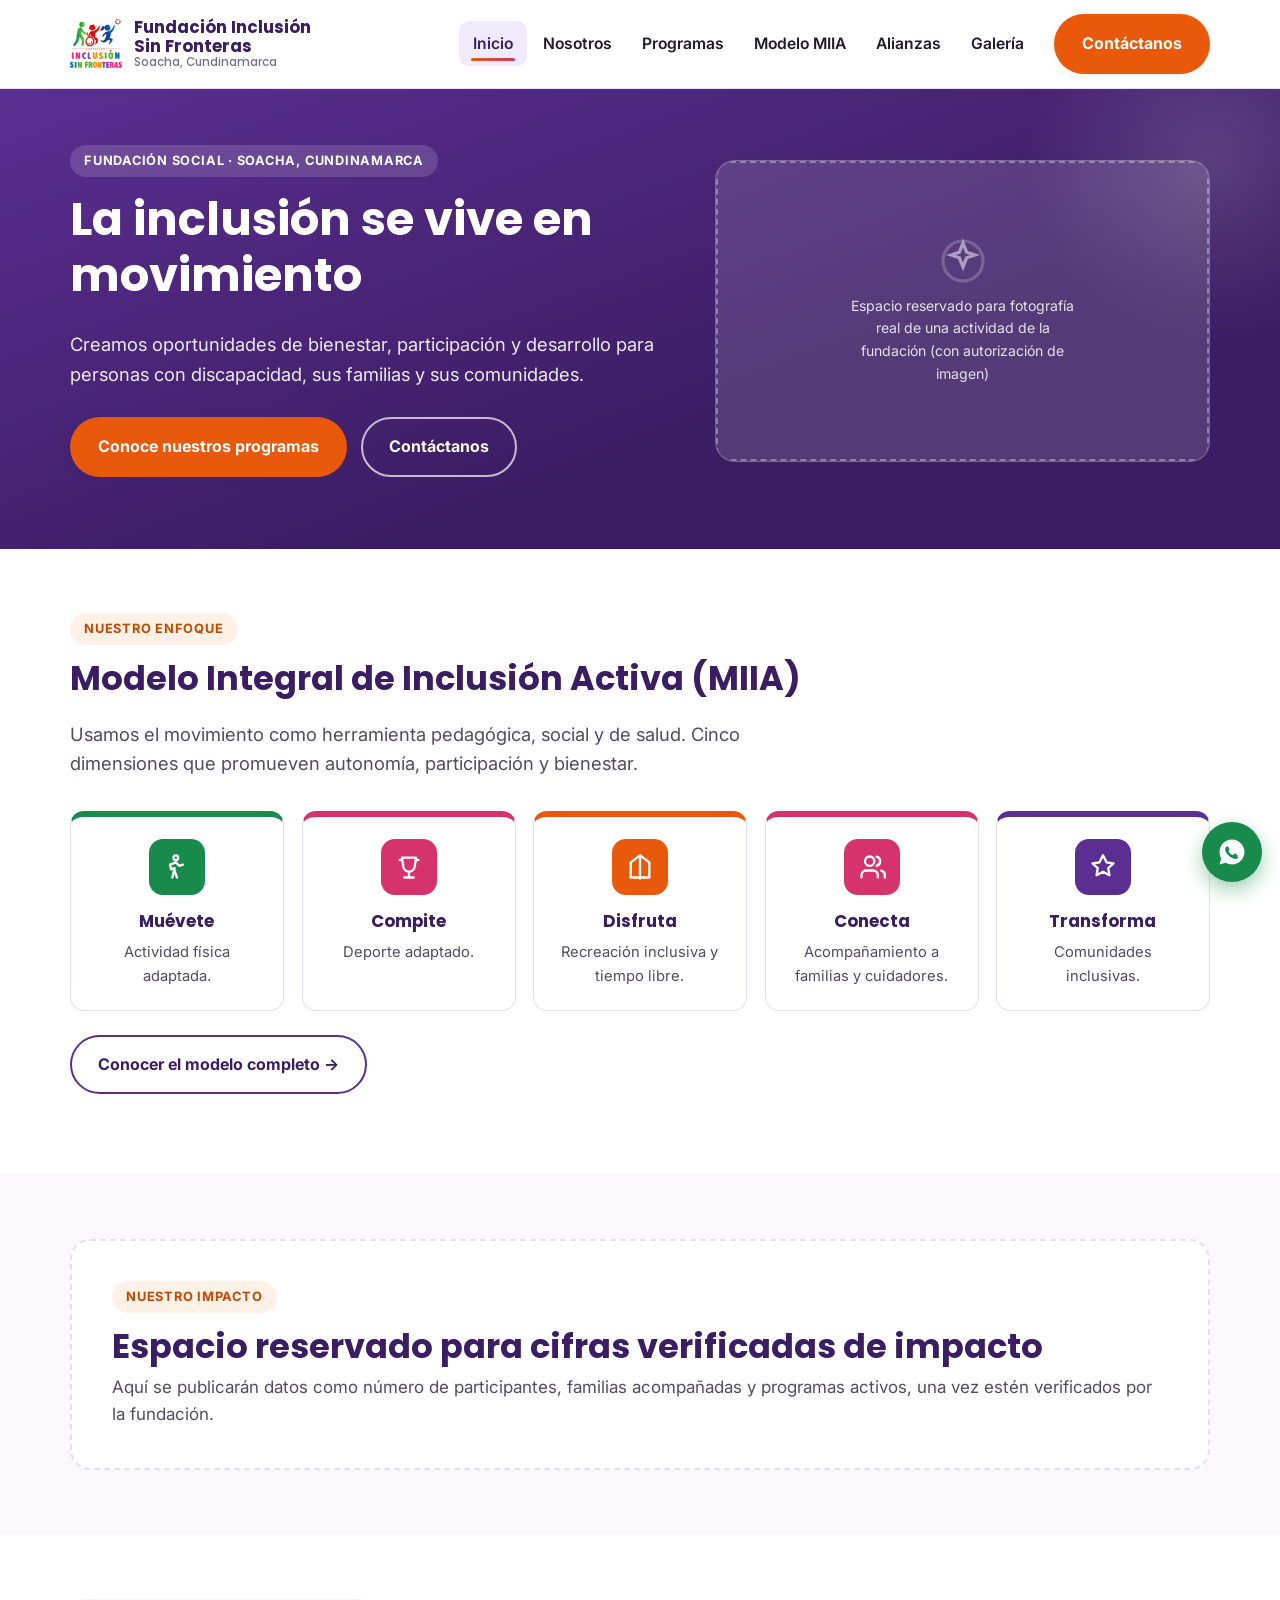
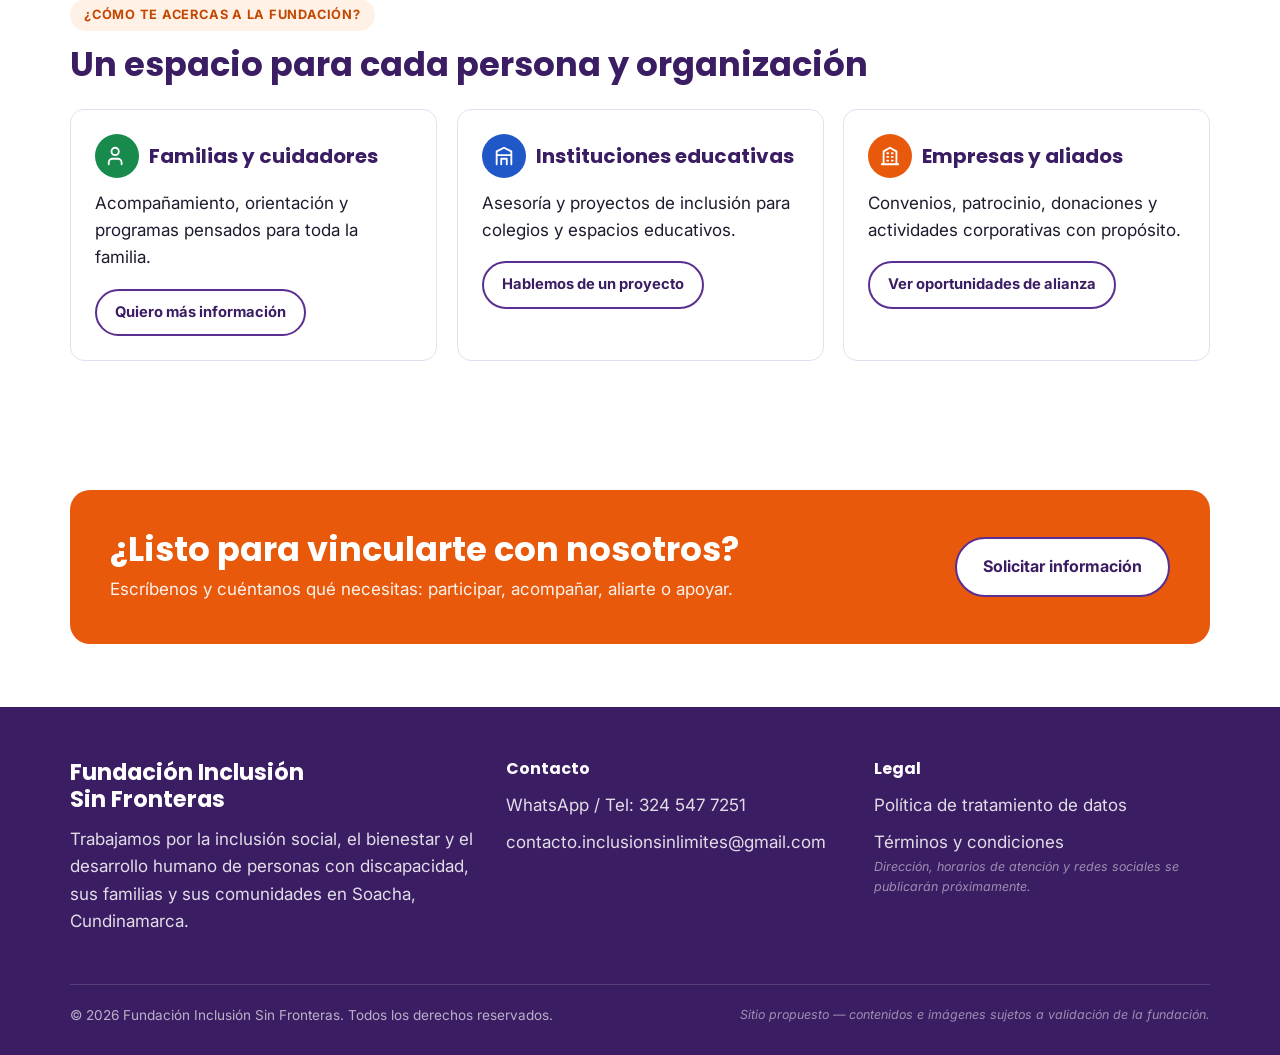
<file: index.html>
<!DOCTYPE html>
<html lang="es">
<head>
<meta charset="UTF-8">
<meta name="viewport" content="width=device-width, initial-scale=1.0">
<title>Fundación Inclusión Sin Fronteras | Inclusión, deporte adaptado y bienestar en Soacha</title>
<meta name="description" content="Fundación Inclusión Sin Fronteras: programas de actividad física adaptada, deporte adaptado, recreación inclusiva y acompañamiento a familias en Soacha, Cundinamarca. La inclusión se vive en movimiento.">
<meta name="keywords" content="inclusión, discapacidad, deporte adaptado, actividad física adaptada, recreación inclusiva, Soacha, Cundinamarca, fundación inclusión">
<meta property="og:title" content="Fundación Inclusión Sin Fronteras">
<meta property="og:description" content="Creamos oportunidades de bienestar, participación y desarrollo para personas con discapacidad, sus familias y sus comunidades en Soacha, Cundinamarca.">
<meta property="og:type" content="website">
<link rel="preconnect" href="https://fonts.googleapis.com">
<link rel="preconnect" href="https://fonts.gstatic.com" crossorigin>
<link href="https://fonts.googleapis.com/css2?family=Poppins:wght@600;700;800&family=Inter:wght@400;500;600;700&display=swap" rel="stylesheet">
<link rel="icon" type="image/svg+xml" href="img/logo-fundacion.svg">
<link rel="stylesheet" href="css/style.css">
</head>
<body>
<a class="skip-link" href="#main">Saltar al contenido principal</a>

<header class="site-header">
  <div class="header-inner">
    <a class="brand" href="index.html">
      <img class="brand-mark" src="img/logo-fundacion.svg" alt="Fundación Inclusión Sin Fronteras" width="52" height="52">
      <span>
        <span class="brand-name">Fundación Inclusión<br>Sin Fronteras</span>
        <span class="brand-tagline">Soacha, Cundinamarca</span>
      </span>
    </a>

    <button class="nav-toggle" data-nav-toggle type="button" aria-expanded="false" aria-controls="main-nav" aria-label="Abrir menú de navegación">
      <svg viewBox="0 0 24 24" fill="none" stroke="currentColor" stroke-width="2" aria-hidden="true"><path d="M4 6h16M4 12h16M4 18h16" stroke-linecap="round"/></svg>
    </button>

    <div class="nav-scrim" data-nav-scrim></div>
    <nav class="main-nav" data-nav id="main-nav" aria-label="Navegación principal">
      <button class="nav-close" data-nav-close type="button" aria-label="Cerrar menú de navegación">
        <svg viewBox="0 0 24 24" fill="none" stroke="currentColor" stroke-width="2" aria-hidden="true"><path d="M6 6l12 12M18 6L6 18" stroke-linecap="round"/></svg>
      </button>
      <ul>
        <li><a href="index.html" aria-current="page">Inicio</a></li>
        <li><a href="nosotros.html">Nosotros</a></li>
        <li><a href="programas.html">Programas</a></li>
        <li><a href="miia.html">Modelo MIIA</a></li>
        <li><a href="alianzas.html">Alianzas</a></li>
        <li><a href="galeria.html">Galería</a></li>
      </ul>
      <div class="nav-cta">
        <a class="btn btn-primary btn-block" href="contacto.html">Contáctanos</a>
      </div>
    </nav>
  </div>
</header>

<main id="main">

  <!-- HERO -->
  <section class="hero">
    <div class="container hero-grid">
      <div>
        <span class="eyebrow" style="background:rgba(255,255,255,0.15); color:#fff;">Fundación social · Soacha, Cundinamarca</span>
        <h1>La inclusión se vive en movimiento</h1>
        <p class="lead">Creamos oportunidades de bienestar, participación y desarrollo para personas con discapacidad, sus familias y sus comunidades.</p>
        <div class="hero-actions">
          <a class="btn btn-primary" href="programas.html">Conoce nuestros programas</a>
          <a class="btn btn-outline-light" href="contacto.html">Contáctanos</a>
        </div>
      </div>
      <div class="hero-art">
        <div class="photo-frame">
          <svg viewBox="0 0 24 24" fill="none" stroke="currentColor" stroke-width="1.6" aria-hidden="true"><path d="M12 3l1.8 4.6L18 9l-4.2 1.4L12 15l-1.8-4.6L6 9l4.2-1.4L12 3z"/><circle cx="12" cy="12" r="10" opacity="0.4"/></svg>
          <span>Espacio reservado para fotografía real de una actividad de la fundación (con autorización de imagen)</span>
        </div>
      </div>
    </div>
  </section>

  <!-- MIIA preview -->
  <section class="section">
    <div class="container">
      <span class="eyebrow">Nuestro enfoque</span>
      <h2>Modelo Integral de Inclusión Activa (MIIA)</h2>
      <p class="lead">Usamos el movimiento como herramienta pedagógica, social y de salud. Cinco dimensiones que promueven autonomía, participación y bienestar.</p>

      <div class="miia-band" style="margin-top:32px;">
        <div class="miia-item" style="--accent:#178A4C;">
          <div class="card-icon tone-green" style="margin-left:auto;margin-right:auto;">
            <svg viewBox="0 0 24 24" fill="none" stroke="currentColor" stroke-width="2" aria-hidden="true"><path d="M13 4a2 2 0 11-2-2 2 2 0 012 2zM8 21l2-8-3 1-1-4 5-2 3 3 3-1M9 13l3 8" stroke-linecap="round" stroke-linejoin="round"/></svg>
          </div>
          <h3>Muévete</h3>
          <p>Actividad física adaptada.</p>
        </div>
        <div class="miia-item" style="--accent:#D6336C;">
          <div class="card-icon tone-red" style="margin-left:auto;margin-right:auto;">
            <svg viewBox="0 0 24 24" fill="none" stroke="currentColor" stroke-width="2" aria-hidden="true"><path d="M8 21h8M12 17v4M6 4h12l-1 7a5 5 0 01-10 0L6 4zM4 6h2M18 6h2" stroke-linecap="round" stroke-linejoin="round"/></svg>
          </div>
          <h3>Compite</h3>
          <p>Deporte adaptado.</p>
        </div>
        <div class="miia-item" style="--accent:#E8590C;">
          <div class="card-icon tone-orange" style="margin-left:auto;margin-right:auto;">
            <svg viewBox="0 0 24 24" fill="none" stroke="currentColor" stroke-width="2" aria-hidden="true"><path d="M12 2v20M4 8l8-6 8 6M4 8v13h16V8" stroke-linecap="round" stroke-linejoin="round"/></svg>
          </div>
          <h3>Disfruta</h3>
          <p>Recreación inclusiva y tiempo libre.</p>
        </div>
        <div class="miia-item" style="--accent:#D6336C;">
          <div class="card-icon tone-pink" style="margin-left:auto;margin-right:auto;">
            <svg viewBox="0 0 24 24" fill="none" stroke="currentColor" stroke-width="2" aria-hidden="true"><path d="M17 21v-2a4 4 0 00-4-4H7a4 4 0 00-4 4v2M10 11a4 4 0 100-8 4 4 0 000 8zM23 21v-2a4 4 0 00-3-3.87M16 3.13a4 4 0 010 7.75" stroke-linecap="round" stroke-linejoin="round"/></svg>
          </div>
          <h3>Conecta</h3>
          <p>Acompañamiento a familias y cuidadores.</p>
        </div>
        <div class="miia-item" style="--accent:#5B2E91;">
          <div class="card-icon tone-purple" style="margin-left:auto;margin-right:auto;">
            <svg viewBox="0 0 24 24" fill="none" stroke="currentColor" stroke-width="2" aria-hidden="true"><path d="M12 2l3 6 6 1-4.5 4 1 6L12 16l-5.5 3 1-6L3 9l6-1 3-6z" stroke-linecap="round" stroke-linejoin="round"/></svg>
          </div>
          <h3>Transforma</h3>
          <p>Comunidades inclusivas.</p>
        </div>
      </div>

      <p style="margin-top:24px;">
        <a class="btn btn-secondary" href="miia.html">Conocer el modelo completo →</a>
      </p>
    </div>
  </section>

  <!-- Impacto (placeholder, sin cifras inventadas) -->
  <section class="section section-soft">
    <div class="container">
      <div class="cta-strip" style="background:#fff; border:2px dashed var(--border); box-shadow:none;">
        <div>
          <span class="eyebrow">Nuestro impacto</span>
          <h2 style="color:var(--purple-dark);">Espacio reservado para cifras verificadas de impacto</h2>
          <p style="color:var(--ink-soft);">Aquí se publicarán datos como número de participantes, familias acompañadas y programas activos, una vez estén verificados por la fundación.</p>
        </div>
      </div>
    </div>
  </section>

  <!-- Llamados por público -->
  <section class="section">
    <div class="container">
      <span class="eyebrow">¿Cómo te acercas a la fundación?</span>
      <h2>Un espacio para cada persona y organización</h2>
      <div class="audience-grid" style="margin-top:24px;">
        <div class="audience-card">
          <h3><span class="icon-circle" style="background:var(--green);"><svg viewBox="0 0 24 24" fill="none" stroke="#fff" stroke-width="2"><path d="M17 21v-2a4 4 0 00-4-4H7a4 4 0 00-4 4v2M10 11a4 4 0 100-8 4 4 0 000 8z" stroke-linecap="round" stroke-linejoin="round"/></svg></span>Familias y cuidadores</h3>
          <p>Acompañamiento, orientación y programas pensados para toda la familia.</p>
          <a class="btn btn-sm btn-secondary" href="contacto.html?interes=familias">Quiero más información</a>
        </div>
        <div class="audience-card">
          <h3><span class="icon-circle" style="background:var(--blue);"><svg viewBox="0 0 24 24" fill="none" stroke="#fff" stroke-width="2"><path d="M4 21V7l8-4 8 4v14M9 21v-6h6v6M4 11h16" stroke-linecap="round" stroke-linejoin="round"/></svg></span>Instituciones educativas</h3>
          <p>Asesoría y proyectos de inclusión para colegios y espacios educativos.</p>
          <a class="btn btn-sm btn-secondary" href="contacto.html?interes=alianzas">Hablemos de un proyecto</a>
        </div>
        <div class="audience-card">
          <h3><span class="icon-circle" style="background:var(--orange);"><svg viewBox="0 0 24 24" fill="none" stroke="#fff" stroke-width="2"><path d="M3 21h18M5 21V7l7-4 7 4v14M9 9h1m4 0h1m-6 4h1m4 0h1m-6 4h1m4 0h1" stroke-linecap="round" stroke-linejoin="round"/></svg></span>Empresas y aliados</h3>
          <p>Convenios, patrocinio, donaciones y actividades corporativas con propósito.</p>
          <a class="btn btn-sm btn-secondary" href="alianzas.html">Ver oportunidades de alianza</a>
        </div>
      </div>
    </div>
  </section>

  <!-- CTA final -->
  <section class="section">
    <div class="container">
      <div class="cta-strip">
        <div>
          <h2>¿Listo para vincularte con nosotros?</h2>
          <p>Escríbenos y cuéntanos qué necesitas: participar, acompañar, aliarte o apoyar.</p>
        </div>
        <a class="btn btn-secondary" href="contacto.html">Solicitar información</a>
      </div>
    </div>
  </section>

</main>

<a class="wa-float" href="https://wa.me/573245477251" target="_blank" rel="noopener" aria-label="Escríbenos por WhatsApp">
  <svg viewBox="0 0 24 24" fill="currentColor" aria-hidden="true"><path d="M12 2C6.48 2 2 6.48 2 12c0 1.85.5 3.58 1.38 5.07L2 22l5.07-1.38C8.56 21.5 10.29 22 12 22c5.52 0 10-4.48 10-10S17.52 2 12 2zm5.2 14.2c-.22.62-1.09 1.14-1.79 1.29-.48.1-1.1.18-3.2-.68-2.68-1.11-4.41-3.82-4.54-4-.13-.18-1.08-1.44-1.08-2.75 0-1.31.69-1.95.93-2.22.22-.24.48-.3.64-.3h.46c.15 0 .35-.06.54.41.2.48.68 1.66.74 1.78.06.12.1.27.02.43-.08.16-.12.26-.24.4-.12.14-.25.31-.36.42-.12.12-.25.25-.11.49.14.24.62 1.03 1.34 1.67.92.82 1.7 1.08 1.94 1.2.24.12.38.1.53-.06.15-.16.6-.7.76-.94.16-.24.32-.2.53-.12.21.08 1.35.64 1.58.76.23.12.38.18.44.28.06.1.06.58-.16 1.2z"/></svg>
</a>

<footer class="site-footer">
  <div class="container">
    <div class="footer-grid">
      <div>
        <h2>Fundación Inclusión<br>Sin Fronteras</h2>
        <p>Trabajamos por la inclusión social, el bienestar y el desarrollo humano de personas con discapacidad, sus familias y sus comunidades en Soacha, Cundinamarca.</p>
      </div>
      <div>
        <h3>Contacto</h3>
        <ul class="footer-list">
          <li><a href="tel:+573245477251">WhatsApp / Tel: 324 547 7251</a></li>
          <li><a href="mailto:contacto.inclusionsinlimites@gmail.com">contacto.inclusionsinlimites@gmail.com</a></li>
        </ul>
      </div>
      <div>
        <h3>Legal</h3>
        <ul class="footer-list">
          <li><a href="privacidad.html">Política de tratamiento de datos</a></li>
          <li><a href="terminos.html">Términos y condiciones</a></li>
        </ul>
        <p class="editable-note">Dirección, horarios de atención y redes sociales se publicarán próximamente.</p>
      </div>
    </div>
    <div class="footer-bottom">
      <span>© <span data-year></span> Fundación Inclusión Sin Fronteras. Todos los derechos reservados.</span>
      <span class="editable-note">Sitio propuesto — contenidos e imágenes sujetos a validación de la fundación.</span>
    </div>
  </div>
</footer>

<script src="js/main.js"></script>
</body>
</html>
</file>
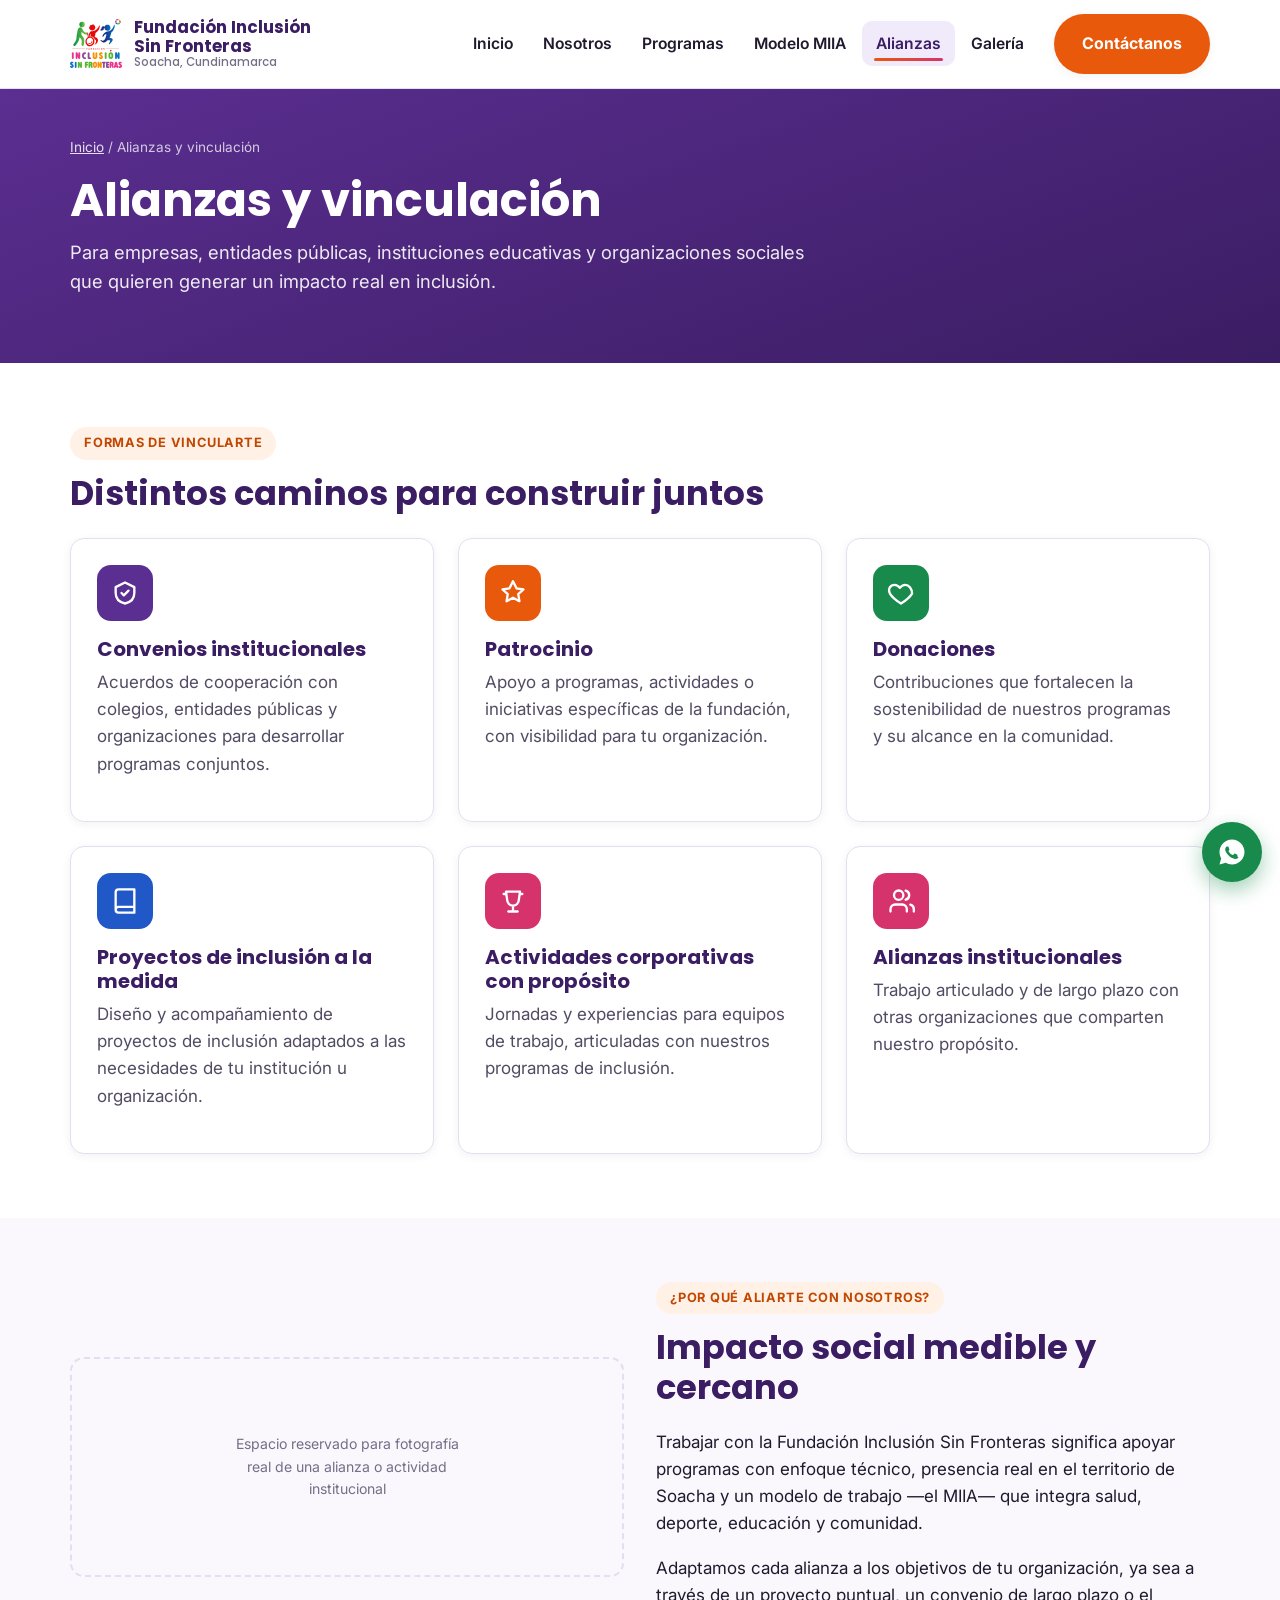
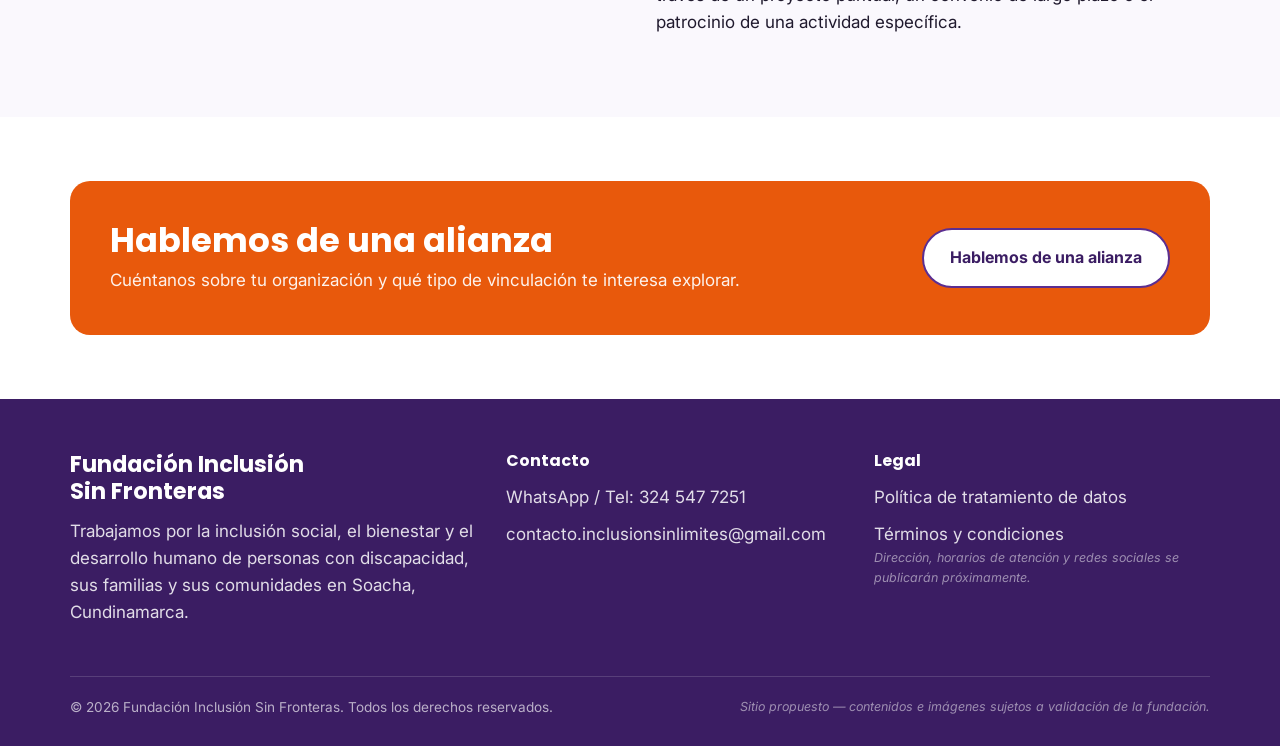
<file: alianzas.html>
<!DOCTYPE html>
<html lang="es">
<head>
<meta charset="UTF-8">
<meta name="viewport" content="width=device-width, initial-scale=1.0">
<title>Alianzas y vinculación | Fundación Inclusión Sin Fronteras</title>
<meta name="description" content="Convenios, patrocinio, donaciones y alianzas institucionales con empresas, entidades públicas, instituciones educativas y organizaciones sociales en Soacha, Cundinamarca.">
<meta name="keywords" content="alianzas, patrocinio, donaciones, responsabilidad social, inclusión, Soacha, Cundinamarca">
<link rel="preconnect" href="https://fonts.googleapis.com">
<link rel="preconnect" href="https://fonts.gstatic.com" crossorigin>
<link href="https://fonts.googleapis.com/css2?family=Poppins:wght@600;700;800&family=Inter:wght@400;500;600;700&display=swap" rel="stylesheet">
<link rel="icon" type="image/svg+xml" href="img/logo-fundacion.svg">
<link rel="stylesheet" href="css/style.css">
</head>
<body>
<a class="skip-link" href="#main">Saltar al contenido principal</a>

<header class="site-header">
  <div class="header-inner">
    <a class="brand" href="index.html">
      <img class="brand-mark" src="img/logo-fundacion.svg" alt="Fundación Inclusión Sin Fronteras" width="52" height="52">
      <span>
        <span class="brand-name">Fundación Inclusión<br>Sin Fronteras</span>
        <span class="brand-tagline">Soacha, Cundinamarca</span>
      </span>
    </a>

    <button class="nav-toggle" data-nav-toggle type="button" aria-expanded="false" aria-controls="main-nav" aria-label="Abrir menú de navegación">
      <svg viewBox="0 0 24 24" fill="none" stroke="currentColor" stroke-width="2" aria-hidden="true"><path d="M4 6h16M4 12h16M4 18h16" stroke-linecap="round"/></svg>
    </button>

    <div class="nav-scrim" data-nav-scrim></div>
    <nav class="main-nav" data-nav id="main-nav" aria-label="Navegación principal">
      <button class="nav-close" data-nav-close type="button" aria-label="Cerrar menú de navegación">
        <svg viewBox="0 0 24 24" fill="none" stroke="currentColor" stroke-width="2" aria-hidden="true"><path d="M6 6l12 12M18 6L6 18" stroke-linecap="round"/></svg>
      </button>
      <ul>
        <li><a href="index.html">Inicio</a></li>
        <li><a href="nosotros.html">Nosotros</a></li>
        <li><a href="programas.html">Programas</a></li>
        <li><a href="miia.html">Modelo MIIA</a></li>
        <li><a href="alianzas.html" aria-current="page">Alianzas</a></li>
        <li><a href="galeria.html">Galería</a></li>
      </ul>
      <div class="nav-cta">
        <a class="btn btn-primary btn-block" href="contacto.html">Contáctanos</a>
      </div>
    </nav>
  </div>
</header>

<main id="main">

  <section class="page-hero">
    <div class="container">
      <p class="breadcrumb"><a href="index.html">Inicio</a> / Alianzas y vinculación</p>
      <h1>Alianzas y vinculación</h1>
      <p class="lead">Para empresas, entidades públicas, instituciones educativas y organizaciones sociales que quieren generar un impacto real en inclusión.</p>
    </div>
  </section>

  <section class="section">
    <div class="container">
      <span class="eyebrow">Formas de vincularte</span>
      <h2>Distintos caminos para construir juntos</h2>
      <div class="card-grid cols-3" style="margin-top:24px;">

        <div class="card">
          <div class="card-icon tone-purple"><svg viewBox="0 0 24 24" fill="none" stroke="#fff" stroke-width="2"><path d="M9 12l2 2 4-4M12 3l8 4v5c0 5-3.5 8-8 9-4.5-1-8-4-8-9V7l8-4z" stroke-linecap="round" stroke-linejoin="round"/></svg></div>
          <h3>Convenios institucionales</h3>
          <p>Acuerdos de cooperación con colegios, entidades públicas y organizaciones para desarrollar programas conjuntos.</p>
        </div>

        <div class="card">
          <div class="card-icon tone-orange"><svg viewBox="0 0 24 24" fill="none" stroke="#fff" stroke-width="2"><path d="M12 2l3 6 6 1-4.5 4 1 6L12 16l-5.5 3 1-6L3 9l6-1 3-6z" stroke-linecap="round" stroke-linejoin="round"/></svg></div>
          <h3>Patrocinio</h3>
          <p>Apoyo a programas, actividades o iniciativas específicas de la fundación, con visibilidad para tu organización.</p>
        </div>

        <div class="card">
          <div class="card-icon tone-green"><svg viewBox="0 0 24 24" fill="none" stroke="#fff" stroke-width="2"><path d="M12 21s-7-4.35-9.5-8.5C.5 8.5 3 5 6.5 5c2 0 3.5 1.2 4.5 2.6C12 6.2 13.5 5 15.5 5 19 5 21.5 8.5 21.5 12.5 19 16.65 12 21 12 21z" stroke-linecap="round" stroke-linejoin="round"/></svg></div>
          <h3>Donaciones</h3>
          <p>Contribuciones que fortalecen la sostenibilidad de nuestros programas y su alcance en la comunidad.</p>
        </div>

        <div class="card">
          <div class="card-icon tone-blue"><svg viewBox="0 0 24 24" fill="none" stroke="#fff" stroke-width="2"><path d="M4 19.5A2.5 2.5 0 016.5 17H20M4 19.5A2.5 2.5 0 006.5 22H20V2H6.5A2.5 2.5 0 004 4.5v15z" stroke-linecap="round" stroke-linejoin="round"/></svg></div>
          <h3>Proyectos de inclusión a la medida</h3>
          <p>Diseño y acompañamiento de proyectos de inclusión adaptados a las necesidades de tu institución u organización.</p>
        </div>

        <div class="card">
          <div class="card-icon tone-red"><svg viewBox="0 0 24 24" fill="none" stroke="#fff" stroke-width="2"><path d="M8 21h8M12 17v4M6 4h12l-1 7a5 5 0 01-10 0L6 4zM4 6h2M18 6h2" stroke-linecap="round" stroke-linejoin="round"/></svg></div>
          <h3>Actividades corporativas con propósito</h3>
          <p>Jornadas y experiencias para equipos de trabajo, articuladas con nuestros programas de inclusión.</p>
        </div>

        <div class="card">
          <div class="card-icon tone-pink"><svg viewBox="0 0 24 24" fill="none" stroke="#fff" stroke-width="2"><path d="M17 21v-2a4 4 0 00-4-4H7a4 4 0 00-4 4v2M10 11a4 4 0 100-8 4 4 0 000 8zM23 21v-2a4 4 0 00-3-3.87M16 3.13a4 4 0 010 7.75" stroke-linecap="round" stroke-linejoin="round"/></svg></div>
          <h3>Alianzas institucionales</h3>
          <p>Trabajo articulado y de largo plazo con otras organizaciones que comparten nuestro propósito.</p>
        </div>

      </div>
    </div>
  </section>

  <section class="section section-soft">
    <div class="container two-col">
      <div class="photo-frame">
        <span>Espacio reservado para fotografía real de una alianza o actividad institucional</span>
      </div>
      <div>
        <span class="eyebrow">¿Por qué aliarte con nosotros?</span>
        <h2>Impacto social medible y cercano</h2>
        <p>Trabajar con la Fundación Inclusión Sin Fronteras significa apoyar programas con enfoque técnico, presencia real en el territorio de Soacha y un modelo de trabajo —el MIIA— que integra salud, deporte, educación y comunidad.</p>
        <p>Adaptamos cada alianza a los objetivos de tu organización, ya sea a través de un proyecto puntual, un convenio de largo plazo o el patrocinio de una actividad específica.</p>
      </div>
    </div>
  </section>

  <section class="section">
    <div class="container">
      <div class="cta-strip">
        <div>
          <h2>Hablemos de una alianza</h2>
          <p>Cuéntanos sobre tu organización y qué tipo de vinculación te interesa explorar.</p>
        </div>
        <a class="btn btn-secondary" href="contacto.html?interes=alianzas">Hablemos de una alianza</a>
      </div>
    </div>
  </section>

</main>

<a class="wa-float" href="https://wa.me/573245477251" target="_blank" rel="noopener" aria-label="Escríbenos por WhatsApp">
  <svg viewBox="0 0 24 24" fill="currentColor" aria-hidden="true"><path d="M12 2C6.48 2 2 6.48 2 12c0 1.85.5 3.58 1.38 5.07L2 22l5.07-1.38C8.56 21.5 10.29 22 12 22c5.52 0 10-4.48 10-10S17.52 2 12 2zm5.2 14.2c-.22.62-1.09 1.14-1.79 1.29-.48.1-1.1.18-3.2-.68-2.68-1.11-4.41-3.82-4.54-4-.13-.18-1.08-1.44-1.08-2.75 0-1.31.69-1.95.93-2.22.22-.24.48-.3.64-.3h.46c.15 0 .35-.06.54.41.2.48.68 1.66.74 1.78.06.12.1.27.02.43-.08.16-.12.26-.24.4-.12.14-.25.31-.36.42-.12.12-.25.25-.11.49.14.24.62 1.03 1.34 1.67.92.82 1.7 1.08 1.94 1.2.24.12.38.1.53-.06.15-.16.6-.7.76-.94.16-.24.32-.2.53-.12.21.08 1.35.64 1.58.76.23.12.38.18.44.28.06.1.06.58-.16 1.2z"/></svg>
</a>

<footer class="site-footer">
  <div class="container">
    <div class="footer-grid">
      <div>
        <h2>Fundación Inclusión<br>Sin Fronteras</h2>
        <p>Trabajamos por la inclusión social, el bienestar y el desarrollo humano de personas con discapacidad, sus familias y sus comunidades en Soacha, Cundinamarca.</p>
      </div>
      <div>
        <h3>Contacto</h3>
        <ul class="footer-list">
          <li><a href="tel:+573245477251">WhatsApp / Tel: 324 547 7251</a></li>
          <li><a href="mailto:contacto.inclusionsinlimites@gmail.com">contacto.inclusionsinlimites@gmail.com</a></li>
        </ul>
      </div>
      <div>
        <h3>Legal</h3>
        <ul class="footer-list">
          <li><a href="privacidad.html">Política de tratamiento de datos</a></li>
          <li><a href="terminos.html">Términos y condiciones</a></li>
        </ul>
        <p class="editable-note">Dirección, horarios de atención y redes sociales se publicarán próximamente.</p>
      </div>
    </div>
    <div class="footer-bottom">
      <span>© <span data-year></span> Fundación Inclusión Sin Fronteras. Todos los derechos reservados.</span>
      <span class="editable-note">Sitio propuesto — contenidos e imágenes sujetos a validación de la fundación.</span>
    </div>
  </div>
</footer>

<script src="js/main.js"></script>
</body>
</html>
</file>
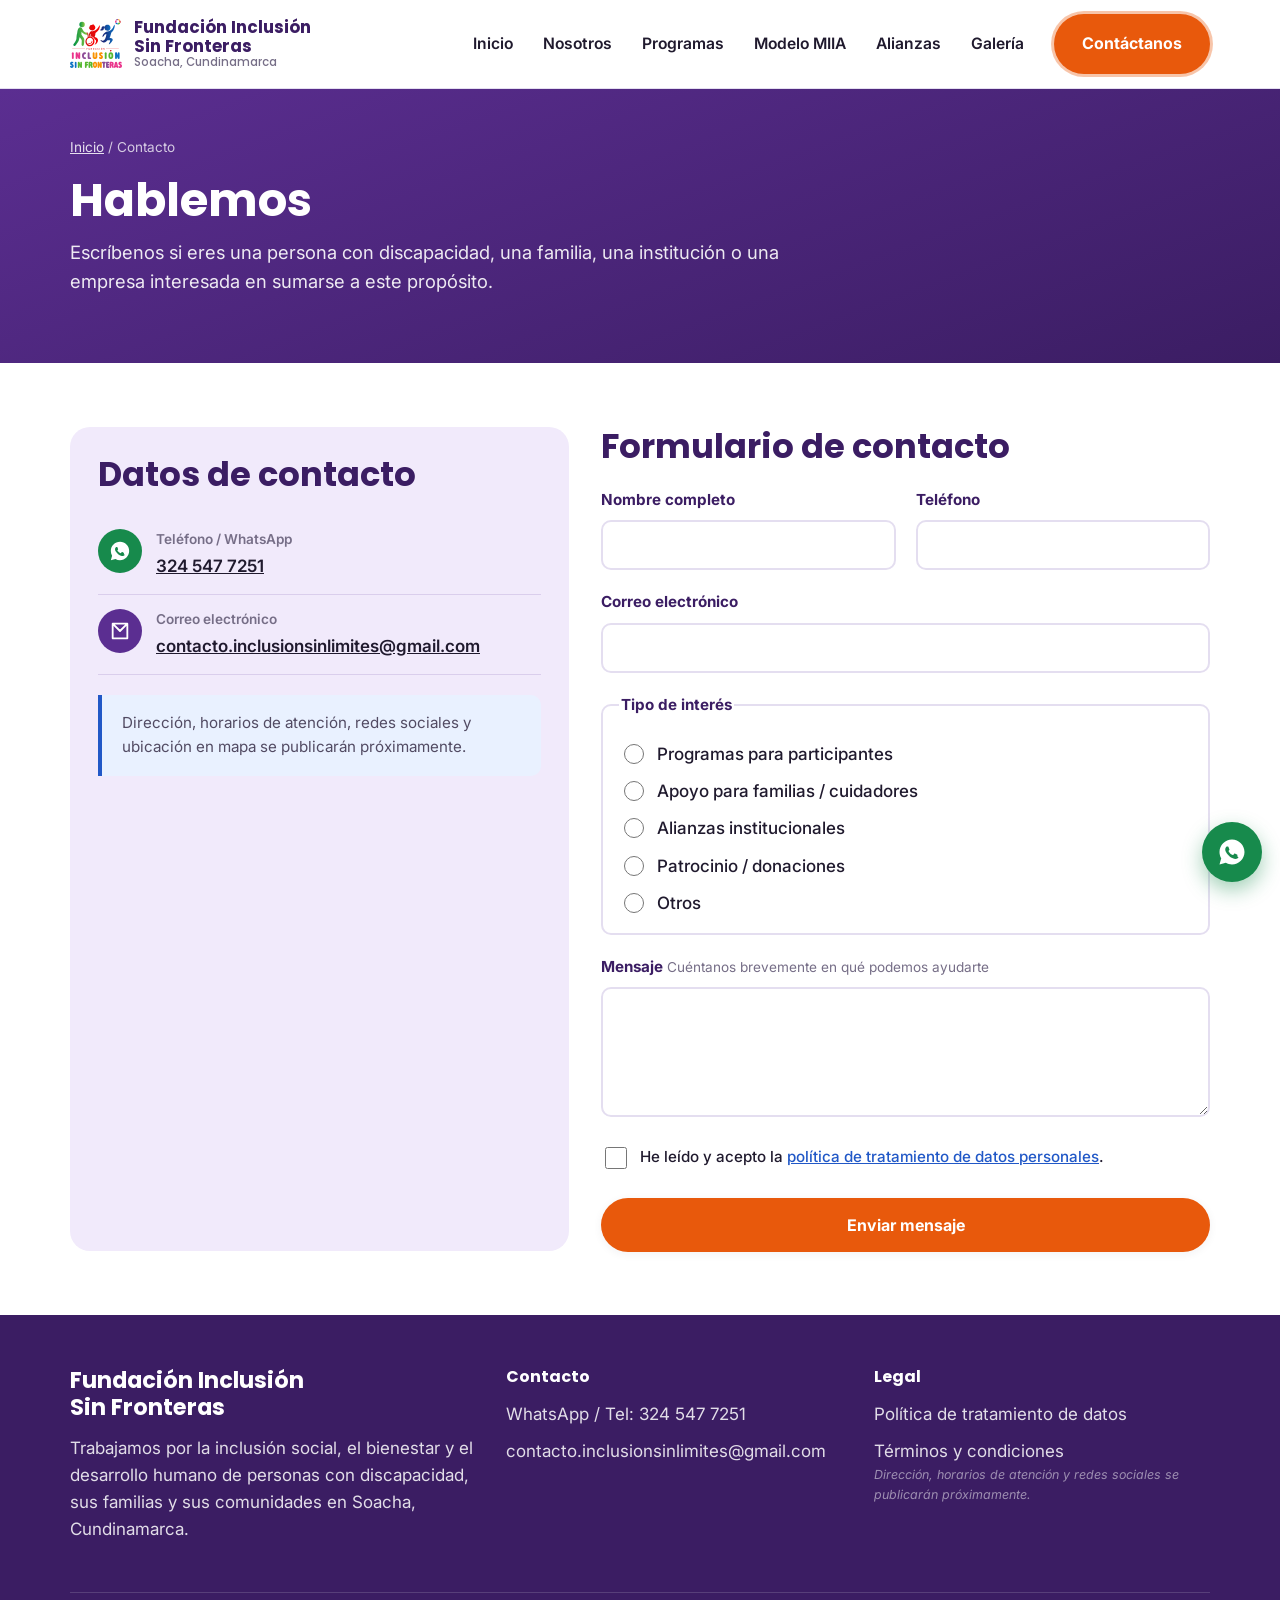
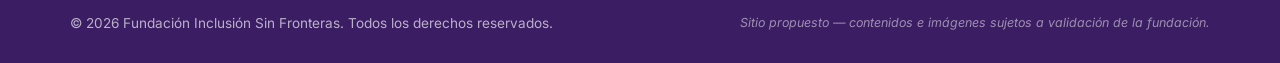
<file: contacto.html>
<!DOCTYPE html>
<html lang="es">
<head>
<meta charset="UTF-8">
<meta name="viewport" content="width=device-width, initial-scale=1.0">
<title>Contacto | Fundación Inclusión Sin Fronteras</title>
<meta name="description" content="Contáctanos por WhatsApp, correo o formulario. Fundación Inclusión Sin Fronteras, Soacha, Cundinamarca. Programas, alianzas, patrocinio y donaciones.">
<meta name="keywords" content="contacto, fundación inclusión, Soacha, Cundinamarca, WhatsApp, alianzas">
<link rel="preconnect" href="https://fonts.googleapis.com">
<link rel="preconnect" href="https://fonts.gstatic.com" crossorigin>
<link href="https://fonts.googleapis.com/css2?family=Poppins:wght@600;700;800&family=Inter:wght@400;500;600;700&display=swap" rel="stylesheet">
<link rel="icon" type="image/svg+xml" href="img/logo-fundacion.svg">
<link rel="stylesheet" href="css/style.css">
</head>
<body>
<a class="skip-link" href="#main">Saltar al contenido principal</a>

<header class="site-header">
  <div class="header-inner">
    <a class="brand" href="index.html">
      <img class="brand-mark" src="img/logo-fundacion.svg" alt="Fundación Inclusión Sin Fronteras" width="52" height="52">
      <span>
        <span class="brand-name">Fundación Inclusión<br>Sin Fronteras</span>
        <span class="brand-tagline">Soacha, Cundinamarca</span>
      </span>
    </a>

    <button class="nav-toggle" data-nav-toggle type="button" aria-expanded="false" aria-controls="main-nav" aria-label="Abrir menú de navegación">
      <svg viewBox="0 0 24 24" fill="none" stroke="currentColor" stroke-width="2" aria-hidden="true"><path d="M4 6h16M4 12h16M4 18h16" stroke-linecap="round"/></svg>
    </button>

    <div class="nav-scrim" data-nav-scrim></div>
    <nav class="main-nav" data-nav id="main-nav" aria-label="Navegación principal">
      <button class="nav-close" data-nav-close type="button" aria-label="Cerrar menú de navegación">
        <svg viewBox="0 0 24 24" fill="none" stroke="currentColor" stroke-width="2" aria-hidden="true"><path d="M6 6l12 12M18 6L6 18" stroke-linecap="round"/></svg>
      </button>
      <ul>
        <li><a href="index.html">Inicio</a></li>
        <li><a href="nosotros.html">Nosotros</a></li>
        <li><a href="programas.html">Programas</a></li>
        <li><a href="miia.html">Modelo MIIA</a></li>
        <li><a href="alianzas.html">Alianzas</a></li>
        <li><a href="galeria.html">Galería</a></li>
      </ul>
      <div class="nav-cta">
        <a class="btn btn-primary btn-block" href="contacto.html" aria-current="page">Contáctanos</a>
      </div>
    </nav>
  </div>
</header>

<main id="main">

  <section class="page-hero">
    <div class="container">
      <p class="breadcrumb"><a href="index.html">Inicio</a> / Contacto</p>
      <h1>Hablemos</h1>
      <p class="lead">Escríbenos si eres una persona con discapacidad, una familia, una institución o una empresa interesada en sumarse a este propósito.</p>
    </div>
  </section>

  <section class="section">
    <div class="container contact-grid">

      <div class="contact-info-card">
        <h2>Datos de contacto</h2>

        <div class="contact-method">
          <span class="icon-circle" style="background:var(--green);">
            <svg viewBox="0 0 24 24" fill="currentColor" aria-hidden="true"><path d="M12 2C6.48 2 2 6.48 2 12c0 1.85.5 3.58 1.38 5.07L2 22l5.07-1.38C8.56 21.5 10.29 22 12 22c5.52 0 10-4.48 10-10S17.52 2 12 2zm5.2 14.2c-.22.62-1.09 1.14-1.79 1.29-.48.1-1.1.18-3.2-.68-2.68-1.11-4.41-3.82-4.54-4-.13-.18-1.08-1.44-1.08-2.75 0-1.31.69-1.95.93-2.22.22-.24.48-.3.64-.3h.46c.15 0 .35-.06.54.41.2.48.68 1.66.74 1.78.06.12.1.27.02.43-.08.16-.12.26-.24.4-.12.14-.25.31-.36.42-.12.12-.25.25-.11.49.14.24.62 1.03 1.34 1.67.92.82 1.7 1.08 1.94 1.2.24.12.38.1.53-.06.15-.16.6-.7.76-.94.16-.24.32-.2.53-.12.21.08 1.35.64 1.58.76.23.12.38.18.44.28.06.1.06.58-.16 1.2z"/></svg>
          </span>
          <div>
            <p style="margin-bottom:2px; font-size:0.85rem; color:var(--ink-faint); font-weight:600;">Teléfono / WhatsApp</p>
            <a href="tel:+573245477251">324 547 7251</a>
          </div>
        </div>

        <div class="contact-method">
          <span class="icon-circle">
            <svg viewBox="0 0 24 24" fill="none" stroke="#fff" stroke-width="2"><path d="M4 4h16v16H4V4zm0 0l8 8 8-8" stroke-linecap="round" stroke-linejoin="round"/></svg>
          </span>
          <div>
            <p style="margin-bottom:2px; font-size:0.85rem; color:var(--ink-faint); font-weight:600;">Correo electrónico</p>
            <a href="mailto:contacto.inclusionsinlimites@gmail.com">contacto.inclusionsinlimites@gmail.com</a>
          </div>
        </div>

        <div class="note-box" style="margin-top:20px;">
          Dirección, horarios de atención, redes sociales y ubicación en mapa se publicarán próximamente.
        </div>
      </div>

      <div>
        <h2>Formulario de contacto</h2>
        <form data-contact-form novalidate>

          <div class="form-row two">
            <div class="field">
              <label for="nombre">Nombre completo</label>
              <input type="text" id="nombre" name="nombre" autocomplete="name" required>
              <p class="error-text" role="alert"></p>
            </div>
            <div class="field">
              <label for="telefono">Teléfono</label>
              <input type="tel" id="telefono" name="telefono" autocomplete="tel" required>
              <p class="error-text" role="alert"></p>
            </div>
          </div>

          <div class="field">
            <label for="correo">Correo electrónico</label>
            <input type="email" id="correo" name="correo" autocomplete="email" required>
            <p class="error-text" role="alert"></p>
          </div>

          <fieldset data-interes-fieldset>
            <legend>Tipo de interés</legend>
            <div class="radio-group">
              <label class="radio-option"><input type="radio" name="tipo-interes" value="programas" required> Programas para participantes</label>
              <label class="radio-option"><input type="radio" name="tipo-interes" value="familias"> Apoyo para familias / cuidadores</label>
              <label class="radio-option"><input type="radio" name="tipo-interes" value="alianzas"> Alianzas institucionales</label>
              <label class="radio-option"><input type="radio" name="tipo-interes" value="patrocinio"> Patrocinio / donaciones</label>
              <label class="radio-option"><input type="radio" name="tipo-interes" value="otros"> Otros</label>
            </div>
            <p class="error-text" role="alert"></p>
          </fieldset>

          <div class="field">
            <label for="mensaje">Mensaje <span class="hint">Cuéntanos brevemente en qué podemos ayudarte</span></label>
            <textarea id="mensaje" name="mensaje" required></textarea>
            <p class="error-text" role="alert"></p>
          </div>

          <div class="field">
            <div class="checkbox-row">
              <input type="checkbox" id="politica" name="politica" required>
              <label for="politica">He leído y acepto la <a href="privacidad.html">política de tratamiento de datos personales</a>.</label>
            </div>
            <p class="error-text" role="alert"></p>
          </div>

          <div class="form-status" data-form-status role="status" aria-live="polite"></div>

          <button type="submit" class="btn btn-primary btn-block">Enviar mensaje</button>
        </form>
      </div>

    </div>
  </section>

</main>

<a class="wa-float" href="https://wa.me/573245477251" target="_blank" rel="noopener" aria-label="Escríbenos por WhatsApp">
  <svg viewBox="0 0 24 24" fill="currentColor" aria-hidden="true"><path d="M12 2C6.48 2 2 6.48 2 12c0 1.85.5 3.58 1.38 5.07L2 22l5.07-1.38C8.56 21.5 10.29 22 12 22c5.52 0 10-4.48 10-10S17.52 2 12 2zm5.2 14.2c-.22.62-1.09 1.14-1.79 1.29-.48.1-1.1.18-3.2-.68-2.68-1.11-4.41-3.82-4.54-4-.13-.18-1.08-1.44-1.08-2.75 0-1.31.69-1.95.93-2.22.22-.24.48-.3.64-.3h.46c.15 0 .35-.06.54.41.2.48.68 1.66.74 1.78.06.12.1.27.02.43-.08.16-.12.26-.24.4-.12.14-.25.31-.36.42-.12.12-.25.25-.11.49.14.24.62 1.03 1.34 1.67.92.82 1.7 1.08 1.94 1.2.24.12.38.1.53-.06.15-.16.6-.7.76-.94.16-.24.32-.2.53-.12.21.08 1.35.64 1.58.76.23.12.38.18.44.28.06.1.06.58-.16 1.2z"/></svg>
</a>

<footer class="site-footer">
  <div class="container">
    <div class="footer-grid">
      <div>
        <h2>Fundación Inclusión<br>Sin Fronteras</h2>
        <p>Trabajamos por la inclusión social, el bienestar y el desarrollo humano de personas con discapacidad, sus familias y sus comunidades en Soacha, Cundinamarca.</p>
      </div>
      <div>
        <h3>Contacto</h3>
        <ul class="footer-list">
          <li><a href="tel:+573245477251">WhatsApp / Tel: 324 547 7251</a></li>
          <li><a href="mailto:contacto.inclusionsinlimites@gmail.com">contacto.inclusionsinlimites@gmail.com</a></li>
        </ul>
      </div>
      <div>
        <h3>Legal</h3>
        <ul class="footer-list">
          <li><a href="privacidad.html">Política de tratamiento de datos</a></li>
          <li><a href="terminos.html">Términos y condiciones</a></li>
        </ul>
        <p class="editable-note">Dirección, horarios de atención y redes sociales se publicarán próximamente.</p>
      </div>
    </div>
    <div class="footer-bottom">
      <span>© <span data-year></span> Fundación Inclusión Sin Fronteras. Todos los derechos reservados.</span>
      <span class="editable-note">Sitio propuesto — contenidos e imágenes sujetos a validación de la fundación.</span>
    </div>
  </div>
</footer>

<script src="js/main.js"></script>
</body>
</html>
</file>
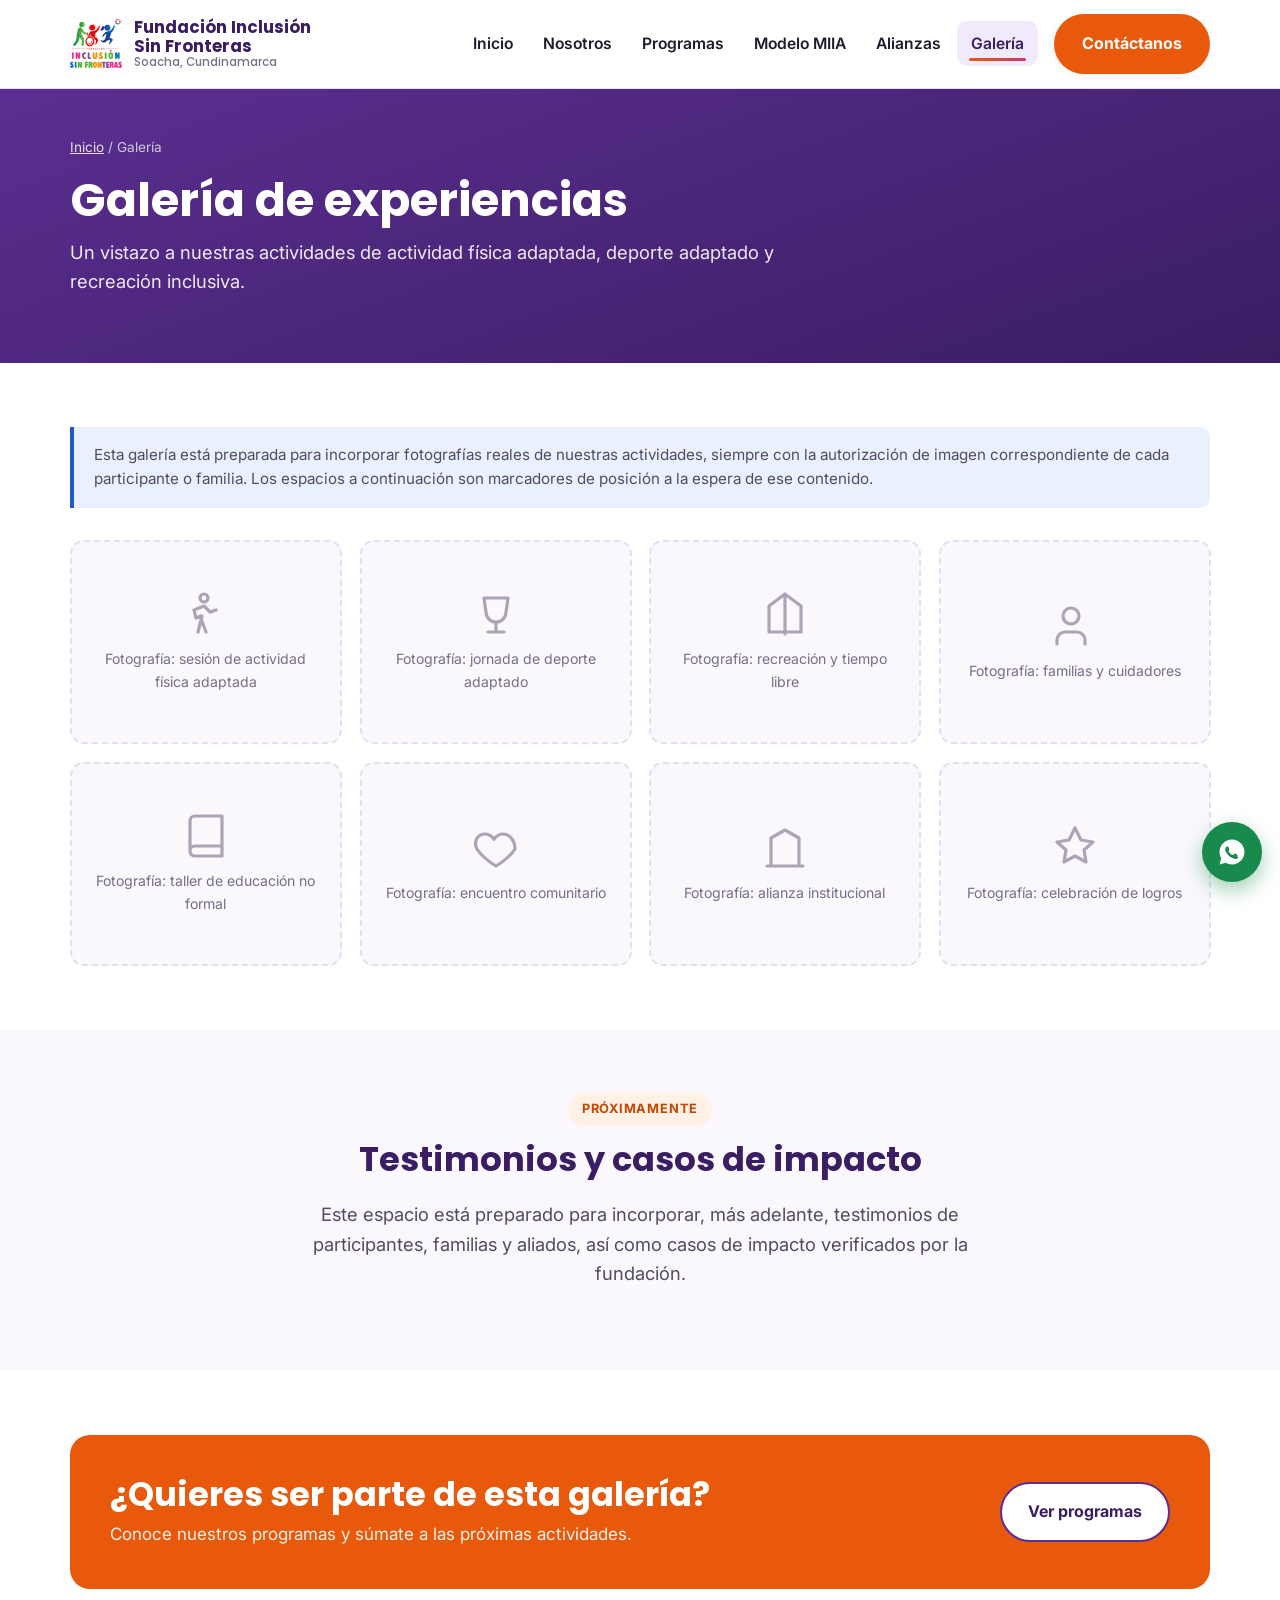
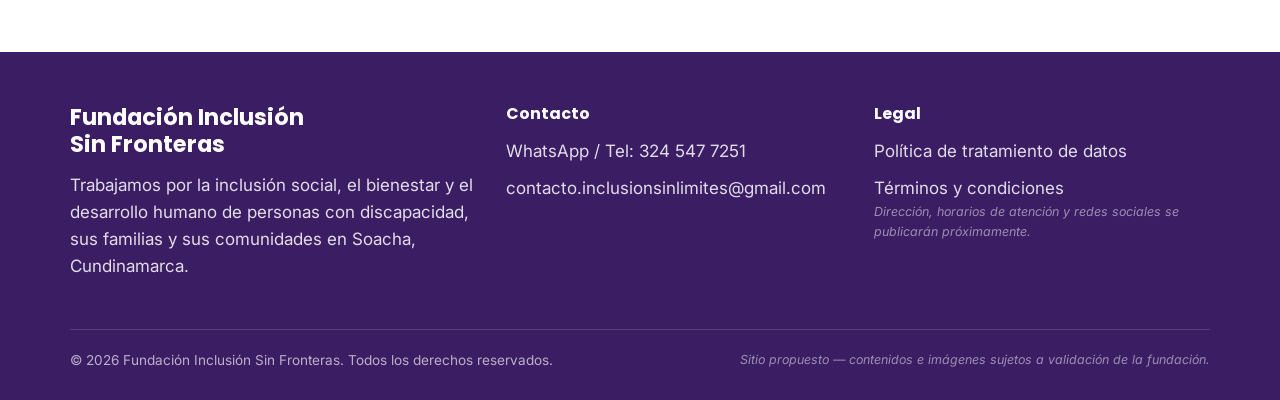
<file: galeria.html>
<!DOCTYPE html>
<html lang="es">
<head>
<meta charset="UTF-8">
<meta name="viewport" content="width=device-width, initial-scale=1.0">
<title>Galería de experiencias | Fundación Inclusión Sin Fronteras</title>
<meta name="description" content="Galería de experiencias de la Fundación Inclusión Sin Fronteras: actividad física adaptada, deporte adaptado y recreación inclusiva en Soacha, Cundinamarca.">
<meta name="keywords" content="galería, experiencias, inclusión, deporte adaptado, Soacha, Cundinamarca">
<link rel="preconnect" href="https://fonts.googleapis.com">
<link rel="preconnect" href="https://fonts.gstatic.com" crossorigin>
<link href="https://fonts.googleapis.com/css2?family=Poppins:wght@600;700;800&family=Inter:wght@400;500;600;700&display=swap" rel="stylesheet">
<link rel="icon" type="image/svg+xml" href="img/logo-fundacion.svg">
<link rel="stylesheet" href="css/style.css">
</head>
<body>
<a class="skip-link" href="#main">Saltar al contenido principal</a>

<header class="site-header">
  <div class="header-inner">
    <a class="brand" href="index.html">
      <img class="brand-mark" src="img/logo-fundacion.svg" alt="Fundación Inclusión Sin Fronteras" width="52" height="52">
      <span>
        <span class="brand-name">Fundación Inclusión<br>Sin Fronteras</span>
        <span class="brand-tagline">Soacha, Cundinamarca</span>
      </span>
    </a>

    <button class="nav-toggle" data-nav-toggle type="button" aria-expanded="false" aria-controls="main-nav" aria-label="Abrir menú de navegación">
      <svg viewBox="0 0 24 24" fill="none" stroke="currentColor" stroke-width="2" aria-hidden="true"><path d="M4 6h16M4 12h16M4 18h16" stroke-linecap="round"/></svg>
    </button>

    <div class="nav-scrim" data-nav-scrim></div>
    <nav class="main-nav" data-nav id="main-nav" aria-label="Navegación principal">
      <button class="nav-close" data-nav-close type="button" aria-label="Cerrar menú de navegación">
        <svg viewBox="0 0 24 24" fill="none" stroke="currentColor" stroke-width="2" aria-hidden="true"><path d="M6 6l12 12M18 6L6 18" stroke-linecap="round"/></svg>
      </button>
      <ul>
        <li><a href="index.html">Inicio</a></li>
        <li><a href="nosotros.html">Nosotros</a></li>
        <li><a href="programas.html">Programas</a></li>
        <li><a href="miia.html">Modelo MIIA</a></li>
        <li><a href="alianzas.html">Alianzas</a></li>
        <li><a href="galeria.html" aria-current="page">Galería</a></li>
      </ul>
      <div class="nav-cta">
        <a class="btn btn-primary btn-block" href="contacto.html">Contáctanos</a>
      </div>
    </nav>
  </div>
</header>

<main id="main">

  <section class="page-hero">
    <div class="container">
      <p class="breadcrumb"><a href="index.html">Inicio</a> / Galería</p>
      <h1>Galería de experiencias</h1>
      <p class="lead">Un vistazo a nuestras actividades de actividad física adaptada, deporte adaptado y recreación inclusiva.</p>
    </div>
  </section>

  <section class="section">
    <div class="container">
      <div class="note-box" style="margin-bottom:32px;">
        Esta galería está preparada para incorporar fotografías reales de nuestras actividades, siempre con la autorización de imagen correspondiente de cada participante o familia. Los espacios a continuación son marcadores de posición a la espera de ese contenido.
      </div>

      <div class="gallery-grid">
        <div class="photo-frame">
          <svg viewBox="0 0 24 24" fill="none" stroke="currentColor" stroke-width="1.6"><path d="M13 4a2 2 0 11-2-2 2 2 0 012 2zM8 21l2-8-3 1-1-4 5-2 3 3 3-1M9 13l3 8" stroke-linecap="round" stroke-linejoin="round"/></svg>
          <span>Fotografía: sesión de actividad física adaptada</span>
        </div>
        <div class="photo-frame">
          <svg viewBox="0 0 24 24" fill="none" stroke="currentColor" stroke-width="1.6"><path d="M8 21h8M12 17v4M6 4h12l-1 7a5 5 0 01-10 0L6 4z" stroke-linecap="round" stroke-linejoin="round"/></svg>
          <span>Fotografía: jornada de deporte adaptado</span>
        </div>
        <div class="photo-frame">
          <svg viewBox="0 0 24 24" fill="none" stroke="currentColor" stroke-width="1.6"><path d="M12 2v20M4 8l8-6 8 6M4 8v13h16V8" stroke-linecap="round" stroke-linejoin="round"/></svg>
          <span>Fotografía: recreación y tiempo libre</span>
        </div>
        <div class="photo-frame">
          <svg viewBox="0 0 24 24" fill="none" stroke="currentColor" stroke-width="1.6"><path d="M17 21v-2a4 4 0 00-4-4H7a4 4 0 00-4 4v2M10 11a4 4 0 100-8 4 4 0 000 8z" stroke-linecap="round" stroke-linejoin="round"/></svg>
          <span>Fotografía: familias y cuidadores</span>
        </div>
        <div class="photo-frame">
          <svg viewBox="0 0 24 24" fill="none" stroke="currentColor" stroke-width="1.6"><path d="M4 19.5A2.5 2.5 0 016.5 17H20M4 19.5A2.5 2.5 0 006.5 22H20V2H6.5A2.5 2.5 0 004 4.5v15z" stroke-linecap="round" stroke-linejoin="round"/></svg>
          <span>Fotografía: taller de educación no formal</span>
        </div>
        <div class="photo-frame">
          <svg viewBox="0 0 24 24" fill="none" stroke="currentColor" stroke-width="1.6"><path d="M12 21s-7-4.35-9.5-8.5C.5 8.5 3 5 6.5 5c2 0 3.5 1.2 4.5 2.6C12 6.2 13.5 5 15.5 5 19 5 21.5 8.5 21.5 12.5 19 16.65 12 21 12 21z" stroke-linecap="round" stroke-linejoin="round"/></svg>
          <span>Fotografía: encuentro comunitario</span>
        </div>
        <div class="photo-frame">
          <svg viewBox="0 0 24 24" fill="none" stroke="currentColor" stroke-width="1.6"><path d="M3 21h18M5 21V7l7-4 7 4v14" stroke-linecap="round" stroke-linejoin="round"/></svg>
          <span>Fotografía: alianza institucional</span>
        </div>
        <div class="photo-frame">
          <svg viewBox="0 0 24 24" fill="none" stroke="currentColor" stroke-width="1.6"><path d="M12 2l3 6 6 1-4.5 4 1 6L12 16l-5.5 3 1-6L3 9l6-1 3-6z" stroke-linecap="round" stroke-linejoin="round"/></svg>
          <span>Fotografía: celebración de logros</span>
        </div>
      </div>
    </div>
  </section>

  <section class="section section-soft">
    <div class="container center">
      <span class="eyebrow">Próximamente</span>
      <h2>Testimonios y casos de impacto</h2>
      <p class="lead center">Este espacio está preparado para incorporar, más adelante, testimonios de participantes, familias y aliados, así como casos de impacto verificados por la fundación.</p>
    </div>
  </section>

  <section class="section">
    <div class="container">
      <div class="cta-strip">
        <div>
          <h2>¿Quieres ser parte de esta galería?</h2>
          <p>Conoce nuestros programas y súmate a las próximas actividades.</p>
        </div>
        <a class="btn btn-secondary" href="programas.html">Ver programas</a>
      </div>
    </div>
  </section>

</main>

<a class="wa-float" href="https://wa.me/573245477251" target="_blank" rel="noopener" aria-label="Escríbenos por WhatsApp">
  <svg viewBox="0 0 24 24" fill="currentColor" aria-hidden="true"><path d="M12 2C6.48 2 2 6.48 2 12c0 1.85.5 3.58 1.38 5.07L2 22l5.07-1.38C8.56 21.5 10.29 22 12 22c5.52 0 10-4.48 10-10S17.52 2 12 2zm5.2 14.2c-.22.62-1.09 1.14-1.79 1.29-.48.1-1.1.18-3.2-.68-2.68-1.11-4.41-3.82-4.54-4-.13-.18-1.08-1.44-1.08-2.75 0-1.31.69-1.95.93-2.22.22-.24.48-.3.64-.3h.46c.15 0 .35-.06.54.41.2.48.68 1.66.74 1.78.06.12.1.27.02.43-.08.16-.12.26-.24.4-.12.14-.25.31-.36.42-.12.12-.25.25-.11.49.14.24.62 1.03 1.34 1.67.92.82 1.7 1.08 1.94 1.2.24.12.38.1.53-.06.15-.16.6-.7.76-.94.16-.24.32-.2.53-.12.21.08 1.35.64 1.58.76.23.12.38.18.44.28.06.1.06.58-.16 1.2z"/></svg>
</a>

<footer class="site-footer">
  <div class="container">
    <div class="footer-grid">
      <div>
        <h2>Fundación Inclusión<br>Sin Fronteras</h2>
        <p>Trabajamos por la inclusión social, el bienestar y el desarrollo humano de personas con discapacidad, sus familias y sus comunidades en Soacha, Cundinamarca.</p>
      </div>
      <div>
        <h3>Contacto</h3>
        <ul class="footer-list">
          <li><a href="tel:+573245477251">WhatsApp / Tel: 324 547 7251</a></li>
          <li><a href="mailto:contacto.inclusionsinlimites@gmail.com">contacto.inclusionsinlimites@gmail.com</a></li>
        </ul>
      </div>
      <div>
        <h3>Legal</h3>
        <ul class="footer-list">
          <li><a href="privacidad.html">Política de tratamiento de datos</a></li>
          <li><a href="terminos.html">Términos y condiciones</a></li>
        </ul>
        <p class="editable-note">Dirección, horarios de atención y redes sociales se publicarán próximamente.</p>
      </div>
    </div>
    <div class="footer-bottom">
      <span>© <span data-year></span> Fundación Inclusión Sin Fronteras. Todos los derechos reservados.</span>
      <span class="editable-note">Sitio propuesto — contenidos e imágenes sujetos a validación de la fundación.</span>
    </div>
  </div>
</footer>

<script src="js/main.js"></script>
</body>
</html>
</file>
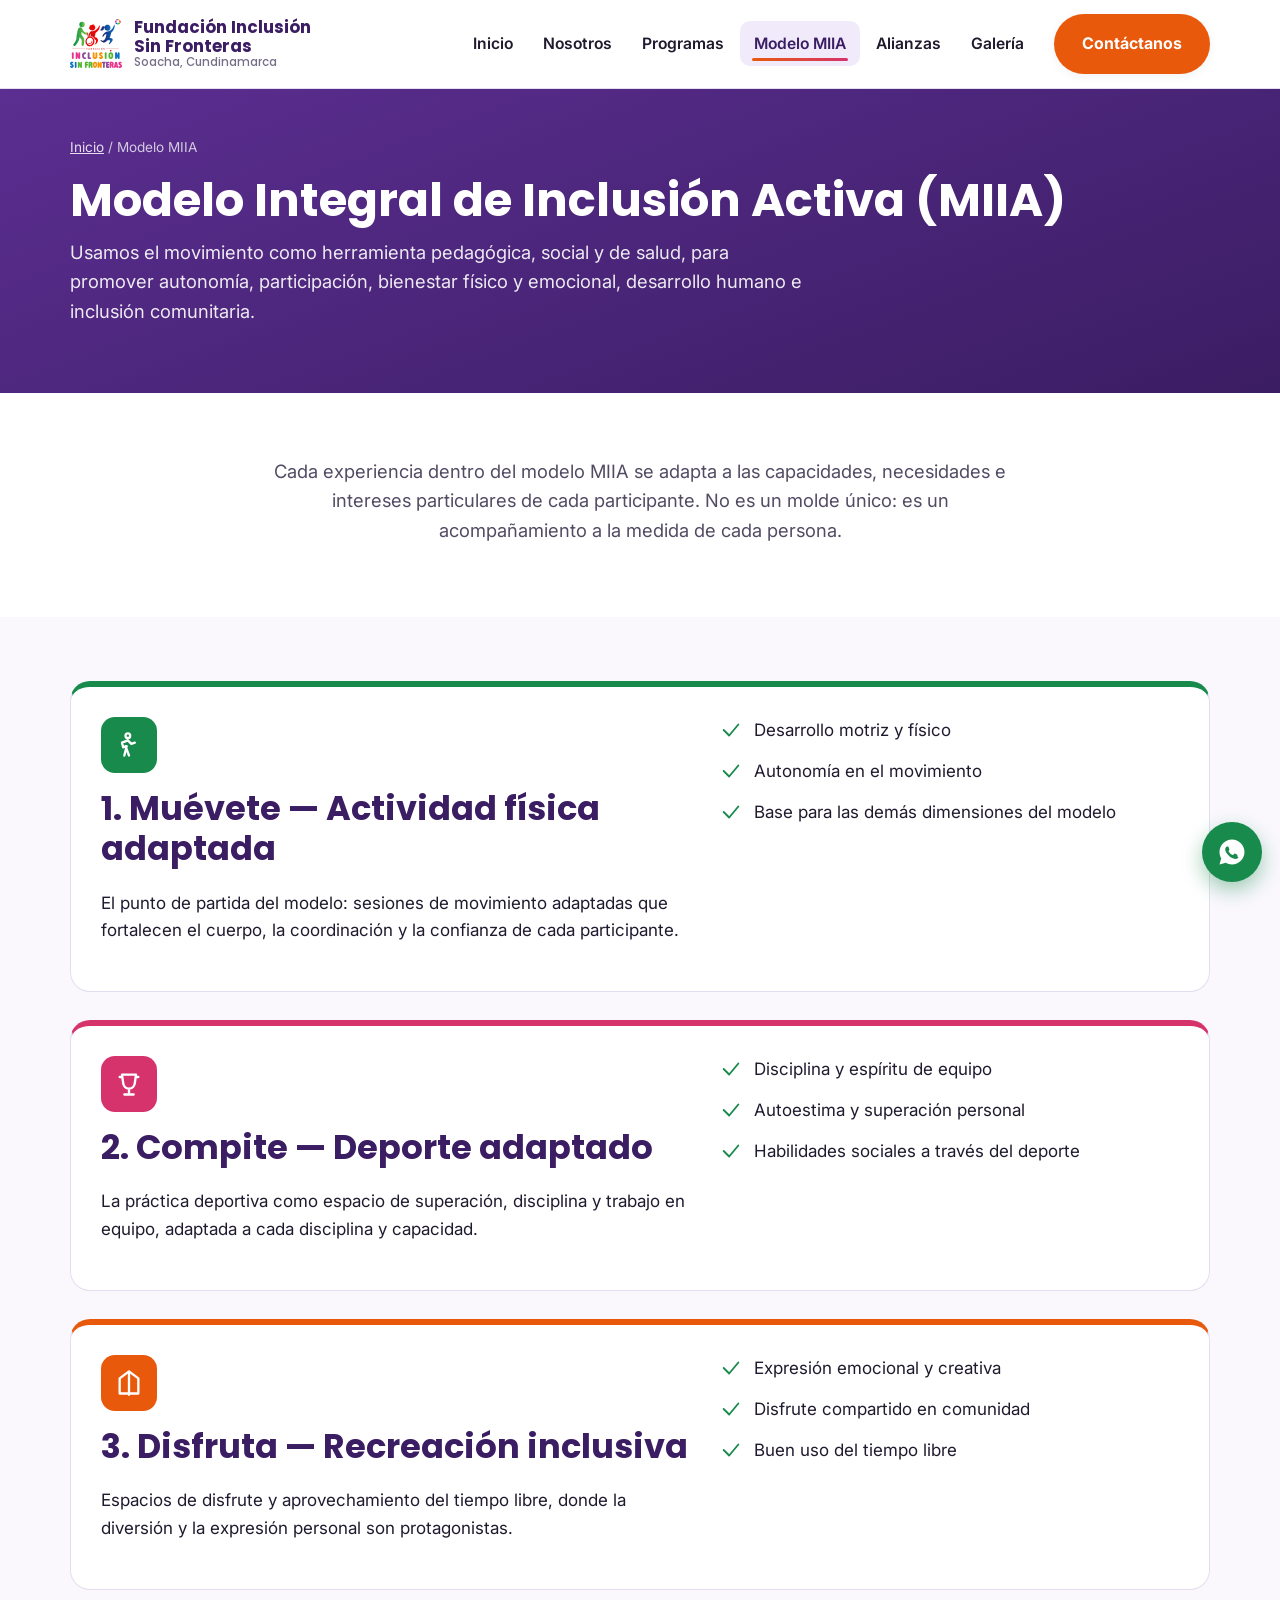
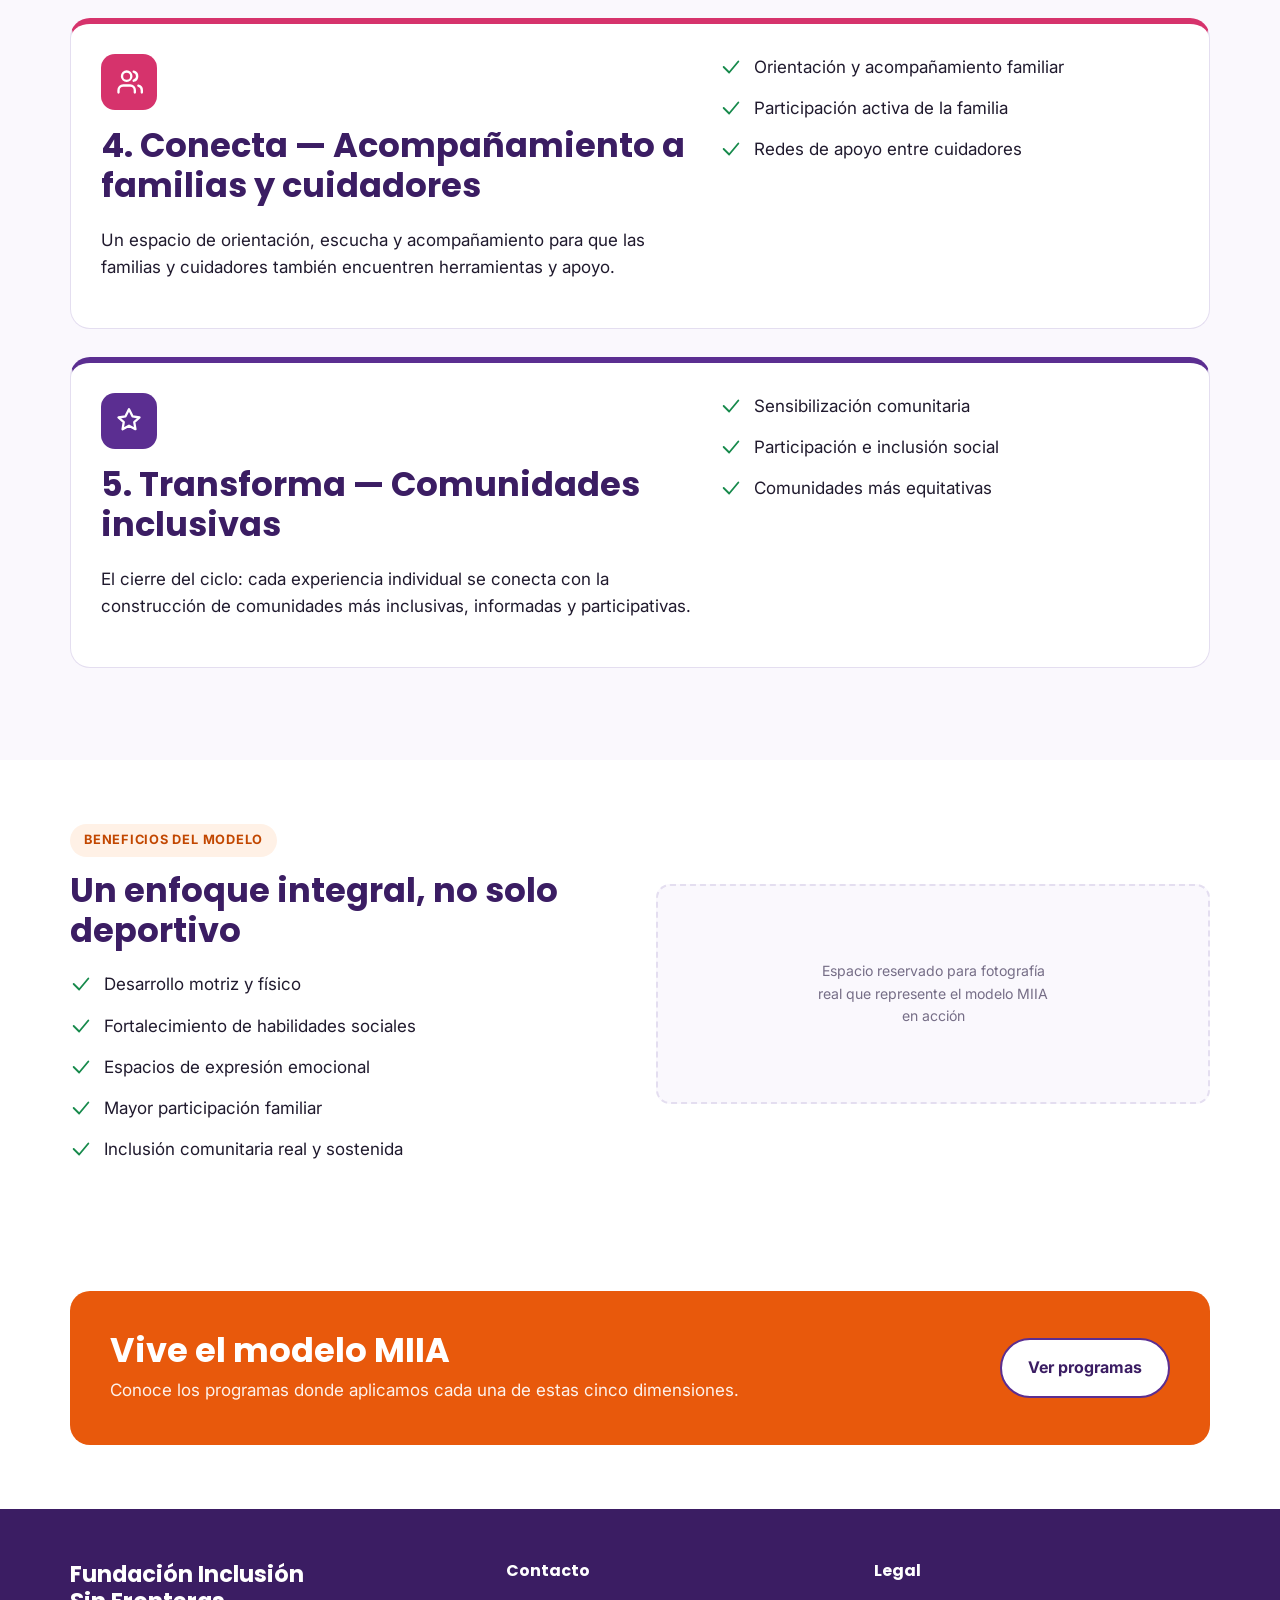
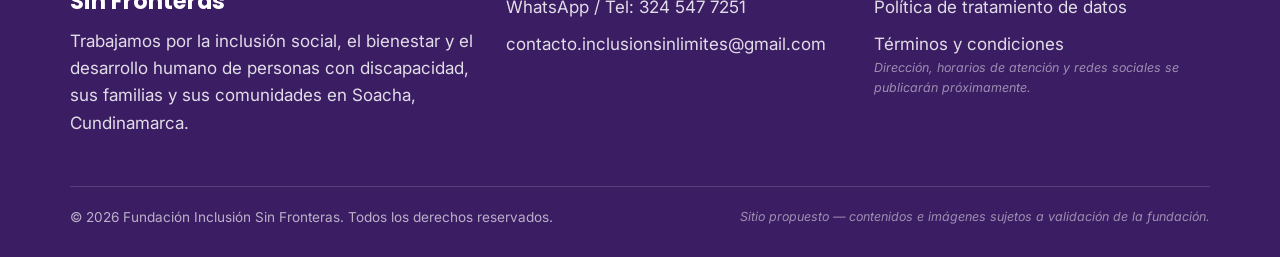
<file: miia.html>
<!DOCTYPE html>
<html lang="es">
<head>
<meta charset="UTF-8">
<meta name="viewport" content="width=device-width, initial-scale=1.0">
<title>Modelo MIIA | Fundación Inclusión Sin Fronteras</title>
<meta name="description" content="Conoce el Modelo Integral de Inclusión Activa (MIIA): Muévete, Compite, Disfruta, Conecta y Transforma. Un enfoque de inclusión a través del movimiento en Soacha, Cundinamarca.">
<meta name="keywords" content="MIIA, modelo inclusión activa, deporte adaptado, actividad física adaptada, inclusión, Soacha">
<link rel="preconnect" href="https://fonts.googleapis.com">
<link rel="preconnect" href="https://fonts.gstatic.com" crossorigin>
<link href="https://fonts.googleapis.com/css2?family=Poppins:wght@600;700;800&family=Inter:wght@400;500;600;700&display=swap" rel="stylesheet">
<link rel="icon" type="image/svg+xml" href="img/logo-fundacion.svg">
<link rel="stylesheet" href="css/style.css">
</head>
<body>
<a class="skip-link" href="#main">Saltar al contenido principal</a>

<header class="site-header">
  <div class="header-inner">
    <a class="brand" href="index.html">
      <img class="brand-mark" src="img/logo-fundacion.svg" alt="Fundación Inclusión Sin Fronteras" width="52" height="52">
      <span>
        <span class="brand-name">Fundación Inclusión<br>Sin Fronteras</span>
        <span class="brand-tagline">Soacha, Cundinamarca</span>
      </span>
    </a>

    <button class="nav-toggle" data-nav-toggle type="button" aria-expanded="false" aria-controls="main-nav" aria-label="Abrir menú de navegación">
      <svg viewBox="0 0 24 24" fill="none" stroke="currentColor" stroke-width="2" aria-hidden="true"><path d="M4 6h16M4 12h16M4 18h16" stroke-linecap="round"/></svg>
    </button>

    <div class="nav-scrim" data-nav-scrim></div>
    <nav class="main-nav" data-nav id="main-nav" aria-label="Navegación principal">
      <button class="nav-close" data-nav-close type="button" aria-label="Cerrar menú de navegación">
        <svg viewBox="0 0 24 24" fill="none" stroke="currentColor" stroke-width="2" aria-hidden="true"><path d="M6 6l12 12M18 6L6 18" stroke-linecap="round"/></svg>
      </button>
      <ul>
        <li><a href="index.html">Inicio</a></li>
        <li><a href="nosotros.html">Nosotros</a></li>
        <li><a href="programas.html">Programas</a></li>
        <li><a href="miia.html" aria-current="page">Modelo MIIA</a></li>
        <li><a href="alianzas.html">Alianzas</a></li>
        <li><a href="galeria.html">Galería</a></li>
      </ul>
      <div class="nav-cta">
        <a class="btn btn-primary btn-block" href="contacto.html">Contáctanos</a>
      </div>
    </nav>
  </div>
</header>

<main id="main">

  <section class="page-hero">
    <div class="container">
      <p class="breadcrumb"><a href="index.html">Inicio</a> / Modelo MIIA</p>
      <h1>Modelo Integral de Inclusión Activa (MIIA)</h1>
      <p class="lead">Usamos el movimiento como herramienta pedagógica, social y de salud, para promover autonomía, participación, bienestar físico y emocional, desarrollo humano e inclusión comunitaria.</p>
    </div>
  </section>

  <section class="section">
    <div class="container">
      <p class="lead center" style="margin-bottom:8px;">Cada experiencia dentro del modelo MIIA se adapta a las capacidades, necesidades e intereses particulares de cada participante. No es un molde único: es un acompañamiento a la medida de cada persona.</p>
    </div>
  </section>

  <section class="section section-soft">
    <div class="container">

      <article class="program-detail" style="border-top:6px solid var(--green);">
        <div class="program-detail-grid">
          <div>
            <div class="card-icon tone-green"><svg viewBox="0 0 24 24" fill="none" stroke="#fff" stroke-width="2"><path d="M13 4a2 2 0 11-2-2 2 2 0 012 2zM8 21l2-8-3 1-1-4 5-2 3 3 3-1M9 13l3 8" stroke-linecap="round" stroke-linejoin="round"/></svg></div>
            <h2>1. Muévete — Actividad física adaptada</h2>
            <p>El punto de partida del modelo: sesiones de movimiento adaptadas que fortalecen el cuerpo, la coordinación y la confianza de cada participante.</p>
          </div>
          <div>
            <ul class="icon-list">
              <li><svg viewBox="0 0 24 24" fill="none" stroke="currentColor" stroke-width="2"><path d="M4 12l6 6L20 6" stroke-linecap="round" stroke-linejoin="round"/></svg><span>Desarrollo motriz y físico</span></li>
              <li><svg viewBox="0 0 24 24" fill="none" stroke="currentColor" stroke-width="2"><path d="M4 12l6 6L20 6" stroke-linecap="round" stroke-linejoin="round"/></svg><span>Autonomía en el movimiento</span></li>
              <li><svg viewBox="0 0 24 24" fill="none" stroke="currentColor" stroke-width="2"><path d="M4 12l6 6L20 6" stroke-linecap="round" stroke-linejoin="round"/></svg><span>Base para las demás dimensiones del modelo</span></li>
            </ul>
          </div>
        </div>
      </article>

      <article class="program-detail" style="border-top:6px solid var(--red);">
        <div class="program-detail-grid">
          <div>
            <div class="card-icon tone-red"><svg viewBox="0 0 24 24" fill="none" stroke="#fff" stroke-width="2"><path d="M8 21h8M12 17v4M6 4h12l-1 7a5 5 0 01-10 0L6 4zM4 6h2M18 6h2" stroke-linecap="round" stroke-linejoin="round"/></svg></div>
            <h2>2. Compite — Deporte adaptado</h2>
            <p>La práctica deportiva como espacio de superación, disciplina y trabajo en equipo, adaptada a cada disciplina y capacidad.</p>
          </div>
          <div>
            <ul class="icon-list">
              <li><svg viewBox="0 0 24 24" fill="none" stroke="currentColor" stroke-width="2"><path d="M4 12l6 6L20 6" stroke-linecap="round" stroke-linejoin="round"/></svg><span>Disciplina y espíritu de equipo</span></li>
              <li><svg viewBox="0 0 24 24" fill="none" stroke="currentColor" stroke-width="2"><path d="M4 12l6 6L20 6" stroke-linecap="round" stroke-linejoin="round"/></svg><span>Autoestima y superación personal</span></li>
              <li><svg viewBox="0 0 24 24" fill="none" stroke="currentColor" stroke-width="2"><path d="M4 12l6 6L20 6" stroke-linecap="round" stroke-linejoin="round"/></svg><span>Habilidades sociales a través del deporte</span></li>
            </ul>
          </div>
        </div>
      </article>

      <article class="program-detail" style="border-top:6px solid var(--orange);">
        <div class="program-detail-grid">
          <div>
            <div class="card-icon tone-orange"><svg viewBox="0 0 24 24" fill="none" stroke="#fff" stroke-width="2"><path d="M12 2v20M4 8l8-6 8 6M4 8v13h16V8" stroke-linecap="round" stroke-linejoin="round"/></svg></div>
            <h2>3. Disfruta — Recreación inclusiva</h2>
            <p>Espacios de disfrute y aprovechamiento del tiempo libre, donde la diversión y la expresión personal son protagonistas.</p>
          </div>
          <div>
            <ul class="icon-list">
              <li><svg viewBox="0 0 24 24" fill="none" stroke="currentColor" stroke-width="2"><path d="M4 12l6 6L20 6" stroke-linecap="round" stroke-linejoin="round"/></svg><span>Expresión emocional y creativa</span></li>
              <li><svg viewBox="0 0 24 24" fill="none" stroke="currentColor" stroke-width="2"><path d="M4 12l6 6L20 6" stroke-linecap="round" stroke-linejoin="round"/></svg><span>Disfrute compartido en comunidad</span></li>
              <li><svg viewBox="0 0 24 24" fill="none" stroke="currentColor" stroke-width="2"><path d="M4 12l6 6L20 6" stroke-linecap="round" stroke-linejoin="round"/></svg><span>Buen uso del tiempo libre</span></li>
            </ul>
          </div>
        </div>
      </article>

      <article class="program-detail" style="border-top:6px solid var(--pink);">
        <div class="program-detail-grid">
          <div>
            <div class="card-icon tone-pink"><svg viewBox="0 0 24 24" fill="none" stroke="#fff" stroke-width="2"><path d="M17 21v-2a4 4 0 00-4-4H7a4 4 0 00-4 4v2M10 11a4 4 0 100-8 4 4 0 000 8zM23 21v-2a4 4 0 00-3-3.87M16 3.13a4 4 0 010 7.75" stroke-linecap="round" stroke-linejoin="round"/></svg></div>
            <h2>4. Conecta — Acompañamiento a familias y cuidadores</h2>
            <p>Un espacio de orientación, escucha y acompañamiento para que las familias y cuidadores también encuentren herramientas y apoyo.</p>
          </div>
          <div>
            <ul class="icon-list">
              <li><svg viewBox="0 0 24 24" fill="none" stroke="currentColor" stroke-width="2"><path d="M4 12l6 6L20 6" stroke-linecap="round" stroke-linejoin="round"/></svg><span>Orientación y acompañamiento familiar</span></li>
              <li><svg viewBox="0 0 24 24" fill="none" stroke="currentColor" stroke-width="2"><path d="M4 12l6 6L20 6" stroke-linecap="round" stroke-linejoin="round"/></svg><span>Participación activa de la familia</span></li>
              <li><svg viewBox="0 0 24 24" fill="none" stroke="currentColor" stroke-width="2"><path d="M4 12l6 6L20 6" stroke-linecap="round" stroke-linejoin="round"/></svg><span>Redes de apoyo entre cuidadores</span></li>
            </ul>
          </div>
        </div>
      </article>

      <article class="program-detail" style="border-top:6px solid var(--purple);">
        <div class="program-detail-grid">
          <div>
            <div class="card-icon tone-purple"><svg viewBox="0 0 24 24" fill="none" stroke="#fff" stroke-width="2"><path d="M12 2l3 6 6 1-4.5 4 1 6L12 16l-5.5 3 1-6L3 9l6-1 3-6z" stroke-linecap="round" stroke-linejoin="round"/></svg></div>
            <h2>5. Transforma — Comunidades inclusivas</h2>
            <p>El cierre del ciclo: cada experiencia individual se conecta con la construcción de comunidades más inclusivas, informadas y participativas.</p>
          </div>
          <div>
            <ul class="icon-list">
              <li><svg viewBox="0 0 24 24" fill="none" stroke="currentColor" stroke-width="2"><path d="M4 12l6 6L20 6" stroke-linecap="round" stroke-linejoin="round"/></svg><span>Sensibilización comunitaria</span></li>
              <li><svg viewBox="0 0 24 24" fill="none" stroke="currentColor" stroke-width="2"><path d="M4 12l6 6L20 6" stroke-linecap="round" stroke-linejoin="round"/></svg><span>Participación e inclusión social</span></li>
              <li><svg viewBox="0 0 24 24" fill="none" stroke="currentColor" stroke-width="2"><path d="M4 12l6 6L20 6" stroke-linecap="round" stroke-linejoin="round"/></svg><span>Comunidades más equitativas</span></li>
            </ul>
          </div>
        </div>
      </article>

    </div>
  </section>

  <section class="section">
    <div class="container two-col">
      <div>
        <span class="eyebrow">Beneficios del modelo</span>
        <h2>Un enfoque integral, no solo deportivo</h2>
        <ul class="icon-list">
          <li><svg viewBox="0 0 24 24" fill="none" stroke="currentColor" stroke-width="2"><path d="M4 12l6 6L20 6" stroke-linecap="round" stroke-linejoin="round"/></svg><span>Desarrollo motriz y físico</span></li>
          <li><svg viewBox="0 0 24 24" fill="none" stroke="currentColor" stroke-width="2"><path d="M4 12l6 6L20 6" stroke-linecap="round" stroke-linejoin="round"/></svg><span>Fortalecimiento de habilidades sociales</span></li>
          <li><svg viewBox="0 0 24 24" fill="none" stroke="currentColor" stroke-width="2"><path d="M4 12l6 6L20 6" stroke-linecap="round" stroke-linejoin="round"/></svg><span>Espacios de expresión emocional</span></li>
          <li><svg viewBox="0 0 24 24" fill="none" stroke="currentColor" stroke-width="2"><path d="M4 12l6 6L20 6" stroke-linecap="round" stroke-linejoin="round"/></svg><span>Mayor participación familiar</span></li>
          <li><svg viewBox="0 0 24 24" fill="none" stroke="currentColor" stroke-width="2"><path d="M4 12l6 6L20 6" stroke-linecap="round" stroke-linejoin="round"/></svg><span>Inclusión comunitaria real y sostenida</span></li>
        </ul>
      </div>
      <div class="photo-frame">
        <span>Espacio reservado para fotografía real que represente el modelo MIIA en acción</span>
      </div>
    </div>
  </section>

  <section class="section">
    <div class="container">
      <div class="cta-strip">
        <div>
          <h2>Vive el modelo MIIA</h2>
          <p>Conoce los programas donde aplicamos cada una de estas cinco dimensiones.</p>
        </div>
        <a class="btn btn-secondary" href="programas.html">Ver programas</a>
      </div>
    </div>
  </section>

</main>

<a class="wa-float" href="https://wa.me/573245477251" target="_blank" rel="noopener" aria-label="Escríbenos por WhatsApp">
  <svg viewBox="0 0 24 24" fill="currentColor" aria-hidden="true"><path d="M12 2C6.48 2 2 6.48 2 12c0 1.85.5 3.58 1.38 5.07L2 22l5.07-1.38C8.56 21.5 10.29 22 12 22c5.52 0 10-4.48 10-10S17.52 2 12 2zm5.2 14.2c-.22.62-1.09 1.14-1.79 1.29-.48.1-1.1.18-3.2-.68-2.68-1.11-4.41-3.82-4.54-4-.13-.18-1.08-1.44-1.08-2.75 0-1.31.69-1.95.93-2.22.22-.24.48-.3.64-.3h.46c.15 0 .35-.06.54.41.2.48.68 1.66.74 1.78.06.12.1.27.02.43-.08.16-.12.26-.24.4-.12.14-.25.31-.36.42-.12.12-.25.25-.11.49.14.24.62 1.03 1.34 1.67.92.82 1.7 1.08 1.94 1.2.24.12.38.1.53-.06.15-.16.6-.7.76-.94.16-.24.32-.2.53-.12.21.08 1.35.64 1.58.76.23.12.38.18.44.28.06.1.06.58-.16 1.2z"/></svg>
</a>

<footer class="site-footer">
  <div class="container">
    <div class="footer-grid">
      <div>
        <h2>Fundación Inclusión<br>Sin Fronteras</h2>
        <p>Trabajamos por la inclusión social, el bienestar y el desarrollo humano de personas con discapacidad, sus familias y sus comunidades en Soacha, Cundinamarca.</p>
      </div>
      <div>
        <h3>Contacto</h3>
        <ul class="footer-list">
          <li><a href="tel:+573245477251">WhatsApp / Tel: 324 547 7251</a></li>
          <li><a href="mailto:contacto.inclusionsinlimites@gmail.com">contacto.inclusionsinlimites@gmail.com</a></li>
        </ul>
      </div>
      <div>
        <h3>Legal</h3>
        <ul class="footer-list">
          <li><a href="privacidad.html">Política de tratamiento de datos</a></li>
          <li><a href="terminos.html">Términos y condiciones</a></li>
        </ul>
        <p class="editable-note">Dirección, horarios de atención y redes sociales se publicarán próximamente.</p>
      </div>
    </div>
    <div class="footer-bottom">
      <span>© <span data-year></span> Fundación Inclusión Sin Fronteras. Todos los derechos reservados.</span>
      <span class="editable-note">Sitio propuesto — contenidos e imágenes sujetos a validación de la fundación.</span>
    </div>
  </div>
</footer>

<script src="js/main.js"></script>
</body>
</html>
</file>
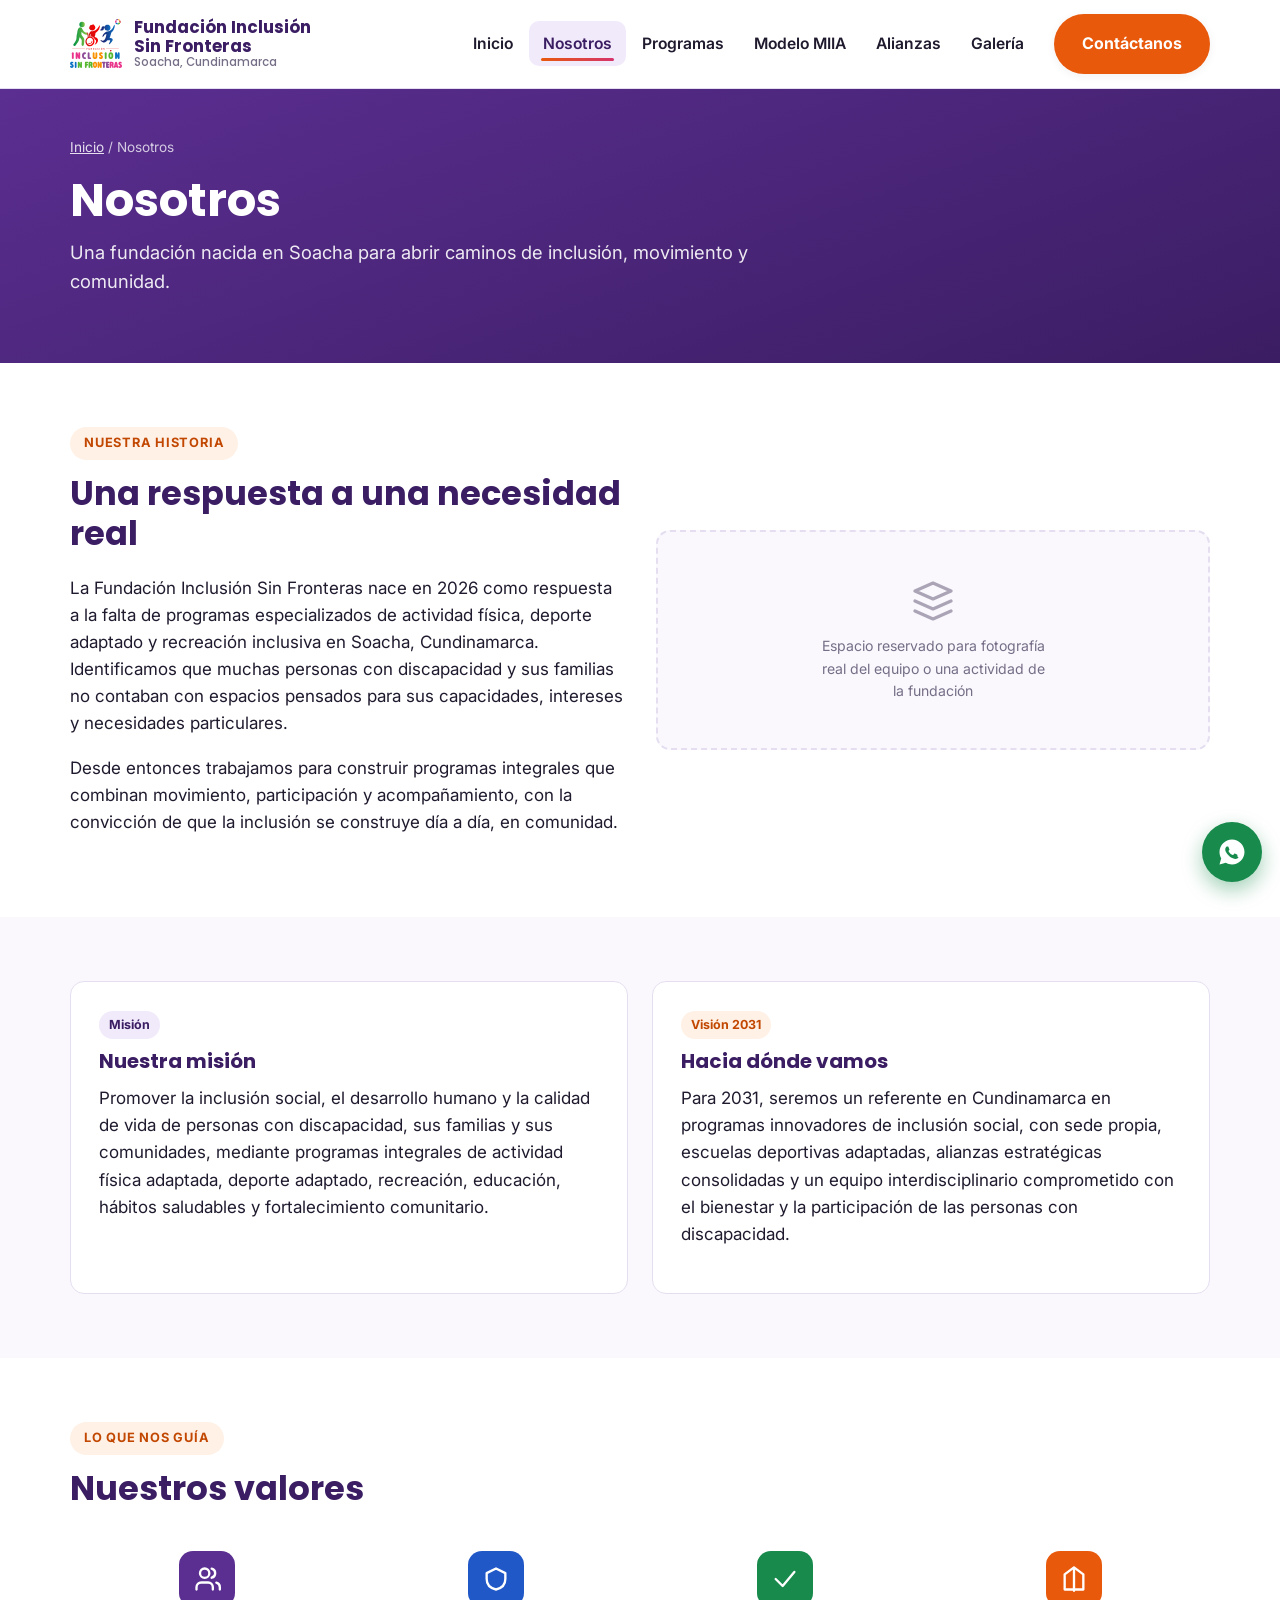
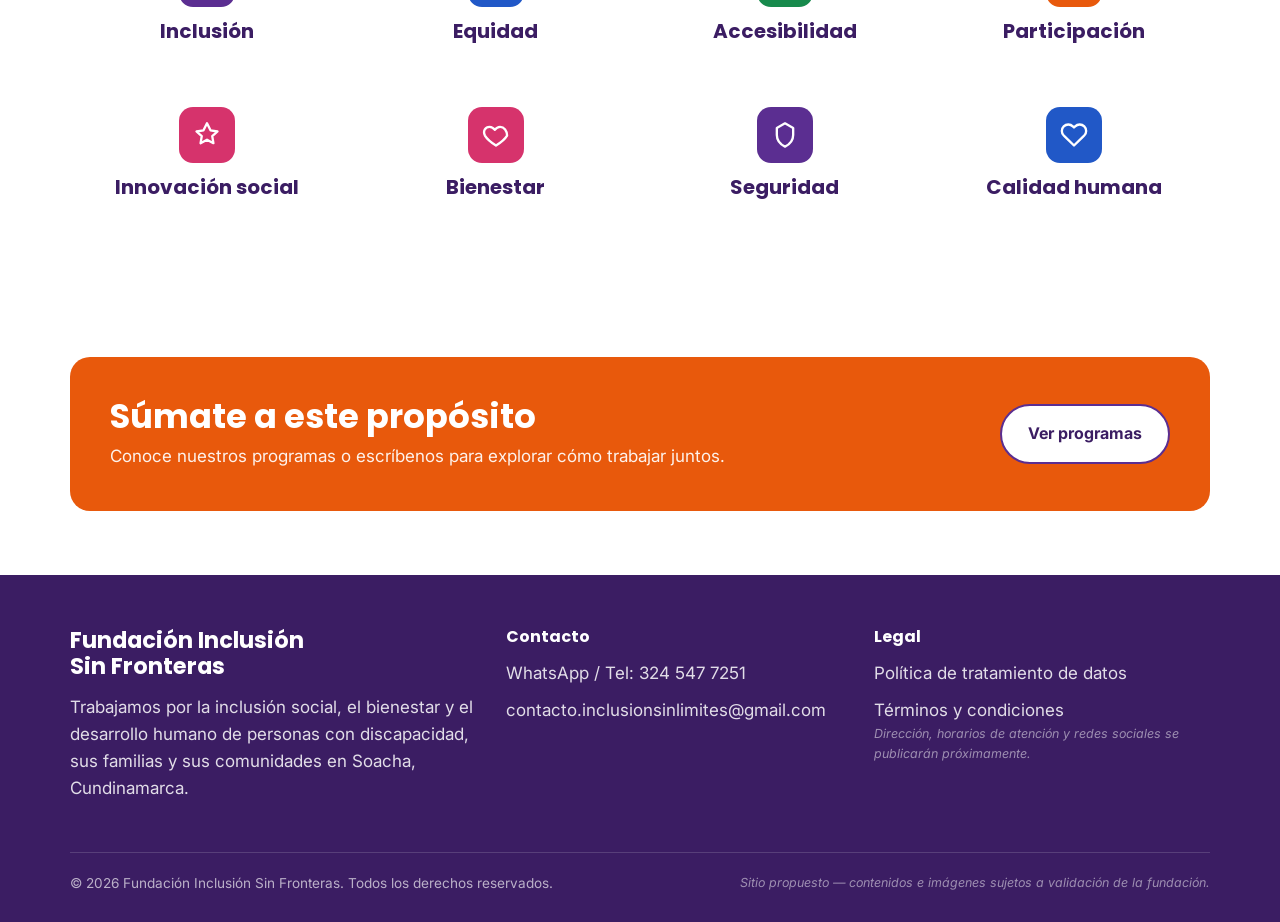
<file: nosotros.html>
<!DOCTYPE html>
<html lang="es">
<head>
<meta charset="UTF-8">
<meta name="viewport" content="width=device-width, initial-scale=1.0">
<title>Nosotros | Fundación Inclusión Sin Fronteras</title>
<meta name="description" content="Conoce la historia, misión, visión y valores de la Fundación Inclusión Sin Fronteras, organización social de Soacha dedicada a la inclusión y el deporte adaptado.">
<meta name="keywords" content="fundación inclusión, misión, visión, valores, Soacha, Cundinamarca, discapacidad">
<link rel="preconnect" href="https://fonts.googleapis.com">
<link rel="preconnect" href="https://fonts.gstatic.com" crossorigin>
<link href="https://fonts.googleapis.com/css2?family=Poppins:wght@600;700;800&family=Inter:wght@400;500;600;700&display=swap" rel="stylesheet">
<link rel="icon" type="image/svg+xml" href="img/logo-fundacion.svg">
<link rel="stylesheet" href="css/style.css">
</head>
<body>
<a class="skip-link" href="#main">Saltar al contenido principal</a>

<header class="site-header">
  <div class="header-inner">
    <a class="brand" href="index.html">
      <img class="brand-mark" src="img/logo-fundacion.svg" alt="Fundación Inclusión Sin Fronteras" width="52" height="52">
      <span>
        <span class="brand-name">Fundación Inclusión<br>Sin Fronteras</span>
        <span class="brand-tagline">Soacha, Cundinamarca</span>
      </span>
    </a>

    <button class="nav-toggle" data-nav-toggle type="button" aria-expanded="false" aria-controls="main-nav" aria-label="Abrir menú de navegación">
      <svg viewBox="0 0 24 24" fill="none" stroke="currentColor" stroke-width="2" aria-hidden="true"><path d="M4 6h16M4 12h16M4 18h16" stroke-linecap="round"/></svg>
    </button>

    <div class="nav-scrim" data-nav-scrim></div>
    <nav class="main-nav" data-nav id="main-nav" aria-label="Navegación principal">
      <button class="nav-close" data-nav-close type="button" aria-label="Cerrar menú de navegación">
        <svg viewBox="0 0 24 24" fill="none" stroke="currentColor" stroke-width="2" aria-hidden="true"><path d="M6 6l12 12M18 6L6 18" stroke-linecap="round"/></svg>
      </button>
      <ul>
        <li><a href="index.html">Inicio</a></li>
        <li><a href="nosotros.html" aria-current="page">Nosotros</a></li>
        <li><a href="programas.html">Programas</a></li>
        <li><a href="miia.html">Modelo MIIA</a></li>
        <li><a href="alianzas.html">Alianzas</a></li>
        <li><a href="galeria.html">Galería</a></li>
      </ul>
      <div class="nav-cta">
        <a class="btn btn-primary btn-block" href="contacto.html">Contáctanos</a>
      </div>
    </nav>
  </div>
</header>

<main id="main">

  <section class="page-hero">
    <div class="container">
      <p class="breadcrumb"><a href="index.html">Inicio</a> / Nosotros</p>
      <h1>Nosotros</h1>
      <p class="lead">Una fundación nacida en Soacha para abrir caminos de inclusión, movimiento y comunidad.</p>
    </div>
  </section>

  <section class="section">
    <div class="container two-col">
      <div>
        <span class="eyebrow">Nuestra historia</span>
        <h2>Una respuesta a una necesidad real</h2>
        <p>La Fundación Inclusión Sin Fronteras nace en 2026 como respuesta a la falta de programas especializados de actividad física, deporte adaptado y recreación inclusiva en Soacha, Cundinamarca. Identificamos que muchas personas con discapacidad y sus familias no contaban con espacios pensados para sus capacidades, intereses y necesidades particulares.</p>
        <p>Desde entonces trabajamos para construir programas integrales que combinan movimiento, participación y acompañamiento, con la convicción de que la inclusión se construye día a día, en comunidad.</p>
      </div>
      <div class="photo-frame">
        <svg viewBox="0 0 24 24" fill="none" stroke="currentColor" stroke-width="1.6" aria-hidden="true"><path d="M3 7l9-4 9 4-9 4-9-4zm0 5l9 4 9-4M3 17l9 4 9-4" stroke-linecap="round" stroke-linejoin="round"/></svg>
        <span>Espacio reservado para fotografía real del equipo o una actividad de la fundación</span>
      </div>
    </div>
  </section>

  <section class="section section-soft">
    <div class="container">
      <div class="mv-grid">
        <div class="mv-card">
          <span class="badge badge-purple">Misión</span>
          <h3>Nuestra misión</h3>
          <p>Promover la inclusión social, el desarrollo humano y la calidad de vida de personas con discapacidad, sus familias y sus comunidades, mediante programas integrales de actividad física adaptada, deporte adaptado, recreación, educación, hábitos saludables y fortalecimiento comunitario.</p>
        </div>
        <div class="mv-card">
          <span class="badge badge-orange">Visión 2031</span>
          <h3>Hacia dónde vamos</h3>
          <p>Para 2031, seremos un referente en Cundinamarca en programas innovadores de inclusión social, con sede propia, escuelas deportivas adaptadas, alianzas estratégicas consolidadas y un equipo interdisciplinario comprometido con el bienestar y la participación de las personas con discapacidad.</p>
        </div>
      </div>
    </div>
  </section>

  <section class="section">
    <div class="container">
      <span class="eyebrow">Lo que nos guía</span>
      <h2>Nuestros valores</h2>
      <div class="value-grid" style="margin-top:24px;">
        <div class="value-item">
          <div class="card-icon tone-purple" style="margin:0 auto 12px;"><svg viewBox="0 0 24 24" fill="none" stroke="#fff" stroke-width="2"><path d="M17 21v-2a4 4 0 00-4-4H7a4 4 0 00-4 4v2M10 11a4 4 0 100-8 4 4 0 000 8zM23 21v-2a4 4 0 00-3-3.87M16 3.13a4 4 0 010 7.75" stroke-linecap="round" stroke-linejoin="round"/></svg></div>
          <h3>Inclusión</h3>
        </div>
        <div class="value-item">
          <div class="card-icon tone-blue" style="margin:0 auto 12px;"><svg viewBox="0 0 24 24" fill="none" stroke="#fff" stroke-width="2"><path d="M12 3l8 4v5c0 5-3.5 8-8 9-4.5-1-8-4-8-9V7l8-4z" stroke-linecap="round" stroke-linejoin="round"/></svg></div>
          <h3>Equidad</h3>
        </div>
        <div class="value-item">
          <div class="card-icon tone-green" style="margin:0 auto 12px;"><svg viewBox="0 0 24 24" fill="none" stroke="#fff" stroke-width="2"><path d="M4 12l6 6L20 6" stroke-linecap="round" stroke-linejoin="round"/></svg></div>
          <h3>Accesibilidad</h3>
        </div>
        <div class="value-item">
          <div class="card-icon tone-orange" style="margin:0 auto 12px;"><svg viewBox="0 0 24 24" fill="none" stroke="#fff" stroke-width="2"><path d="M12 2v20M4 8l8-6 8 6M4 8v13h16V8" stroke-linecap="round" stroke-linejoin="round"/></svg></div>
          <h3>Participación</h3>
        </div>
        <div class="value-item">
          <div class="card-icon tone-red" style="margin:0 auto 12px;"><svg viewBox="0 0 24 24" fill="none" stroke="#fff" stroke-width="2"><path d="M12 2l3 6 6 1-4.5 4 1 6L12 16l-5.5 3 1-6L3 9l6-1 3-6z" stroke-linecap="round" stroke-linejoin="round"/></svg></div>
          <h3>Innovación social</h3>
        </div>
        <div class="value-item">
          <div class="card-icon tone-pink" style="margin:0 auto 12px;"><svg viewBox="0 0 24 24" fill="none" stroke="#fff" stroke-width="2"><path d="M12 21s-7-4.35-9.5-8.5C.5 8.5 3 5 6.5 5c2 0 3.5 1.2 4.5 2.6C12 6.2 13.5 5 15.5 5 19 5 21.5 8.5 21.5 12.5 19 16.65 12 21 12 21z" stroke-linecap="round" stroke-linejoin="round"/></svg></div>
          <h3>Bienestar</h3>
        </div>
        <div class="value-item">
          <div class="card-icon tone-purple" style="margin:0 auto 12px;"><svg viewBox="0 0 24 24" fill="none" stroke="#fff" stroke-width="2"><path d="M12 2l7 4v6c0 5-3 8-7 10-4-2-7-5-7-10V6l7-4z" stroke-linecap="round" stroke-linejoin="round"/></svg></div>
          <h3>Seguridad</h3>
        </div>
        <div class="value-item">
          <div class="card-icon tone-blue" style="margin:0 auto 12px;"><svg viewBox="0 0 24 24" fill="none" stroke="#fff" stroke-width="2"><path d="M20.8 4.6a5.5 5.5 0 00-7.8 0L12 5.6l-1-1a5.5 5.5 0 10-7.8 7.8l1 1L12 21l7.8-7.6 1-1a5.5 5.5 0 000-7.8z" stroke-linecap="round" stroke-linejoin="round"/></svg></div>
          <h3>Calidad humana</h3>
        </div>
      </div>
    </div>
  </section>

  <section class="section">
    <div class="container">
      <div class="cta-strip">
        <div>
          <h2>Súmate a este propósito</h2>
          <p>Conoce nuestros programas o escríbenos para explorar cómo trabajar juntos.</p>
        </div>
        <a class="btn btn-secondary" href="programas.html">Ver programas</a>
      </div>
    </div>
  </section>

</main>

<a class="wa-float" href="https://wa.me/573245477251" target="_blank" rel="noopener" aria-label="Escríbenos por WhatsApp">
  <svg viewBox="0 0 24 24" fill="currentColor" aria-hidden="true"><path d="M12 2C6.48 2 2 6.48 2 12c0 1.85.5 3.58 1.38 5.07L2 22l5.07-1.38C8.56 21.5 10.29 22 12 22c5.52 0 10-4.48 10-10S17.52 2 12 2zm5.2 14.2c-.22.62-1.09 1.14-1.79 1.29-.48.1-1.1.18-3.2-.68-2.68-1.11-4.41-3.82-4.54-4-.13-.18-1.08-1.44-1.08-2.75 0-1.31.69-1.95.93-2.22.22-.24.48-.3.64-.3h.46c.15 0 .35-.06.54.41.2.48.68 1.66.74 1.78.06.12.1.27.02.43-.08.16-.12.26-.24.4-.12.14-.25.31-.36.42-.12.12-.25.25-.11.49.14.24.62 1.03 1.34 1.67.92.82 1.7 1.08 1.94 1.2.24.12.38.1.53-.06.15-.16.6-.7.76-.94.16-.24.32-.2.53-.12.21.08 1.35.64 1.58.76.23.12.38.18.44.28.06.1.06.58-.16 1.2z"/></svg>
</a>

<footer class="site-footer">
  <div class="container">
    <div class="footer-grid">
      <div>
        <h2>Fundación Inclusión<br>Sin Fronteras</h2>
        <p>Trabajamos por la inclusión social, el bienestar y el desarrollo humano de personas con discapacidad, sus familias y sus comunidades en Soacha, Cundinamarca.</p>
      </div>
      <div>
        <h3>Contacto</h3>
        <ul class="footer-list">
          <li><a href="tel:+573245477251">WhatsApp / Tel: 324 547 7251</a></li>
          <li><a href="mailto:contacto.inclusionsinlimites@gmail.com">contacto.inclusionsinlimites@gmail.com</a></li>
        </ul>
      </div>
      <div>
        <h3>Legal</h3>
        <ul class="footer-list">
          <li><a href="privacidad.html">Política de tratamiento de datos</a></li>
          <li><a href="terminos.html">Términos y condiciones</a></li>
        </ul>
        <p class="editable-note">Dirección, horarios de atención y redes sociales se publicarán próximamente.</p>
      </div>
    </div>
    <div class="footer-bottom">
      <span>© <span data-year></span> Fundación Inclusión Sin Fronteras. Todos los derechos reservados.</span>
      <span class="editable-note">Sitio propuesto — contenidos e imágenes sujetos a validación de la fundación.</span>
    </div>
  </div>
</footer>

<script src="js/main.js"></script>
</body>
</html>
</file>
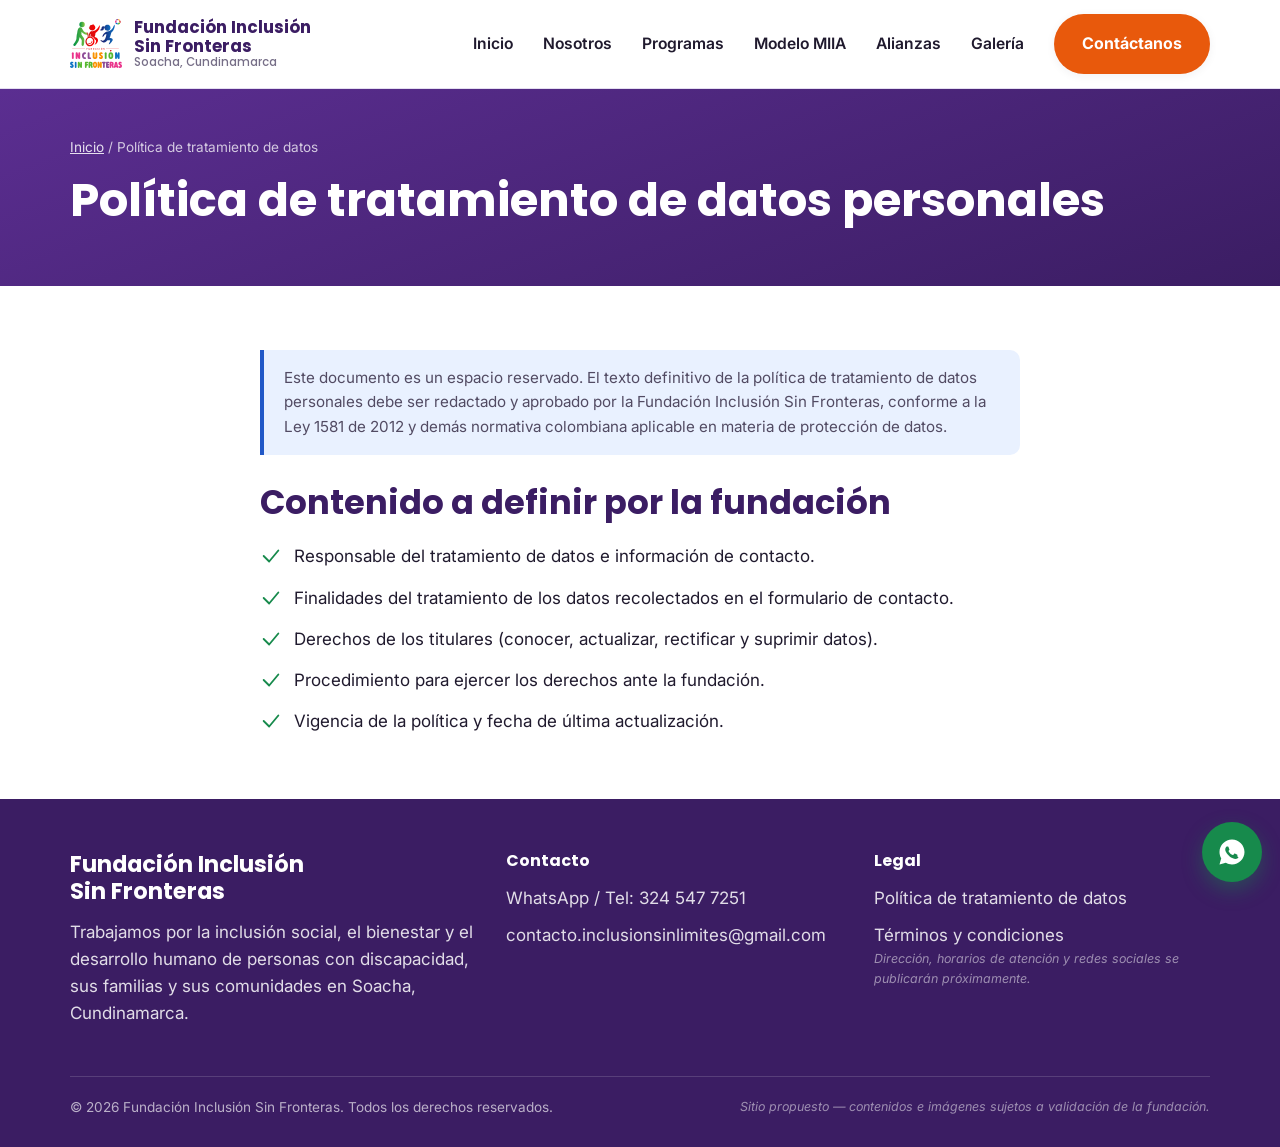
<file: privacidad.html>
<!DOCTYPE html>
<html lang="es">
<head>
<meta charset="UTF-8">
<meta name="viewport" content="width=device-width, initial-scale=1.0">
<title>Política de tratamiento de datos | Fundación Inclusión Sin Fronteras</title>
<meta name="description" content="Política de tratamiento de datos personales de la Fundación Inclusión Sin Fronteras.">
<meta name="robots" content="noindex">
<link rel="preconnect" href="https://fonts.googleapis.com">
<link rel="preconnect" href="https://fonts.gstatic.com" crossorigin>
<link href="https://fonts.googleapis.com/css2?family=Poppins:wght@600;700;800&family=Inter:wght@400;500;600;700&display=swap" rel="stylesheet">
<link rel="icon" type="image/svg+xml" href="img/logo-fundacion.svg">
<link rel="stylesheet" href="css/style.css">
</head>
<body>
<a class="skip-link" href="#main">Saltar al contenido principal</a>

<header class="site-header">
  <div class="header-inner">
    <a class="brand" href="index.html">
      <img class="brand-mark" src="img/logo-fundacion.svg" alt="Fundación Inclusión Sin Fronteras" width="52" height="52">
      <span>
        <span class="brand-name">Fundación Inclusión<br>Sin Fronteras</span>
        <span class="brand-tagline">Soacha, Cundinamarca</span>
      </span>
    </a>
    <button class="nav-toggle" data-nav-toggle type="button" aria-expanded="false" aria-controls="main-nav" aria-label="Abrir menú de navegación">
      <svg viewBox="0 0 24 24" fill="none" stroke="currentColor" stroke-width="2" aria-hidden="true"><path d="M4 6h16M4 12h16M4 18h16" stroke-linecap="round"/></svg>
    </button>
    <div class="nav-scrim" data-nav-scrim></div>
    <nav class="main-nav" data-nav id="main-nav" aria-label="Navegación principal">
      <button class="nav-close" data-nav-close type="button" aria-label="Cerrar menú de navegación">
        <svg viewBox="0 0 24 24" fill="none" stroke="currentColor" stroke-width="2" aria-hidden="true"><path d="M6 6l12 12M18 6L6 18" stroke-linecap="round"/></svg>
      </button>
      <ul>
        <li><a href="index.html">Inicio</a></li>
        <li><a href="nosotros.html">Nosotros</a></li>
        <li><a href="programas.html">Programas</a></li>
        <li><a href="miia.html">Modelo MIIA</a></li>
        <li><a href="alianzas.html">Alianzas</a></li>
        <li><a href="galeria.html">Galería</a></li>
      </ul>
      <div class="nav-cta"><a class="btn btn-primary btn-block" href="contacto.html">Contáctanos</a></div>
    </nav>
  </div>
</header>

<main id="main">
  <section class="page-hero">
    <div class="container">
      <p class="breadcrumb"><a href="index.html">Inicio</a> / Política de tratamiento de datos</p>
      <h1>Política de tratamiento de datos personales</h1>
    </div>
  </section>

  <section class="section">
    <div class="container" style="max-width: 800px;">
      <div class="note-box" style="margin-bottom:28px;">
        Este documento es un espacio reservado. El texto definitivo de la política de tratamiento de datos personales debe ser redactado y aprobado por la Fundación Inclusión Sin Fronteras, conforme a la Ley 1581 de 2012 y demás normativa colombiana aplicable en materia de protección de datos.
      </div>
      <h2>Contenido a definir por la fundación</h2>
      <ul class="icon-list">
        <li><svg viewBox="0 0 24 24" fill="none" stroke="currentColor" stroke-width="2"><path d="M4 12l6 6L20 6" stroke-linecap="round" stroke-linejoin="round"/></svg><span>Responsable del tratamiento de datos e información de contacto.</span></li>
        <li><svg viewBox="0 0 24 24" fill="none" stroke="currentColor" stroke-width="2"><path d="M4 12l6 6L20 6" stroke-linecap="round" stroke-linejoin="round"/></svg><span>Finalidades del tratamiento de los datos recolectados en el formulario de contacto.</span></li>
        <li><svg viewBox="0 0 24 24" fill="none" stroke="currentColor" stroke-width="2"><path d="M4 12l6 6L20 6" stroke-linecap="round" stroke-linejoin="round"/></svg><span>Derechos de los titulares (conocer, actualizar, rectificar y suprimir datos).</span></li>
        <li><svg viewBox="0 0 24 24" fill="none" stroke="currentColor" stroke-width="2"><path d="M4 12l6 6L20 6" stroke-linecap="round" stroke-linejoin="round"/></svg><span>Procedimiento para ejercer los derechos ante la fundación.</span></li>
        <li><svg viewBox="0 0 24 24" fill="none" stroke="currentColor" stroke-width="2"><path d="M4 12l6 6L20 6" stroke-linecap="round" stroke-linejoin="round"/></svg><span>Vigencia de la política y fecha de última actualización.</span></li>
      </ul>
    </div>
  </section>
</main>

<a class="wa-float" href="https://wa.me/573245477251" target="_blank" rel="noopener" aria-label="Escríbenos por WhatsApp">
  <svg viewBox="0 0 24 24" fill="currentColor" aria-hidden="true"><path d="M12 2C6.48 2 2 6.48 2 12c0 1.85.5 3.58 1.38 5.07L2 22l5.07-1.38C8.56 21.5 10.29 22 12 22c5.52 0 10-4.48 10-10S17.52 2 12 2zm5.2 14.2c-.22.62-1.09 1.14-1.79 1.29-.48.1-1.1.18-3.2-.68-2.68-1.11-4.41-3.82-4.54-4-.13-.18-1.08-1.44-1.08-2.75 0-1.31.69-1.95.93-2.22.22-.24.48-.3.64-.3h.46c.15 0 .35-.06.54.41.2.48.68 1.66.74 1.78.06.12.1.27.02.43-.08.16-.12.26-.24.4-.12.14-.25.31-.36.42-.12.12-.25.25-.11.49.14.24.62 1.03 1.34 1.67.92.82 1.7 1.08 1.94 1.2.24.12.38.1.53-.06.15-.16.6-.7.76-.94.16-.24.32-.2.53-.12.21.08 1.35.64 1.58.76.23.12.38.18.44.28.06.1.06.58-.16 1.2z"/></svg>
</a>

<footer class="site-footer">
  <div class="container">
    <div class="footer-grid">
      <div>
        <h2>Fundación Inclusión<br>Sin Fronteras</h2>
        <p>Trabajamos por la inclusión social, el bienestar y el desarrollo humano de personas con discapacidad, sus familias y sus comunidades en Soacha, Cundinamarca.</p>
      </div>
      <div>
        <h3>Contacto</h3>
        <ul class="footer-list">
          <li><a href="tel:+573245477251">WhatsApp / Tel: 324 547 7251</a></li>
          <li><a href="mailto:contacto.inclusionsinlimites@gmail.com">contacto.inclusionsinlimites@gmail.com</a></li>
        </ul>
      </div>
      <div>
        <h3>Legal</h3>
        <ul class="footer-list">
          <li><a href="privacidad.html">Política de tratamiento de datos</a></li>
          <li><a href="terminos.html">Términos y condiciones</a></li>
        </ul>
        <p class="editable-note">Dirección, horarios de atención y redes sociales se publicarán próximamente.</p>
      </div>
    </div>
    <div class="footer-bottom">
      <span>© <span data-year></span> Fundación Inclusión Sin Fronteras. Todos los derechos reservados.</span>
      <span class="editable-note">Sitio propuesto — contenidos e imágenes sujetos a validación de la fundación.</span>
    </div>
  </div>
</footer>

<script src="js/main.js"></script>
</body>
</html>
</file>
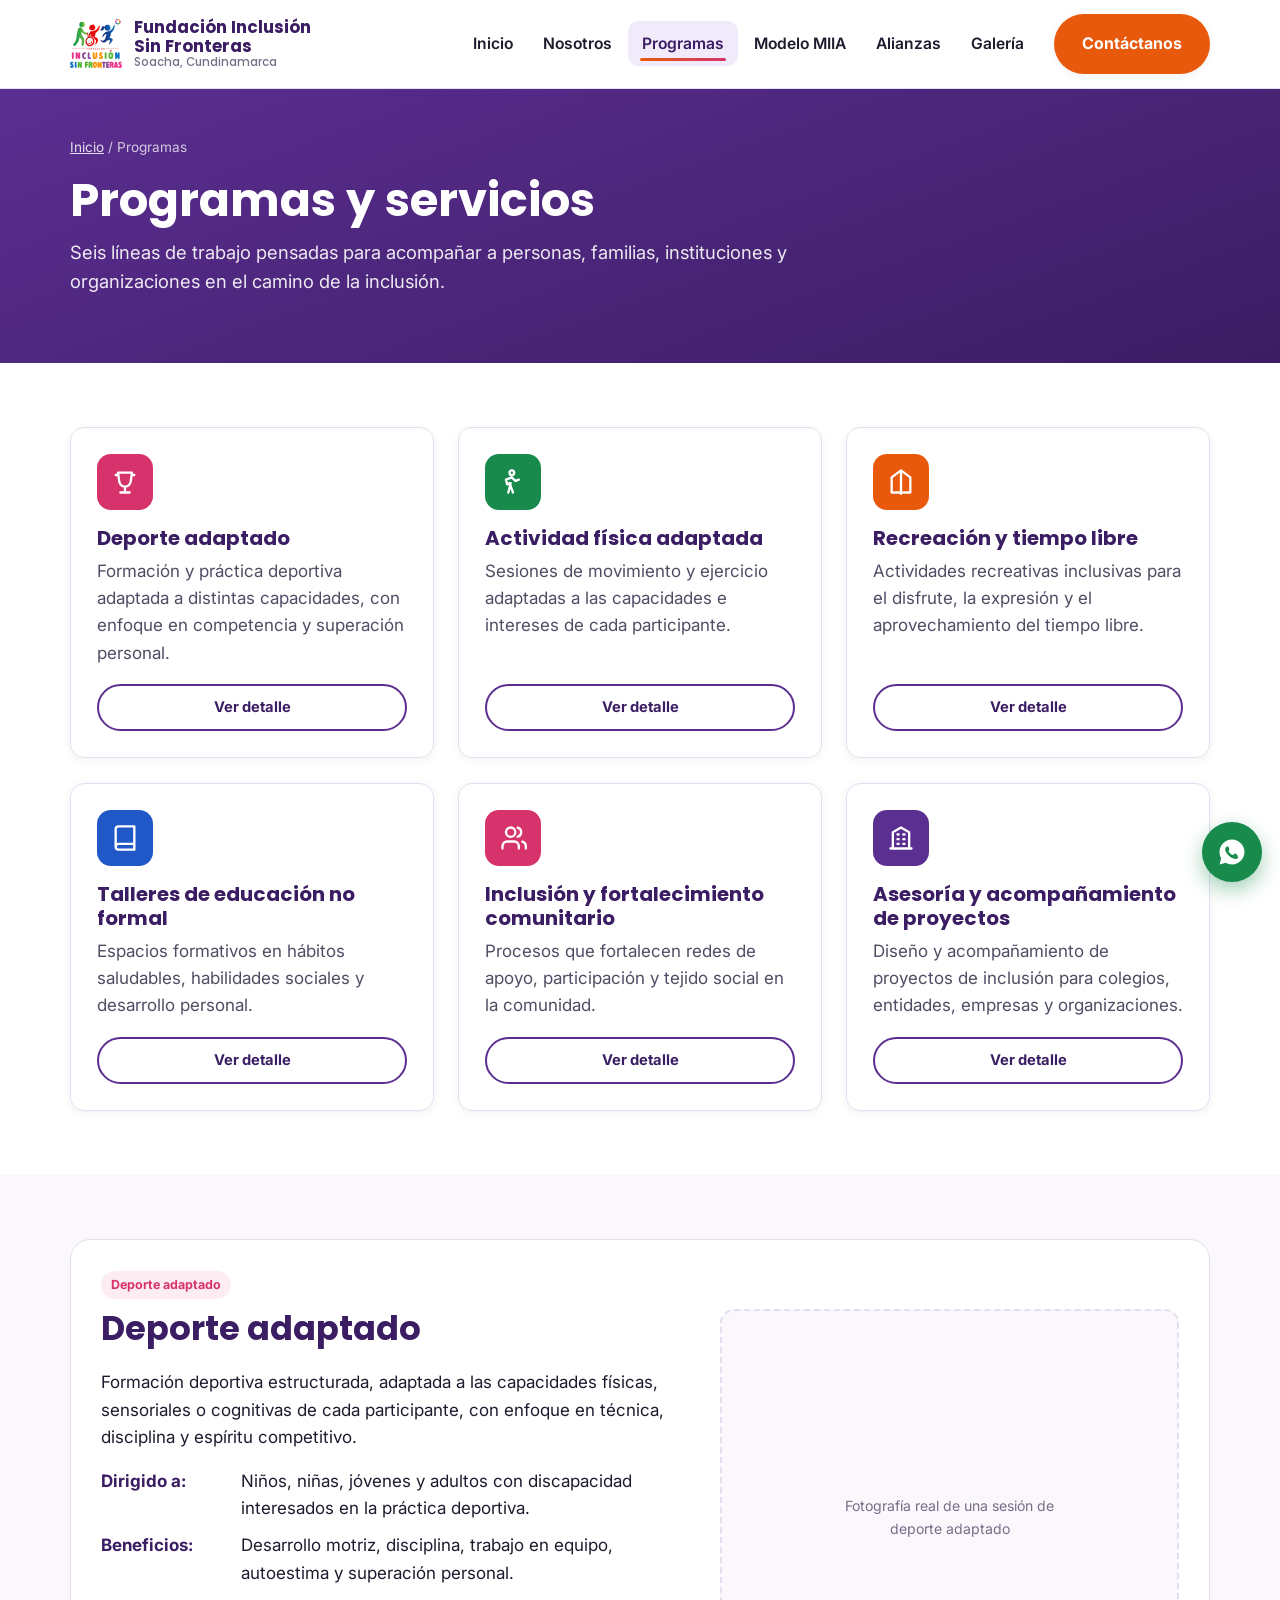
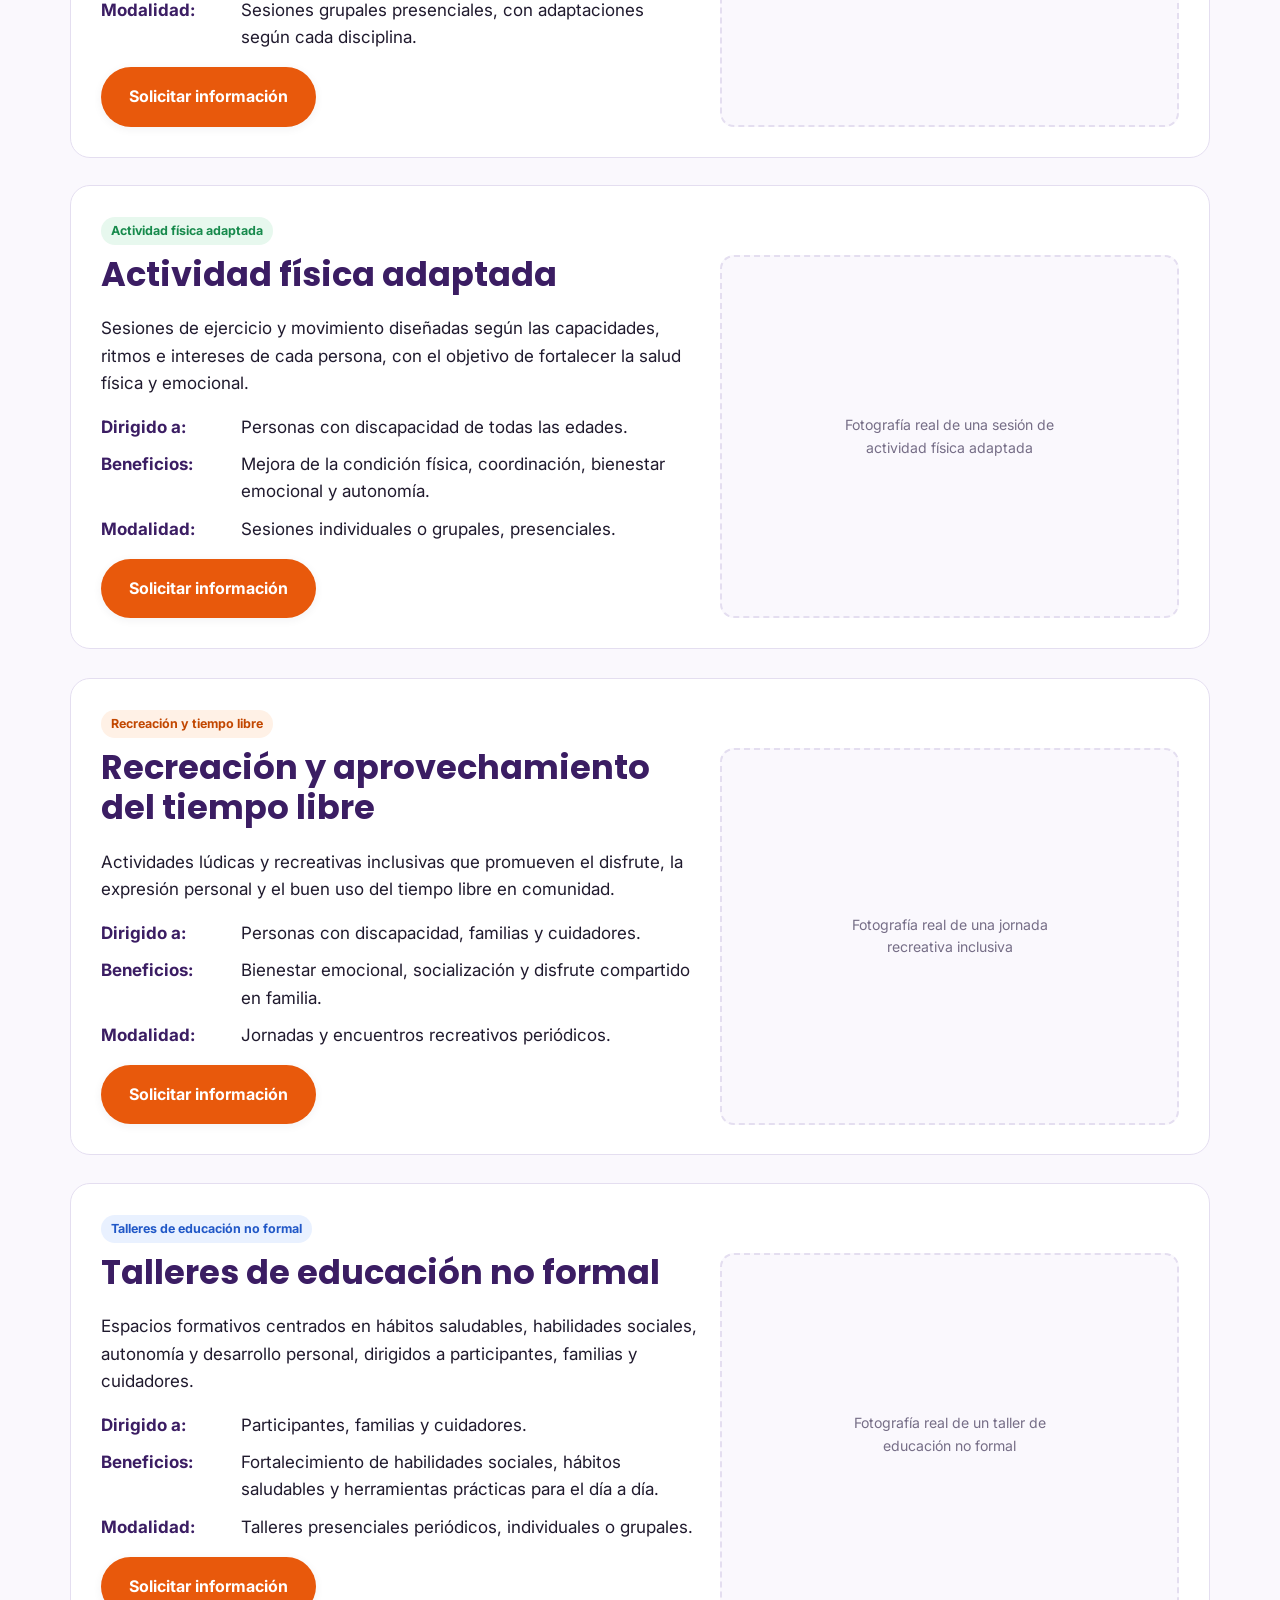
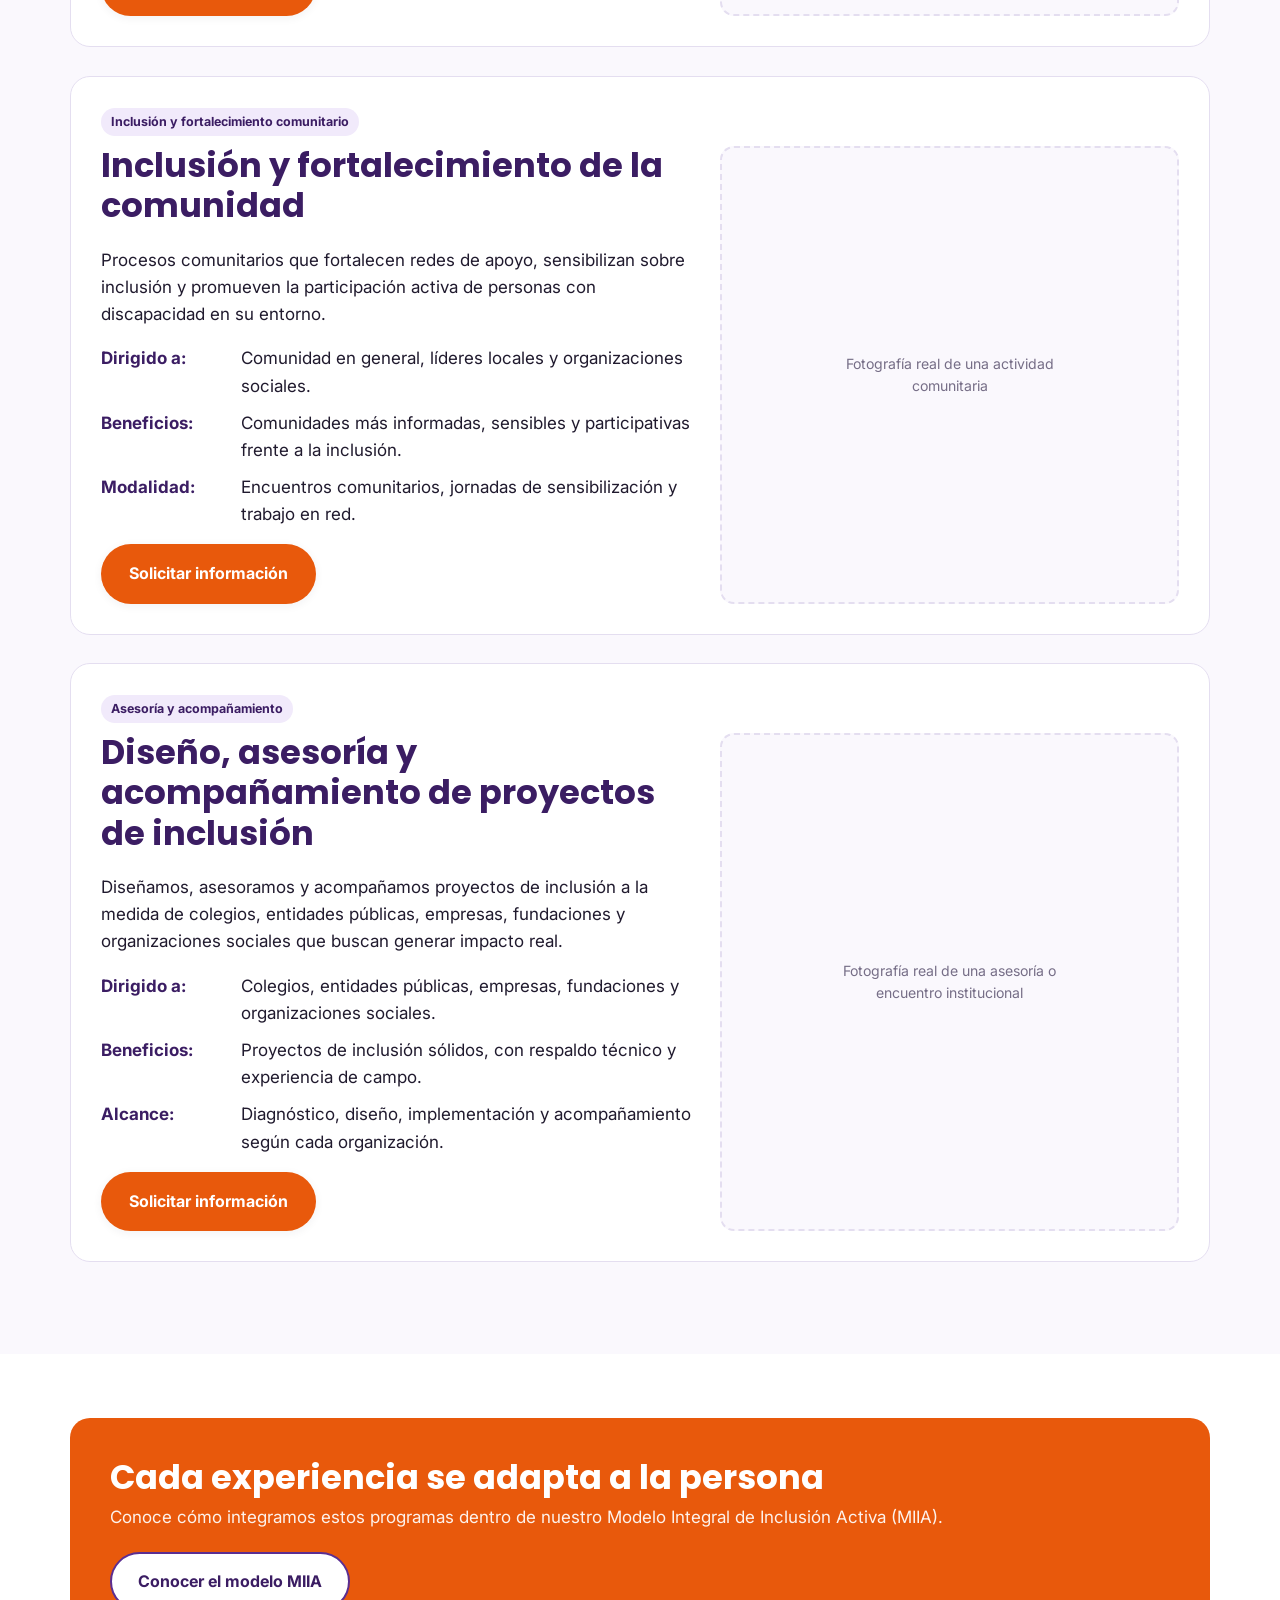
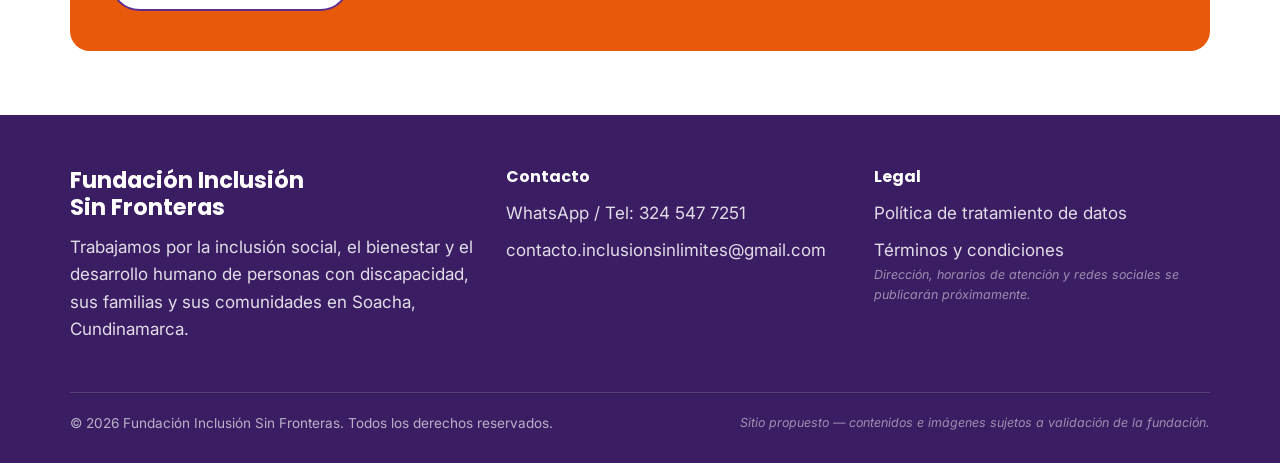
<file: programas.html>
<!DOCTYPE html>
<html lang="es">
<head>
<meta charset="UTF-8">
<meta name="viewport" content="width=device-width, initial-scale=1.0">
<title>Programas y servicios | Fundación Inclusión Sin Fronteras</title>
<meta name="description" content="Deporte adaptado, actividad física adaptada, recreación inclusiva, talleres de educación no formal y acompañamiento a instituciones y empresas en Soacha, Cundinamarca.">
<meta name="keywords" content="deporte adaptado, actividad física adaptada, recreación inclusiva, talleres inclusión, Soacha, Cundinamarca">
<link rel="preconnect" href="https://fonts.googleapis.com">
<link rel="preconnect" href="https://fonts.gstatic.com" crossorigin>
<link href="https://fonts.googleapis.com/css2?family=Poppins:wght@600;700;800&family=Inter:wght@400;500;600;700&display=swap" rel="stylesheet">
<link rel="icon" type="image/svg+xml" href="img/logo-fundacion.svg">
<link rel="stylesheet" href="css/style.css">
</head>
<body>
<a class="skip-link" href="#main">Saltar al contenido principal</a>

<header class="site-header">
  <div class="header-inner">
    <a class="brand" href="index.html">
      <img class="brand-mark" src="img/logo-fundacion.svg" alt="Fundación Inclusión Sin Fronteras" width="52" height="52">
      <span>
        <span class="brand-name">Fundación Inclusión<br>Sin Fronteras</span>
        <span class="brand-tagline">Soacha, Cundinamarca</span>
      </span>
    </a>

    <button class="nav-toggle" data-nav-toggle type="button" aria-expanded="false" aria-controls="main-nav" aria-label="Abrir menú de navegación">
      <svg viewBox="0 0 24 24" fill="none" stroke="currentColor" stroke-width="2" aria-hidden="true"><path d="M4 6h16M4 12h16M4 18h16" stroke-linecap="round"/></svg>
    </button>

    <div class="nav-scrim" data-nav-scrim></div>
    <nav class="main-nav" data-nav id="main-nav" aria-label="Navegación principal">
      <button class="nav-close" data-nav-close type="button" aria-label="Cerrar menú de navegación">
        <svg viewBox="0 0 24 24" fill="none" stroke="currentColor" stroke-width="2" aria-hidden="true"><path d="M6 6l12 12M18 6L6 18" stroke-linecap="round"/></svg>
      </button>
      <ul>
        <li><a href="index.html">Inicio</a></li>
        <li><a href="nosotros.html">Nosotros</a></li>
        <li><a href="programas.html" aria-current="page">Programas</a></li>
        <li><a href="miia.html">Modelo MIIA</a></li>
        <li><a href="alianzas.html">Alianzas</a></li>
        <li><a href="galeria.html">Galería</a></li>
      </ul>
      <div class="nav-cta">
        <a class="btn btn-primary btn-block" href="contacto.html">Contáctanos</a>
      </div>
    </nav>
  </div>
</header>

<main id="main">

  <section class="page-hero">
    <div class="container">
      <p class="breadcrumb"><a href="index.html">Inicio</a> / Programas</p>
      <h1>Programas y servicios</h1>
      <p class="lead">Seis líneas de trabajo pensadas para acompañar a personas, familias, instituciones y organizaciones en el camino de la inclusión.</p>
    </div>
  </section>

  <!-- Resumen en tarjetas -->
  <section class="section">
    <div class="container">
      <div class="card-grid cols-3">

        <div class="card">
          <div class="card-icon tone-red"><svg viewBox="0 0 24 24" fill="none" stroke="#fff" stroke-width="2"><path d="M8 21h8M12 17v4M6 4h12l-1 7a5 5 0 01-10 0L6 4zM4 6h2M18 6h2" stroke-linecap="round" stroke-linejoin="round"/></svg></div>
          <h3>Deporte adaptado</h3>
          <p>Formación y práctica deportiva adaptada a distintas capacidades, con enfoque en competencia y superación personal.</p>
          <a class="btn btn-sm btn-secondary" href="#deporte-adaptado">Ver detalle</a>
        </div>

        <div class="card">
          <div class="card-icon tone-green"><svg viewBox="0 0 24 24" fill="none" stroke="#fff" stroke-width="2"><path d="M13 4a2 2 0 11-2-2 2 2 0 012 2zM8 21l2-8-3 1-1-4 5-2 3 3 3-1M9 13l3 8" stroke-linecap="round" stroke-linejoin="round"/></svg></div>
          <h3>Actividad física adaptada</h3>
          <p>Sesiones de movimiento y ejercicio adaptadas a las capacidades e intereses de cada participante.</p>
          <a class="btn btn-sm btn-secondary" href="#actividad-fisica">Ver detalle</a>
        </div>

        <div class="card">
          <div class="card-icon tone-orange"><svg viewBox="0 0 24 24" fill="none" stroke="#fff" stroke-width="2"><path d="M12 2v20M4 8l8-6 8 6M4 8v13h16V8" stroke-linecap="round" stroke-linejoin="round"/></svg></div>
          <h3>Recreación y tiempo libre</h3>
          <p>Actividades recreativas inclusivas para el disfrute, la expresión y el aprovechamiento del tiempo libre.</p>
          <a class="btn btn-sm btn-secondary" href="#recreacion">Ver detalle</a>
        </div>

        <div class="card">
          <div class="card-icon tone-blue"><svg viewBox="0 0 24 24" fill="none" stroke="#fff" stroke-width="2"><path d="M4 19.5A2.5 2.5 0 016.5 17H20M4 19.5A2.5 2.5 0 006.5 22H20V2H6.5A2.5 2.5 0 004 4.5v15z" stroke-linecap="round" stroke-linejoin="round"/></svg></div>
          <h3>Talleres de educación no formal</h3>
          <p>Espacios formativos en hábitos saludables, habilidades sociales y desarrollo personal.</p>
          <a class="btn btn-sm btn-secondary" href="#talleres">Ver detalle</a>
        </div>

        <div class="card">
          <div class="card-icon tone-pink"><svg viewBox="0 0 24 24" fill="none" stroke="#fff" stroke-width="2"><path d="M17 21v-2a4 4 0 00-4-4H7a4 4 0 00-4 4v2M10 11a4 4 0 100-8 4 4 0 000 8zM23 21v-2a4 4 0 00-3-3.87M16 3.13a4 4 0 010 7.75" stroke-linecap="round" stroke-linejoin="round"/></svg></div>
          <h3>Inclusión y fortalecimiento comunitario</h3>
          <p>Procesos que fortalecen redes de apoyo, participación y tejido social en la comunidad.</p>
          <a class="btn btn-sm btn-secondary" href="#comunidad">Ver detalle</a>
        </div>

        <div class="card">
          <div class="card-icon tone-purple"><svg viewBox="0 0 24 24" fill="none" stroke="#fff" stroke-width="2"><path d="M3 21h18M5 21V7l7-4 7 4v14M9 9h1m4 0h1m-6 4h1m4 0h1m-6 4h1m4 0h1" stroke-linecap="round" stroke-linejoin="round"/></svg></div>
          <h3>Asesoría y acompañamiento de proyectos</h3>
          <p>Diseño y acompañamiento de proyectos de inclusión para colegios, entidades, empresas y organizaciones.</p>
          <a class="btn btn-sm btn-secondary" href="#asesoria">Ver detalle</a>
        </div>

      </div>
    </div>
  </section>

  <!-- Detalle de cada programa -->
  <section class="section section-soft">
    <div class="container">

      <article class="program-detail" id="deporte-adaptado">
        <span class="badge badge-red">Deporte adaptado</span>
        <div class="program-detail-grid">
          <div>
            <h2>Deporte adaptado</h2>
            <p>Formación deportiva estructurada, adaptada a las capacidades físicas, sensoriales o cognitivas de cada participante, con enfoque en técnica, disciplina y espíritu competitivo.</p>
            <ul class="meta-list">
              <li><strong>Dirigido a:</strong><span>Niños, niñas, jóvenes y adultos con discapacidad interesados en la práctica deportiva.</span></li>
              <li><strong>Beneficios:</strong><span>Desarrollo motriz, disciplina, trabajo en equipo, autoestima y superación personal.</span></li>
              <li><strong>Modalidad:</strong><span>Sesiones grupales presenciales, con adaptaciones según cada disciplina.</span></li>
            </ul>
            <a class="btn btn-primary" href="contacto.html?interes=programas">Solicitar información</a>
          </div>
          <div class="photo-frame">
            <span>Fotografía real de una sesión de deporte adaptado</span>
          </div>
        </div>
      </article>

      <article class="program-detail" id="actividad-fisica">
        <span class="badge badge-green">Actividad física adaptada</span>
        <div class="program-detail-grid">
          <div>
            <h2>Actividad física adaptada</h2>
            <p>Sesiones de ejercicio y movimiento diseñadas según las capacidades, ritmos e intereses de cada persona, con el objetivo de fortalecer la salud física y emocional.</p>
            <ul class="meta-list">
              <li><strong>Dirigido a:</strong><span>Personas con discapacidad de todas las edades.</span></li>
              <li><strong>Beneficios:</strong><span>Mejora de la condición física, coordinación, bienestar emocional y autonomía.</span></li>
              <li><strong>Modalidad:</strong><span>Sesiones individuales o grupales, presenciales.</span></li>
            </ul>
            <a class="btn btn-primary" href="contacto.html?interes=programas">Solicitar información</a>
          </div>
          <div class="photo-frame">
            <span>Fotografía real de una sesión de actividad física adaptada</span>
          </div>
        </div>
      </article>

      <article class="program-detail" id="recreacion">
        <span class="badge badge-orange">Recreación y tiempo libre</span>
        <div class="program-detail-grid">
          <div>
            <h2>Recreación y aprovechamiento del tiempo libre</h2>
            <p>Actividades lúdicas y recreativas inclusivas que promueven el disfrute, la expresión personal y el buen uso del tiempo libre en comunidad.</p>
            <ul class="meta-list">
              <li><strong>Dirigido a:</strong><span>Personas con discapacidad, familias y cuidadores.</span></li>
              <li><strong>Beneficios:</strong><span>Bienestar emocional, socialización y disfrute compartido en familia.</span></li>
              <li><strong>Modalidad:</strong><span>Jornadas y encuentros recreativos periódicos.</span></li>
            </ul>
            <a class="btn btn-primary" href="contacto.html?interes=programas">Solicitar información</a>
          </div>
          <div class="photo-frame">
            <span>Fotografía real de una jornada recreativa inclusiva</span>
          </div>
        </div>
      </article>

      <article class="program-detail" id="talleres">
        <span class="badge badge-blue">Talleres de educación no formal</span>
        <div class="program-detail-grid">
          <div>
            <h2>Talleres de educación no formal</h2>
            <p>Espacios formativos centrados en hábitos saludables, habilidades sociales, autonomía y desarrollo personal, dirigidos a participantes, familias y cuidadores.</p>
            <ul class="meta-list">
              <li><strong>Dirigido a:</strong><span>Participantes, familias y cuidadores.</span></li>
              <li><strong>Beneficios:</strong><span>Fortalecimiento de habilidades sociales, hábitos saludables y herramientas prácticas para el día a día.</span></li>
              <li><strong>Modalidad:</strong><span>Talleres presenciales periódicos, individuales o grupales.</span></li>
            </ul>
            <a class="btn btn-primary" href="contacto.html?interes=programas">Solicitar información</a>
          </div>
          <div class="photo-frame">
            <span>Fotografía real de un taller de educación no formal</span>
          </div>
        </div>
      </article>

      <article class="program-detail" id="comunidad">
        <span class="badge badge-purple">Inclusión y fortalecimiento comunitario</span>
        <div class="program-detail-grid">
          <div>
            <h2>Inclusión y fortalecimiento de la comunidad</h2>
            <p>Procesos comunitarios que fortalecen redes de apoyo, sensibilizan sobre inclusión y promueven la participación activa de personas con discapacidad en su entorno.</p>
            <ul class="meta-list">
              <li><strong>Dirigido a:</strong><span>Comunidad en general, líderes locales y organizaciones sociales.</span></li>
              <li><strong>Beneficios:</strong><span>Comunidades más informadas, sensibles y participativas frente a la inclusión.</span></li>
              <li><strong>Modalidad:</strong><span>Encuentros comunitarios, jornadas de sensibilización y trabajo en red.</span></li>
            </ul>
            <a class="btn btn-primary" href="contacto.html?interes=programas">Solicitar información</a>
          </div>
          <div class="photo-frame">
            <span>Fotografía real de una actividad comunitaria</span>
          </div>
        </div>
      </article>

      <article class="program-detail" id="asesoria">
        <span class="badge badge-purple">Asesoría y acompañamiento</span>
        <div class="program-detail-grid">
          <div>
            <h2>Diseño, asesoría y acompañamiento de proyectos de inclusión</h2>
            <p>Diseñamos, asesoramos y acompañamos proyectos de inclusión a la medida de colegios, entidades públicas, empresas, fundaciones y organizaciones sociales que buscan generar impacto real.</p>
            <ul class="meta-list">
              <li><strong>Dirigido a:</strong><span>Colegios, entidades públicas, empresas, fundaciones y organizaciones sociales.</span></li>
              <li><strong>Beneficios:</strong><span>Proyectos de inclusión sólidos, con respaldo técnico y experiencia de campo.</span></li>
              <li><strong>Alcance:</strong><span>Diagnóstico, diseño, implementación y acompañamiento según cada organización.</span></li>
            </ul>
            <a class="btn btn-primary" href="contacto.html?interes=alianzas">Solicitar información</a>
          </div>
          <div class="photo-frame">
            <span>Fotografía real de una asesoría o encuentro institucional</span>
          </div>
        </div>
      </article>

    </div>
  </section>

  <section class="section">
    <div class="container">
      <div class="cta-strip">
        <div>
          <h2>Cada experiencia se adapta a la persona</h2>
          <p>Conoce cómo integramos estos programas dentro de nuestro Modelo Integral de Inclusión Activa (MIIA).</p>
        </div>
        <a class="btn btn-secondary" href="miia.html">Conocer el modelo MIIA</a>
      </div>
    </div>
  </section>

</main>

<a class="wa-float" href="https://wa.me/573245477251" target="_blank" rel="noopener" aria-label="Escríbenos por WhatsApp">
  <svg viewBox="0 0 24 24" fill="currentColor" aria-hidden="true"><path d="M12 2C6.48 2 2 6.48 2 12c0 1.85.5 3.58 1.38 5.07L2 22l5.07-1.38C8.56 21.5 10.29 22 12 22c5.52 0 10-4.48 10-10S17.52 2 12 2zm5.2 14.2c-.22.62-1.09 1.14-1.79 1.29-.48.1-1.1.18-3.2-.68-2.68-1.11-4.41-3.82-4.54-4-.13-.18-1.08-1.44-1.08-2.75 0-1.31.69-1.95.93-2.22.22-.24.48-.3.64-.3h.46c.15 0 .35-.06.54.41.2.48.68 1.66.74 1.78.06.12.1.27.02.43-.08.16-.12.26-.24.4-.12.14-.25.31-.36.42-.12.12-.25.25-.11.49.14.24.62 1.03 1.34 1.67.92.82 1.7 1.08 1.94 1.2.24.12.38.1.53-.06.15-.16.6-.7.76-.94.16-.24.32-.2.53-.12.21.08 1.35.64 1.58.76.23.12.38.18.44.28.06.1.06.58-.16 1.2z"/></svg>
</a>

<footer class="site-footer">
  <div class="container">
    <div class="footer-grid">
      <div>
        <h2>Fundación Inclusión<br>Sin Fronteras</h2>
        <p>Trabajamos por la inclusión social, el bienestar y el desarrollo humano de personas con discapacidad, sus familias y sus comunidades en Soacha, Cundinamarca.</p>
      </div>
      <div>
        <h3>Contacto</h3>
        <ul class="footer-list">
          <li><a href="tel:+573245477251">WhatsApp / Tel: 324 547 7251</a></li>
          <li><a href="mailto:contacto.inclusionsinlimites@gmail.com">contacto.inclusionsinlimites@gmail.com</a></li>
        </ul>
      </div>
      <div>
        <h3>Legal</h3>
        <ul class="footer-list">
          <li><a href="privacidad.html">Política de tratamiento de datos</a></li>
          <li><a href="terminos.html">Términos y condiciones</a></li>
        </ul>
        <p class="editable-note">Dirección, horarios de atención y redes sociales se publicarán próximamente.</p>
      </div>
    </div>
    <div class="footer-bottom">
      <span>© <span data-year></span> Fundación Inclusión Sin Fronteras. Todos los derechos reservados.</span>
      <span class="editable-note">Sitio propuesto — contenidos e imágenes sujetos a validación de la fundación.</span>
    </div>
  </div>
</footer>

<script src="js/main.js"></script>
</body>
</html>
</file>
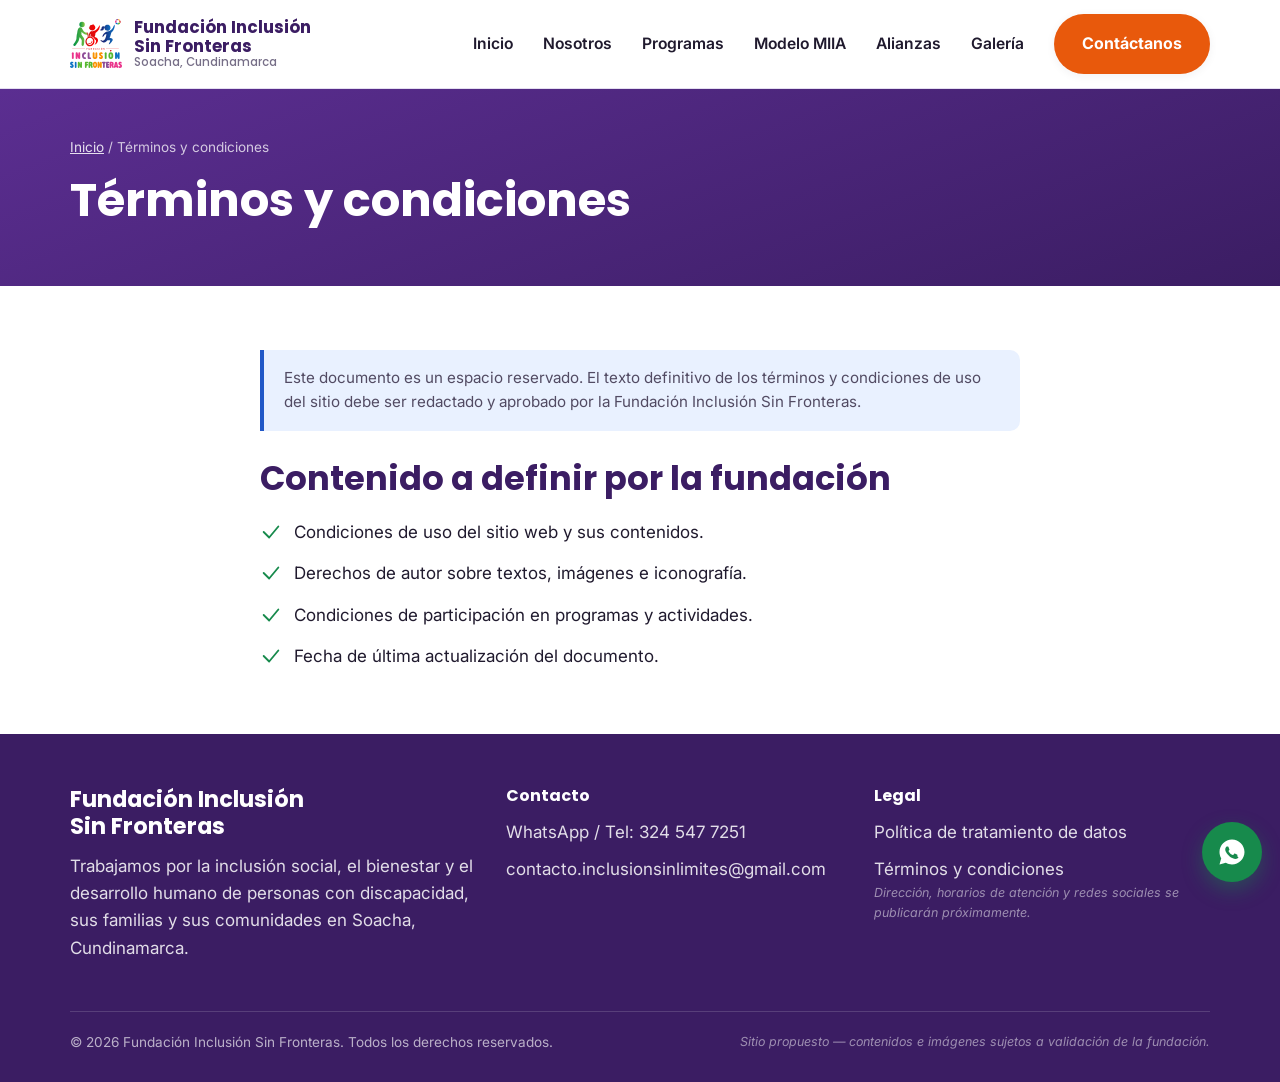
<file: terminos.html>
<!DOCTYPE html>
<html lang="es">
<head>
<meta charset="UTF-8">
<meta name="viewport" content="width=device-width, initial-scale=1.0">
<title>Términos y condiciones | Fundación Inclusión Sin Fronteras</title>
<meta name="description" content="Términos y condiciones de uso del sitio web de la Fundación Inclusión Sin Fronteras.">
<meta name="robots" content="noindex">
<link rel="preconnect" href="https://fonts.googleapis.com">
<link rel="preconnect" href="https://fonts.gstatic.com" crossorigin>
<link href="https://fonts.googleapis.com/css2?family=Poppins:wght@600;700;800&family=Inter:wght@400;500;600;700&display=swap" rel="stylesheet">
<link rel="icon" type="image/svg+xml" href="img/logo-fundacion.svg">
<link rel="stylesheet" href="css/style.css">
</head>
<body>
<a class="skip-link" href="#main">Saltar al contenido principal</a>

<header class="site-header">
  <div class="header-inner">
    <a class="brand" href="index.html">
      <img class="brand-mark" src="img/logo-fundacion.svg" alt="Fundación Inclusión Sin Fronteras" width="52" height="52">
      <span>
        <span class="brand-name">Fundación Inclusión<br>Sin Fronteras</span>
        <span class="brand-tagline">Soacha, Cundinamarca</span>
      </span>
    </a>
    <button class="nav-toggle" data-nav-toggle type="button" aria-expanded="false" aria-controls="main-nav" aria-label="Abrir menú de navegación">
      <svg viewBox="0 0 24 24" fill="none" stroke="currentColor" stroke-width="2" aria-hidden="true"><path d="M4 6h16M4 12h16M4 18h16" stroke-linecap="round"/></svg>
    </button>
    <div class="nav-scrim" data-nav-scrim></div>
    <nav class="main-nav" data-nav id="main-nav" aria-label="Navegación principal">
      <button class="nav-close" data-nav-close type="button" aria-label="Cerrar menú de navegación">
        <svg viewBox="0 0 24 24" fill="none" stroke="currentColor" stroke-width="2" aria-hidden="true"><path d="M6 6l12 12M18 6L6 18" stroke-linecap="round"/></svg>
      </button>
      <ul>
        <li><a href="index.html">Inicio</a></li>
        <li><a href="nosotros.html">Nosotros</a></li>
        <li><a href="programas.html">Programas</a></li>
        <li><a href="miia.html">Modelo MIIA</a></li>
        <li><a href="alianzas.html">Alianzas</a></li>
        <li><a href="galeria.html">Galería</a></li>
      </ul>
      <div class="nav-cta"><a class="btn btn-primary btn-block" href="contacto.html">Contáctanos</a></div>
    </nav>
  </div>
</header>

<main id="main">
  <section class="page-hero">
    <div class="container">
      <p class="breadcrumb"><a href="index.html">Inicio</a> / Términos y condiciones</p>
      <h1>Términos y condiciones</h1>
    </div>
  </section>

  <section class="section">
    <div class="container" style="max-width: 800px;">
      <div class="note-box" style="margin-bottom:28px;">
        Este documento es un espacio reservado. El texto definitivo de los términos y condiciones de uso del sitio debe ser redactado y aprobado por la Fundación Inclusión Sin Fronteras.
      </div>
      <h2>Contenido a definir por la fundación</h2>
      <ul class="icon-list">
        <li><svg viewBox="0 0 24 24" fill="none" stroke="currentColor" stroke-width="2"><path d="M4 12l6 6L20 6" stroke-linecap="round" stroke-linejoin="round"/></svg><span>Condiciones de uso del sitio web y sus contenidos.</span></li>
        <li><svg viewBox="0 0 24 24" fill="none" stroke="currentColor" stroke-width="2"><path d="M4 12l6 6L20 6" stroke-linecap="round" stroke-linejoin="round"/></svg><span>Derechos de autor sobre textos, imágenes e iconografía.</span></li>
        <li><svg viewBox="0 0 24 24" fill="none" stroke="currentColor" stroke-width="2"><path d="M4 12l6 6L20 6" stroke-linecap="round" stroke-linejoin="round"/></svg><span>Condiciones de participación en programas y actividades.</span></li>
        <li><svg viewBox="0 0 24 24" fill="none" stroke="currentColor" stroke-width="2"><path d="M4 12l6 6L20 6" stroke-linecap="round" stroke-linejoin="round"/></svg><span>Fecha de última actualización del documento.</span></li>
      </ul>
    </div>
  </section>
</main>

<a class="wa-float" href="https://wa.me/573245477251" target="_blank" rel="noopener" aria-label="Escríbenos por WhatsApp">
  <svg viewBox="0 0 24 24" fill="currentColor" aria-hidden="true"><path d="M12 2C6.48 2 2 6.48 2 12c0 1.85.5 3.58 1.38 5.07L2 22l5.07-1.38C8.56 21.5 10.29 22 12 22c5.52 0 10-4.48 10-10S17.52 2 12 2zm5.2 14.2c-.22.62-1.09 1.14-1.79 1.29-.48.1-1.1.18-3.2-.68-2.68-1.11-4.41-3.82-4.54-4-.13-.18-1.08-1.44-1.08-2.75 0-1.31.69-1.95.93-2.22.22-.24.48-.3.64-.3h.46c.15 0 .35-.06.54.41.2.48.68 1.66.74 1.78.06.12.1.27.02.43-.08.16-.12.26-.24.4-.12.14-.25.31-.36.42-.12.12-.25.25-.11.49.14.24.62 1.03 1.34 1.67.92.82 1.7 1.08 1.94 1.2.24.12.38.1.53-.06.15-.16.6-.7.76-.94.16-.24.32-.2.53-.12.21.08 1.35.64 1.58.76.23.12.38.18.44.28.06.1.06.58-.16 1.2z"/></svg>
</a>

<footer class="site-footer">
  <div class="container">
    <div class="footer-grid">
      <div>
        <h2>Fundación Inclusión<br>Sin Fronteras</h2>
        <p>Trabajamos por la inclusión social, el bienestar y el desarrollo humano de personas con discapacidad, sus familias y sus comunidades en Soacha, Cundinamarca.</p>
      </div>
      <div>
        <h3>Contacto</h3>
        <ul class="footer-list">
          <li><a href="tel:+573245477251">WhatsApp / Tel: 324 547 7251</a></li>
          <li><a href="mailto:contacto.inclusionsinlimites@gmail.com">contacto.inclusionsinlimites@gmail.com</a></li>
        </ul>
      </div>
      <div>
        <h3>Legal</h3>
        <ul class="footer-list">
          <li><a href="privacidad.html">Política de tratamiento de datos</a></li>
          <li><a href="terminos.html">Términos y condiciones</a></li>
        </ul>
        <p class="editable-note">Dirección, horarios de atención y redes sociales se publicarán próximamente.</p>
      </div>
    </div>
    <div class="footer-bottom">
      <span>© <span data-year></span> Fundación Inclusión Sin Fronteras. Todos los derechos reservados.</span>
      <span class="editable-note">Sitio propuesto — contenidos e imágenes sujetos a validación de la fundación.</span>
    </div>
  </div>
</footer>

<script src="js/main.js"></script>
</body>
</html>
</file>
<file: css/style.css>
/* =========================================================
   Fundación Inclusión Sin Fronteras — Hoja de estilos base
   Mobile-first, alto contraste, accesible.
   ========================================================= */

:root {
  /* Paleta institucional */
  --purple: #5B2E91;
  --purple-dark: #3B1D63;
  --purple-soft: #F1EAFB;
  --blue: #2158C7;
  --blue-soft: #E9F1FF;
  --green: #178A4C;
  --green-soft: #E7F8EE;
  --orange: #E8590C;
  --orange-dark: #C24700;
  --orange-soft: #FFF1E6;
  --red: #D6336C;
  --red-soft: #FDECF2;
  --pink: #D6336C;
  --ink: #201A2E;
  --ink-soft: #524B63;
  --ink-faint: #766E87;
  --bg: #FFFFFF;
  --bg-soft: #FAF8FD;
  --border: #E4DEF0;
  --white: #FFFFFF;
  --radius-lg: 20px;
  --radius-md: 14px;
  --radius-sm: 10px;
  --shadow-sm: 0 2px 10px rgba(32, 26, 46, 0.06);
  --shadow-md: 0 10px 30px rgba(32, 26, 46, 0.10);
  --focus-ring: 3px solid #1656C9;
  --maxw: 1180px;
  --font-head: "Poppins", "Segoe UI", system-ui, sans-serif;
  --font-body: "Inter", "Segoe UI", system-ui, sans-serif;
}

/* ---------- Reset ---------- */
*, *::before, *::after { box-sizing: border-box; }
html { scroll-behavior: smooth; }
@media (prefers-reduced-motion: reduce) {
  html { scroll-behavior: auto; }
  *, *::before, *::after { animation-duration: 0.01ms !important; animation-iteration-count: 1 !important; transition-duration: 0.01ms !important; scroll-behavior: auto !important; }
}
body {
  margin: 0;
  font-family: var(--font-body);
  color: var(--ink);
  background: var(--bg);
  line-height: 1.6;
  font-size: 17px;
  -webkit-font-smoothing: antialiased;
}
img { max-width: 100%; display: block; }
a { color: var(--blue); }
h1, h2, h3, h4 {
  font-family: var(--font-head);
  color: var(--purple-dark);
  line-height: 1.2;
  margin: 0 0 0.6em;
  font-weight: 700;
}
h1 { font-size: clamp(2rem, 5vw, 2.9rem); }
h2 { font-size: clamp(1.5rem, 3.4vw, 2.1rem); }
h3 { font-size: 1.25rem; }
p { margin: 0 0 1em; }
ul { padding-left: 1.2em; }
button { font-family: inherit; }

/* Focus visible everywhere for keyboard nav */
a:focus-visible, button:focus-visible, input:focus-visible,
textarea:focus-visible, select:focus-visible, [tabindex]:focus-visible {
  outline: var(--focus-ring);
  outline-offset: 3px;
  border-radius: 4px;
}

/* ---------- Utility ---------- */
.container { max-width: var(--maxw); margin: 0 auto; padding: 0 20px; }
.section { padding: 64px 0; }
.section-soft { background: var(--bg-soft); }
.section-purple { background: linear-gradient(160deg, var(--purple) 0%, var(--purple-dark) 100%); color: #fff; }
.section-purple h2, .section-purple h3 { color: #fff; }
.eyebrow {
  display: inline-block;
  font-weight: 700;
  font-size: 0.8rem;
  letter-spacing: 0.06em;
  text-transform: uppercase;
  color: var(--orange-dark);
  background: var(--orange-soft);
  padding: 6px 14px;
  border-radius: 999px;
  margin-bottom: 14px;
}
.lead { font-size: 1.15rem; color: var(--ink-soft); max-width: 62ch; }
.center { text-align: center; margin-left: auto; margin-right: auto; }
.visually-hidden {
  position: absolute; width: 1px; height: 1px; margin: -1px;
  padding: 0; overflow: hidden; clip: rect(0,0,0,0); white-space: nowrap; border: 0;
}
.skip-link {
  position: absolute;
  left: -9999px;
  top: 0;
  background: var(--purple-dark);
  color: #fff;
  padding: 12px 20px;
  z-index: 1000;
  border-radius: 0 0 8px 0;
  font-weight: 600;
  text-decoration: none;
}
.skip-link:focus { left: 0; }

/* ---------- Buttons ---------- */
.btn {
  position: relative;
  display: inline-flex;
  align-items: center;
  justify-content: center;
  gap: 8px;
  padding: 15px 26px;
  min-height: 52px;
  border-radius: 999px;
  font-weight: 700;
  font-size: 1rem;
  text-decoration: none;
  border: 2px solid transparent;
  cursor: pointer;
  overflow: hidden;
  transition: transform 0.25s cubic-bezier(.34,1.56,.64,1), box-shadow 0.25s ease, background 0.2s ease;
}
.btn::before {
  content: "";
  position: absolute;
  top: 0;
  left: -60%;
  width: 45%;
  height: 100%;
  background: linear-gradient(115deg, transparent, rgba(255,255,255,0.55), transparent);
  transform: skewX(-20deg);
  transition: left 0.6s ease;
  pointer-events: none;
}
.btn:hover::before { left: 130%; }
.btn:hover { transform: translateY(-3px) scale(1.03); }
.btn:active { transform: translateY(0) scale(0.97); }
.btn-primary { background: var(--orange); color: #fff; box-shadow: var(--shadow-sm); }
.btn-primary:hover { background: var(--orange-dark); color: #fff; box-shadow: 0 12px 28px rgba(232,89,12,0.4); }

/* Brillo suave y continuo en el botón principal de contacto, para que resalte sin necesidad de interacción */
@keyframes cta-glow {
  0%, 100% { box-shadow: var(--shadow-sm), 0 0 0 0 rgba(232,89,12,0.45); }
  50% { box-shadow: var(--shadow-sm), 0 0 0 9px rgba(232,89,12,0); }
}
.nav-cta .btn-primary { animation: cta-glow 2.6s ease-in-out infinite; }
.nav-cta .btn-primary:hover { animation-play-state: paused; }
.btn-secondary { background: #fff; color: var(--purple-dark); border-color: var(--purple); }
.btn-secondary:hover { background: var(--purple-soft); box-shadow: 0 10px 24px rgba(91,46,145,0.18); }
.btn-outline-light { background: transparent; color: #fff; border-color: rgba(255,255,255,0.7); }
.btn-outline-light:hover { background: rgba(255,255,255,0.15); }
.btn-block { width: 100%; }
.btn-sm { padding: 10px 18px; min-height: 40px; font-size: 0.92rem; }

/* ---------- Header ---------- */
.site-header {
  position: sticky;
  top: 0;
  z-index: 500;
  background: #fff;
  border-bottom: 1px solid var(--border);
}
.header-inner {
  display: flex;
  align-items: center;
  justify-content: space-between;
  padding: 14px 20px;
  max-width: var(--maxw);
  margin: 0 auto;
  gap: 16px;
}
.brand {
  display: flex;
  align-items: center;
  gap: 12px;
  text-decoration: none;
  color: var(--purple-dark);
  font-family: var(--font-head);
  font-weight: 700;
  font-size: 1.05rem;
  line-height: 1.15;
}
.brand-mark {
  flex-shrink: 0;
  width: 52px;
  height: 52px;
  object-fit: contain;
  transition: transform 0.45s cubic-bezier(.34,1.56,.64,1);
}
.brand:hover .brand-mark, .brand:focus-visible .brand-mark { transform: rotate(6deg) scale(1.08); }
.brand-name { display: block; }
.brand-tagline { display: block; font-size: 0.72rem; font-weight: 500; color: var(--ink-faint); }

.nav-toggle {
  display: inline-flex;
  align-items: center;
  justify-content: center;
  width: 48px;
  height: 48px;
  border-radius: 10px;
  border: 2px solid var(--border);
  background: #fff;
  cursor: pointer;
}
.nav-toggle svg { width: 24px; height: 24px; }

.main-nav {
  position: fixed;
  inset: 0 0 0 auto;
  width: min(84vw, 340px);
  background: #fff;
  transform: translateX(100%);
  transition: transform 0.25s ease;
  padding: 90px 24px 24px;
  overflow-y: auto;
  box-shadow: -8px 0 30px rgba(0,0,0,0.15);
}
.main-nav.is-open { transform: translateX(0); }
.nav-scrim {
  position: fixed;
  inset: 0;
  background: rgba(20, 15, 35, 0.45);
  opacity: 0;
  pointer-events: none;
  transition: opacity 0.25s ease;
  z-index: 400;
}
.nav-scrim.is-open { opacity: 1; pointer-events: auto; }
.main-nav ul { list-style: none; margin: 0; padding: 0; display: flex; flex-direction: column; gap: 4px; }
.main-nav ul a {
  display: block;
  position: relative;
  padding: 14px 12px;
  color: var(--ink);
  text-decoration: none;
  font-weight: 600;
  border-radius: 10px;
  font-size: 1.05rem;
  transition: color 0.2s ease, background-color 0.2s ease;
}
.main-nav ul a:hover, .main-nav ul a[aria-current="page"] { background: var(--purple-soft); color: var(--purple-dark); }
.main-nav ul a::after {
  content: "";
  position: absolute;
  left: 12px;
  right: 12px;
  bottom: 5px;
  height: 3px;
  border-radius: 3px;
  background: linear-gradient(90deg, var(--orange), var(--red));
  transform: scaleX(0);
  transform-origin: left;
  transition: transform 0.3s cubic-bezier(.34,1.56,.64,1);
}
@media (min-width: 900px) {
  .main-nav ul a:hover::after, .main-nav ul a[aria-current="page"]::after { transform: scaleX(1); }
}
.nav-cta .btn[aria-current="page"] {
  box-shadow: 0 0 0 3px rgba(232,89,12,0.35);
}
.nav-close {
  position: absolute;
  top: 18px;
  right: 18px;
  width: 44px;
  height: 44px;
  border-radius: 10px;
  border: 2px solid var(--border);
  background: #fff;
  cursor: pointer;
}
.nav-cta { margin-top: 18px; }

@media (min-width: 900px) {
  .nav-toggle, .nav-close, .nav-scrim { display: none; }
  .main-nav {
    position: static;
    width: auto;
    transform: none;
    box-shadow: none;
    padding: 0;
    overflow: visible;
    display: flex;
    align-items: center;
  }
  .main-nav ul { flex-direction: row; align-items: center; gap: 2px; }
  .main-nav ul a { padding: 10px 14px; font-size: 0.98rem; }
  .nav-cta { margin: 0 0 0 16px; flex-shrink: 0; }
  .nav-cta .btn { width: auto; }
  .header-inner { flex-wrap: nowrap; }
}

/* ---------- Hero ---------- */
.hero {
  background: linear-gradient(160deg, var(--purple) 0%, var(--purple-dark) 65%);
  color: #fff;
  padding: 56px 0 72px;
  position: relative;
  overflow: hidden;
}
.hero::after {
  content: "";
  position: absolute;
  right: -120px; top: -120px;
  width: 380px; height: 380px;
  background: radial-gradient(circle, rgba(255,255,255,0.14), transparent 70%);
  border-radius: 50%;
}
.hero-grid {
  display: grid;
  gap: 40px;
  align-items: center;
}
@media (min-width: 880px) {
  .hero-grid { grid-template-columns: 1.1fr 0.9fr; }
}
.hero h1 { color: #fff; }
.hero .lead { color: rgba(255,255,255,0.9); font-size: 1.15rem; }
.hero-actions { display: flex; flex-wrap: wrap; gap: 14px; margin-top: 28px; }
.hero-art {
  border-radius: var(--radius-lg);
  overflow: hidden;
  background: rgba(255,255,255,0.08);
  border: 1px solid rgba(255,255,255,0.25);
}

/* Entrada suave del hero */
@keyframes fade-up-in {
  from { opacity: 0; transform: translateY(18px); }
  to { opacity: 1; transform: translateY(0); }
}
.hero-grid > * { animation: fade-up-in 0.7s cubic-bezier(.16,.8,.28,1) both; }
.hero-grid > *:nth-child(2) { animation-delay: 0.12s; }
.page-hero .container > * { animation: fade-up-in 0.6s cubic-bezier(.16,.8,.28,1) both; }
.page-hero .container > *:nth-child(2) { animation-delay: 0.08s; }
.page-hero .container > *:nth-child(3) { animation-delay: 0.16s; }

/* ---------- Photo placeholder blocks ---------- */
.photo-frame {
  border-radius: var(--radius-md);
  background: var(--bg-soft);
  border: 2px dashed var(--border);
  display: flex;
  flex-direction: column;
  align-items: center;
  justify-content: center;
  text-align: center;
  gap: 10px;
  padding: 28px 20px;
  min-height: 220px;
  color: var(--ink-faint);
}
.photo-frame svg { width: 48px; height: 48px; opacity: 0.6; }
.photo-frame span { font-size: 0.88rem; max-width: 26ch; }
.hero-art .photo-frame { min-height: 300px; background: rgba(255,255,255,0.06); border-color: rgba(255,255,255,0.35); color: rgba(255,255,255,0.85); }

/* ---------- Cards ---------- */
.card-grid { display: grid; gap: 24px; grid-template-columns: 1fr; }
@media (min-width: 640px) { .card-grid.cols-2 { grid-template-columns: 1fr 1fr; } }
@media (min-width: 900px) { .card-grid.cols-3 { grid-template-columns: repeat(3, 1fr); } }
@media (min-width: 900px) { .card-grid.cols-5 { grid-template-columns: repeat(5, 1fr); } }

.card {
  background: #fff;
  border: 1px solid var(--border);
  border-radius: var(--radius-md);
  padding: 26px;
  box-shadow: var(--shadow-sm);
  display: flex;
  flex-direction: column;
  height: 100%;
  transition: transform 0.35s cubic-bezier(.2,.8,.2,1), box-shadow 0.35s ease, border-color 0.35s ease;
}
.card:hover {
  transform: translateY(-6px);
  box-shadow: var(--shadow-md);
  border-color: var(--purple);
}
.card h3 { margin-bottom: 8px; }
.card p { color: var(--ink-soft); flex-grow: 1; }
.card-icon {
  width: 56px; height: 56px;
  border-radius: 14px;
  display: flex; align-items: center; justify-content: center;
  margin-bottom: 16px;
  transition: transform 0.35s cubic-bezier(.34,1.56,.64,1);
}
.card-icon svg { width: 28px; height: 28px; color: #fff; }
.card:hover .card-icon { transform: scale(1.08) rotate(-4deg); }

.tone-green .card-icon, .tone-green.card-icon { background: var(--green); }
.tone-red .card-icon, .tone-red.card-icon { background: var(--red); }
.tone-orange .card-icon, .tone-orange.card-icon { background: var(--orange); }
.tone-pink .card-icon, .tone-pink.card-icon { background: var(--pink); }
.tone-purple .card-icon, .tone-purple.card-icon { background: var(--purple); }
.tone-blue .card-icon, .tone-blue.card-icon { background: var(--blue); }

.badge {
  display: inline-block;
  font-size: 0.78rem;
  font-weight: 700;
  padding: 4px 10px;
  border-radius: 999px;
  margin-bottom: 10px;
}
.badge-green { background: var(--green-soft); color: var(--green); }
.badge-red { background: var(--red-soft); color: var(--red); }
.badge-orange { background: var(--orange-soft); color: var(--orange-dark); }
.badge-blue { background: var(--blue-soft); color: var(--blue); }
.badge-purple { background: var(--purple-soft); color: var(--purple-dark); }

/* ---------- MIIA dimension band ---------- */
.miia-band { display: grid; gap: 18px; grid-template-columns: 1fr; }
@media (min-width: 640px) { .miia-band { grid-template-columns: 1fr 1fr; } }
@media (min-width: 1000px) { .miia-band { grid-template-columns: repeat(5, 1fr); } }
.miia-item {
  background: #fff;
  border-radius: var(--radius-md);
  padding: 22px 18px;
  text-align: center;
  border: 1px solid var(--border);
  border-top: 6px solid var(--accent, var(--purple));
  transition: transform 0.35s cubic-bezier(.2,.8,.2,1), box-shadow 0.35s ease;
}
.miia-item:hover {
  transform: translateY(-10px) scale(1.02);
  box-shadow: var(--shadow-md);
}
.miia-item:hover .card-icon { transform: scale(1.18) rotate(-6deg); }
.miia-item .card-icon { margin-left: auto; margin-right: auto; }
.miia-item h3 { font-size: 1.05rem; }
.miia-item p { font-size: 0.92rem; color: var(--ink-soft); margin-bottom: 0; }

/* Flotación suave y continua de los íconos MIIA, para que la sección se sienta viva sin necesidad de interacción.
   Se anima el SVG interno (no el contenedor .card-icon) para no chocar con la transición de hover del contenedor. */
@keyframes icon-float {
  0%, 100% { transform: translateY(0); }
  50% { transform: translateY(-8px); }
}
.miia-band .card-icon svg {
  animation: icon-float 3.2s ease-in-out infinite;
}
.miia-band .miia-item:nth-child(1) .card-icon svg { animation-delay: 0s; }
.miia-band .miia-item:nth-child(2) .card-icon svg { animation-delay: 0.3s; }
.miia-band .miia-item:nth-child(3) .card-icon svg { animation-delay: 0.6s; }
.miia-band .miia-item:nth-child(4) .card-icon svg { animation-delay: 0.9s; }
.miia-band .miia-item:nth-child(5) .card-icon svg { animation-delay: 1.2s; }
.miia-band .miia-item:hover .card-icon svg { animation-play-state: paused; }

/* ---------- Callout / CTA strip ---------- */
.cta-strip {
  background: var(--orange);
  color: #fff;
  border-radius: var(--radius-lg);
  padding: 40px;
  display: flex;
  flex-wrap: wrap;
  gap: 20px;
  align-items: center;
  justify-content: space-between;
}
.cta-strip h2 { color: #fff; margin-bottom: 6px; }
.cta-strip p { color: rgba(255,255,255,0.92); margin-bottom: 0; }

.audience-grid { display: grid; gap: 20px; grid-template-columns: 1fr; }
@media (min-width: 720px) { .audience-grid { grid-template-columns: repeat(3, 1fr); } }
.audience-card {
  border-radius: var(--radius-md);
  padding: 24px;
  border: 1px solid var(--border);
  background: #fff;
  transition: transform 0.35s cubic-bezier(.2,.8,.2,1), box-shadow 0.35s ease, border-color 0.35s ease;
}
.audience-card:hover {
  transform: translateY(-6px);
  box-shadow: var(--shadow-md);
  border-color: var(--purple);
}
.audience-card h3 { display: flex; align-items: center; gap: 10px; }
.audience-card .icon-circle { transition: transform 0.35s cubic-bezier(.34,1.56,.64,1); }
.audience-card:hover .icon-circle { transform: scale(1.1) rotate(-4deg); }

/* ---------- Value list ---------- */
.value-grid { display: grid; gap: 16px; grid-template-columns: 1fr 1fr; }
@media (min-width: 720px) { .value-grid { grid-template-columns: repeat(4, 1fr); } }
.value-item { text-align: center; padding: 18px 10px; }
.value-item .card-icon { margin: 0 auto 12px; }

/* ---------- Timeline / mission-vision ---------- */
.mv-grid { display: grid; gap: 24px; grid-template-columns: 1fr; }
@media (min-width: 780px) { .mv-grid { grid-template-columns: 1fr 1fr; } }
.mv-card {
  background: #fff;
  border: 1px solid var(--border);
  border-radius: var(--radius-md);
  padding: 28px;
  transition: transform 0.35s cubic-bezier(.2,.8,.2,1), box-shadow 0.35s ease;
}
.mv-card:hover { transform: translateY(-6px); box-shadow: var(--shadow-md); }
.mv-card h3 { color: var(--purple-dark); }

/* ---------- Program detail ---------- */
.program-detail {
  border: 1px solid var(--border);
  border-radius: var(--radius-lg);
  padding: 30px;
  margin-bottom: 28px;
  background: #fff;
  transition: box-shadow 0.35s ease, border-color 0.35s ease;
}
.program-detail:hover {
  box-shadow: var(--shadow-md);
  border-color: var(--purple);
}
.program-detail-grid { display: grid; gap: 22px; grid-template-columns: 1fr; }
@media (min-width: 760px) { .program-detail-grid { grid-template-columns: 1.3fr 1fr; } }
.meta-list { list-style: none; padding: 0; margin: 0 0 16px; display: grid; gap: 10px; }
.meta-list li { display: flex; gap: 10px; align-items: flex-start; }
.meta-list strong { color: var(--purple-dark); min-width: 130px; display: inline-block; }

/* ---------- Gallery ---------- */
.gallery-grid { display: grid; gap: 18px; grid-template-columns: repeat(2, 1fr); }
@media (min-width: 640px) { .gallery-grid { grid-template-columns: repeat(3, 1fr); } }
@media (min-width: 960px) { .gallery-grid { grid-template-columns: repeat(4, 1fr); } }
.gallery-grid .photo-frame { min-height: 160px; aspect-ratio: 4/3; }

/* ---------- Contact ---------- */
.contact-grid { display: grid; gap: 32px; grid-template-columns: 1fr; }
@media (min-width: 900px) { .contact-grid { grid-template-columns: 0.9fr 1.1fr; } }
.contact-info-card {
  background: var(--purple-soft);
  border-radius: var(--radius-lg);
  padding: 28px;
}
.contact-info-card h2 { color: var(--purple-dark); }
.contact-method {
  display: flex;
  gap: 14px;
  align-items: flex-start;
  padding: 14px 0;
  border-bottom: 1px solid rgba(91,46,145,0.15);
}
.contact-method:last-child { border-bottom: none; }
.contact-method .icon-circle { flex-shrink: 0; }
.icon-circle {
  width: 44px; height: 44px;
  border-radius: 50%;
  background: var(--purple);
  display: flex; align-items: center; justify-content: center;
}
.icon-circle svg { width: 22px; height: 22px; color: #fff; }
.contact-method a, .contact-method p { margin: 0; font-weight: 600; color: var(--ink); word-break: break-word; }

form { display: flex; flex-direction: column; gap: 20px; }
.form-row { display: grid; gap: 20px; grid-template-columns: 1fr; }
@media (min-width: 620px) { .form-row.two { grid-template-columns: 1fr 1fr; } }
.field label, fieldset legend {
  display: block;
  font-weight: 700;
  margin-bottom: 8px;
  color: var(--purple-dark);
  font-size: 0.95rem;
}
.field .hint { font-weight: 400; color: var(--ink-faint); font-size: 0.85rem; }
input[type="text"], input[type="email"], input[type="tel"], textarea, select {
  width: 100%;
  padding: 13px 14px;
  border-radius: var(--radius-sm);
  border: 2px solid var(--border);
  font-size: 1rem;
  font-family: inherit;
  background: #fff;
  color: var(--ink);
}
input:focus, textarea:focus, select:focus { border-color: var(--purple); }
textarea { min-height: 130px; resize: vertical; }
fieldset { border: 2px solid var(--border); border-radius: var(--radius-sm); padding: 16px; margin: 0; }
.radio-group { display: grid; gap: 10px; }
.radio-option { display: flex; align-items: flex-start; gap: 10px; font-weight: 500; }
.radio-option input { width: 20px; height: 20px; margin-top: 3px; flex-shrink: 0; }
.checkbox-row { display: flex; align-items: flex-start; gap: 10px; }
.checkbox-row input { width: 22px; height: 22px; margin-top: 2px; flex-shrink: 0; }
.checkbox-row label { font-weight: 500; color: var(--ink); font-size: 0.95rem; }
.error-text { color: var(--red); font-size: 0.85rem; font-weight: 600; margin-top: -12px; display: none; }
.field.has-error input, .field.has-error textarea, .field.has-error select { border-color: var(--red); }
.field.has-error .error-text { display: block; }
.form-status {
  padding: 16px 18px;
  border-radius: var(--radius-sm);
  font-weight: 600;
  display: none;
}
.form-status.is-visible { display: block; }
.form-status.success { background: var(--green-soft); color: var(--green); }
.form-status.error { background: var(--red-soft); color: var(--red); }

/* ---------- Floating WhatsApp button ---------- */
.wa-float {
  position: fixed;
  right: 18px;
  bottom: 18px;
  z-index: 600;
  width: 60px; height: 60px;
  border-radius: 50%;
  background: #178A4C;
  display: flex; align-items: center; justify-content: center;
  box-shadow: 0 8px 20px rgba(23,138,76,0.4);
  text-decoration: none;
  transition: transform 0.15s ease;
}
.wa-float:hover { transform: scale(1.08); animation-play-state: paused; }
.wa-float svg { width: 30px; height: 30px; color: #fff; }
@keyframes wa-pulse {
  0%, 100% { box-shadow: 0 8px 20px rgba(23,138,76,0.4), 0 0 0 0 rgba(23,138,76,0.45); }
  50% { box-shadow: 0 8px 20px rgba(23,138,76,0.4), 0 0 0 12px rgba(23,138,76,0); }
}
.wa-float { animation: wa-pulse 2.8s ease-in-out infinite; }

/* ---------- Footer ---------- */
.site-footer {
  background: var(--purple-dark);
  color: rgba(255,255,255,0.85);
  padding: 52px 0 28px;
}
.footer-grid { display: grid; gap: 32px; grid-template-columns: 1fr; margin-bottom: 32px; }
@media (min-width: 760px) { .footer-grid { grid-template-columns: 1.2fr 1fr 1fr; } }
.site-footer h2 { color: #fff; font-size: 1.4rem; }
.site-footer h3 { color: #fff; font-size: 1rem; margin-bottom: 14px; }
.site-footer a { color: rgba(255,255,255,0.85); text-decoration: none; }
.site-footer a:hover { color: #fff; text-decoration: underline; }
.footer-list { list-style: none; padding: 0; margin: 0; display: grid; gap: 10px; }
.footer-bottom {
  border-top: 1px solid rgba(255,255,255,0.15);
  padding-top: 20px;
  font-size: 0.85rem;
  color: rgba(255,255,255,0.65);
  display: flex;
  flex-wrap: wrap;
  gap: 10px 24px;
  justify-content: space-between;
}
.editable-note {
  font-size: 0.78rem;
  color: rgba(255,255,255,0.5);
  font-style: italic;
}

/* ---------- Page hero (interior pages) ---------- */
.page-hero {
  background: linear-gradient(160deg, var(--purple) 0%, var(--purple-dark) 100%);
  color: #fff;
  padding: 48px 0;
}
.page-hero h1 { color: #fff; margin-bottom: 10px; }
.page-hero .lead { color: rgba(255,255,255,0.9); }
.breadcrumb { font-size: 0.85rem; color: rgba(255,255,255,0.75); margin-bottom: 14px; }
.breadcrumb a { color: rgba(255,255,255,0.85); }

/* ---------- Misc ---------- */
.divider { height: 1px; background: var(--border); border: 0; margin: 48px 0; }
.two-col { display: grid; gap: 32px; grid-template-columns: 1fr; }
@media (min-width: 860px) { .two-col { grid-template-columns: 1fr 1fr; align-items: center; } }
.icon-list { list-style: none; padding: 0; margin: 0; display: grid; gap: 14px; }
.icon-list li { display: flex; gap: 12px; align-items: flex-start; }
.icon-list svg { width: 22px; height: 22px; color: var(--green); flex-shrink: 0; margin-top: 2px; }
.note-box {
  background: var(--blue-soft);
  border-left: 4px solid var(--blue);
  padding: 16px 20px;
  border-radius: 0 var(--radius-sm) var(--radius-sm) 0;
  font-size: 0.95rem;
  color: var(--ink-soft);
}

/* ---------- Aparición progresiva al hacer scroll ---------- */
.reveal {
  opacity: 0;
  transform: translateY(42px) scale(0.96);
  transition: opacity 0.75s cubic-bezier(.22,1,.36,1), transform 0.75s cubic-bezier(.22,1,.36,1);
  will-change: opacity, transform;
}
.reveal.is-visible {
  opacity: 1;
  transform: translateY(0) scale(1);
}
@media (prefers-reduced-motion: reduce) {
  .reveal { opacity: 1; transform: none; }
}
</file>
